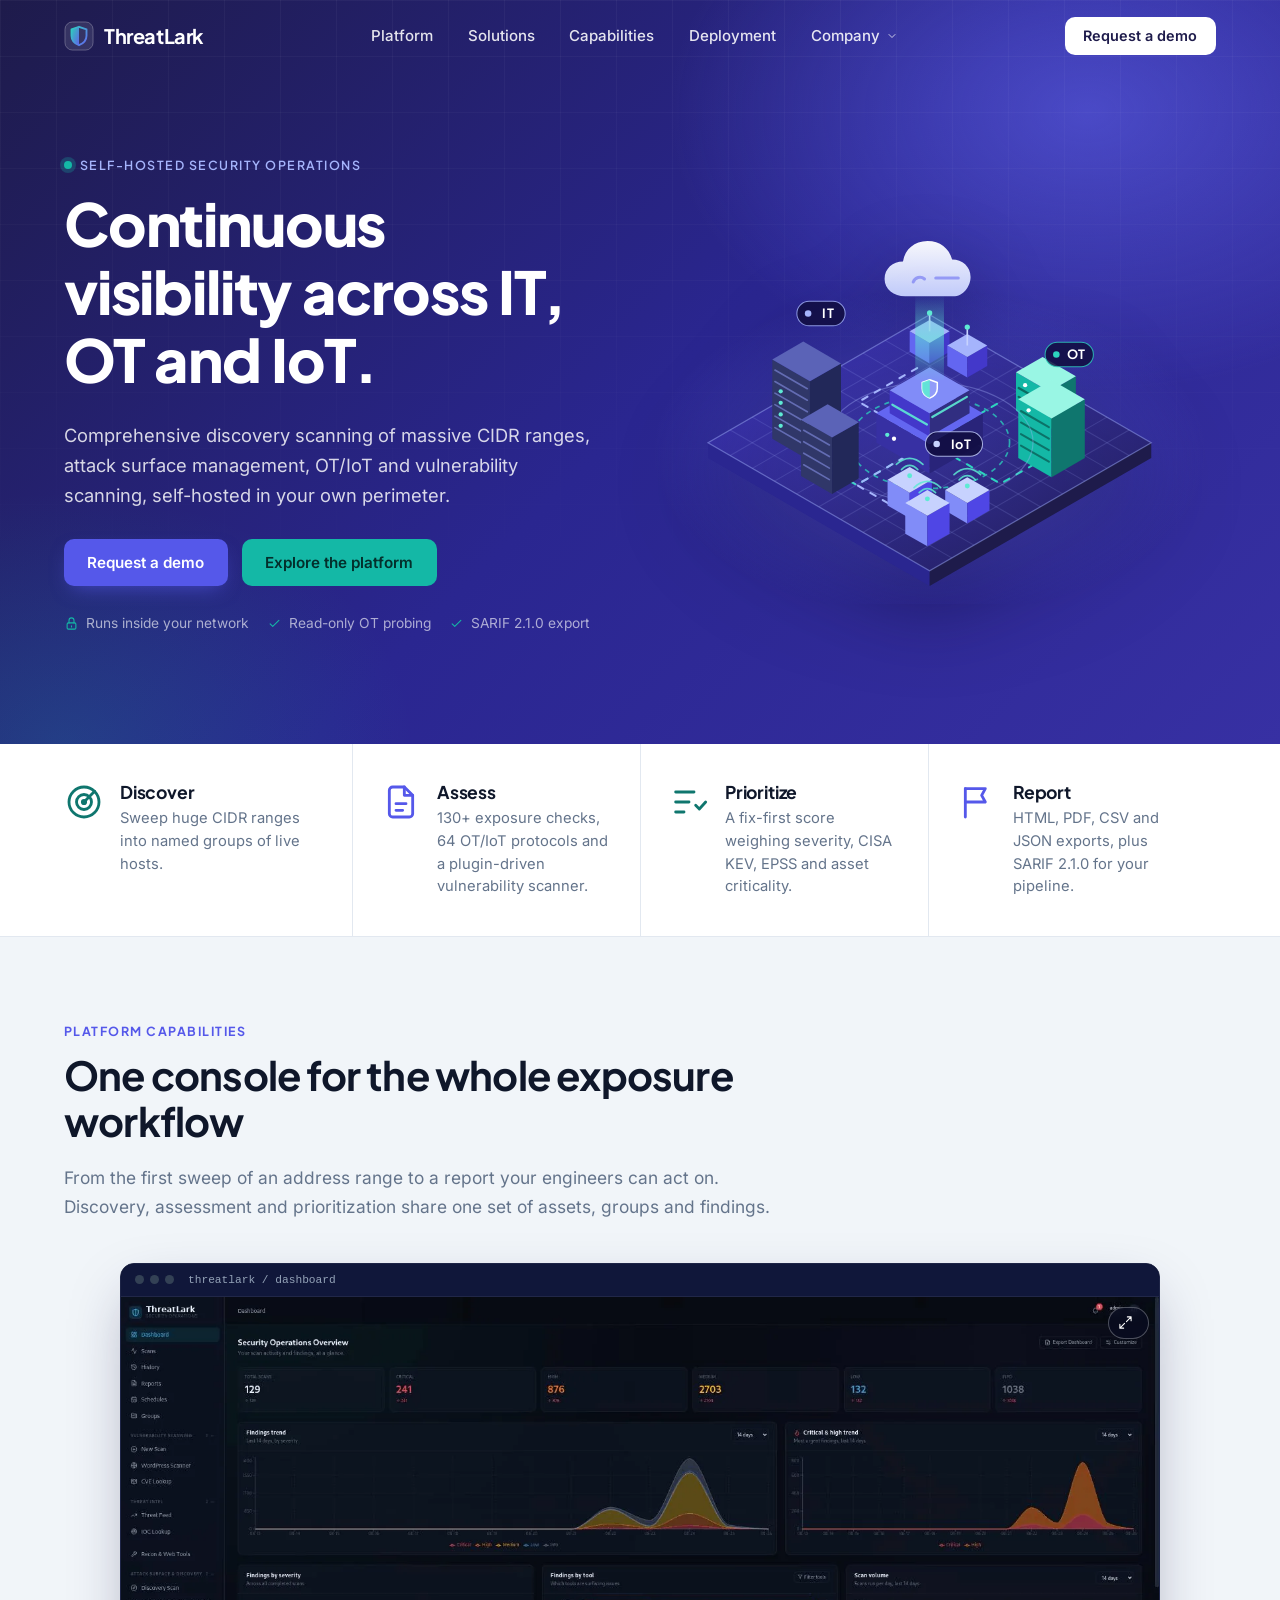
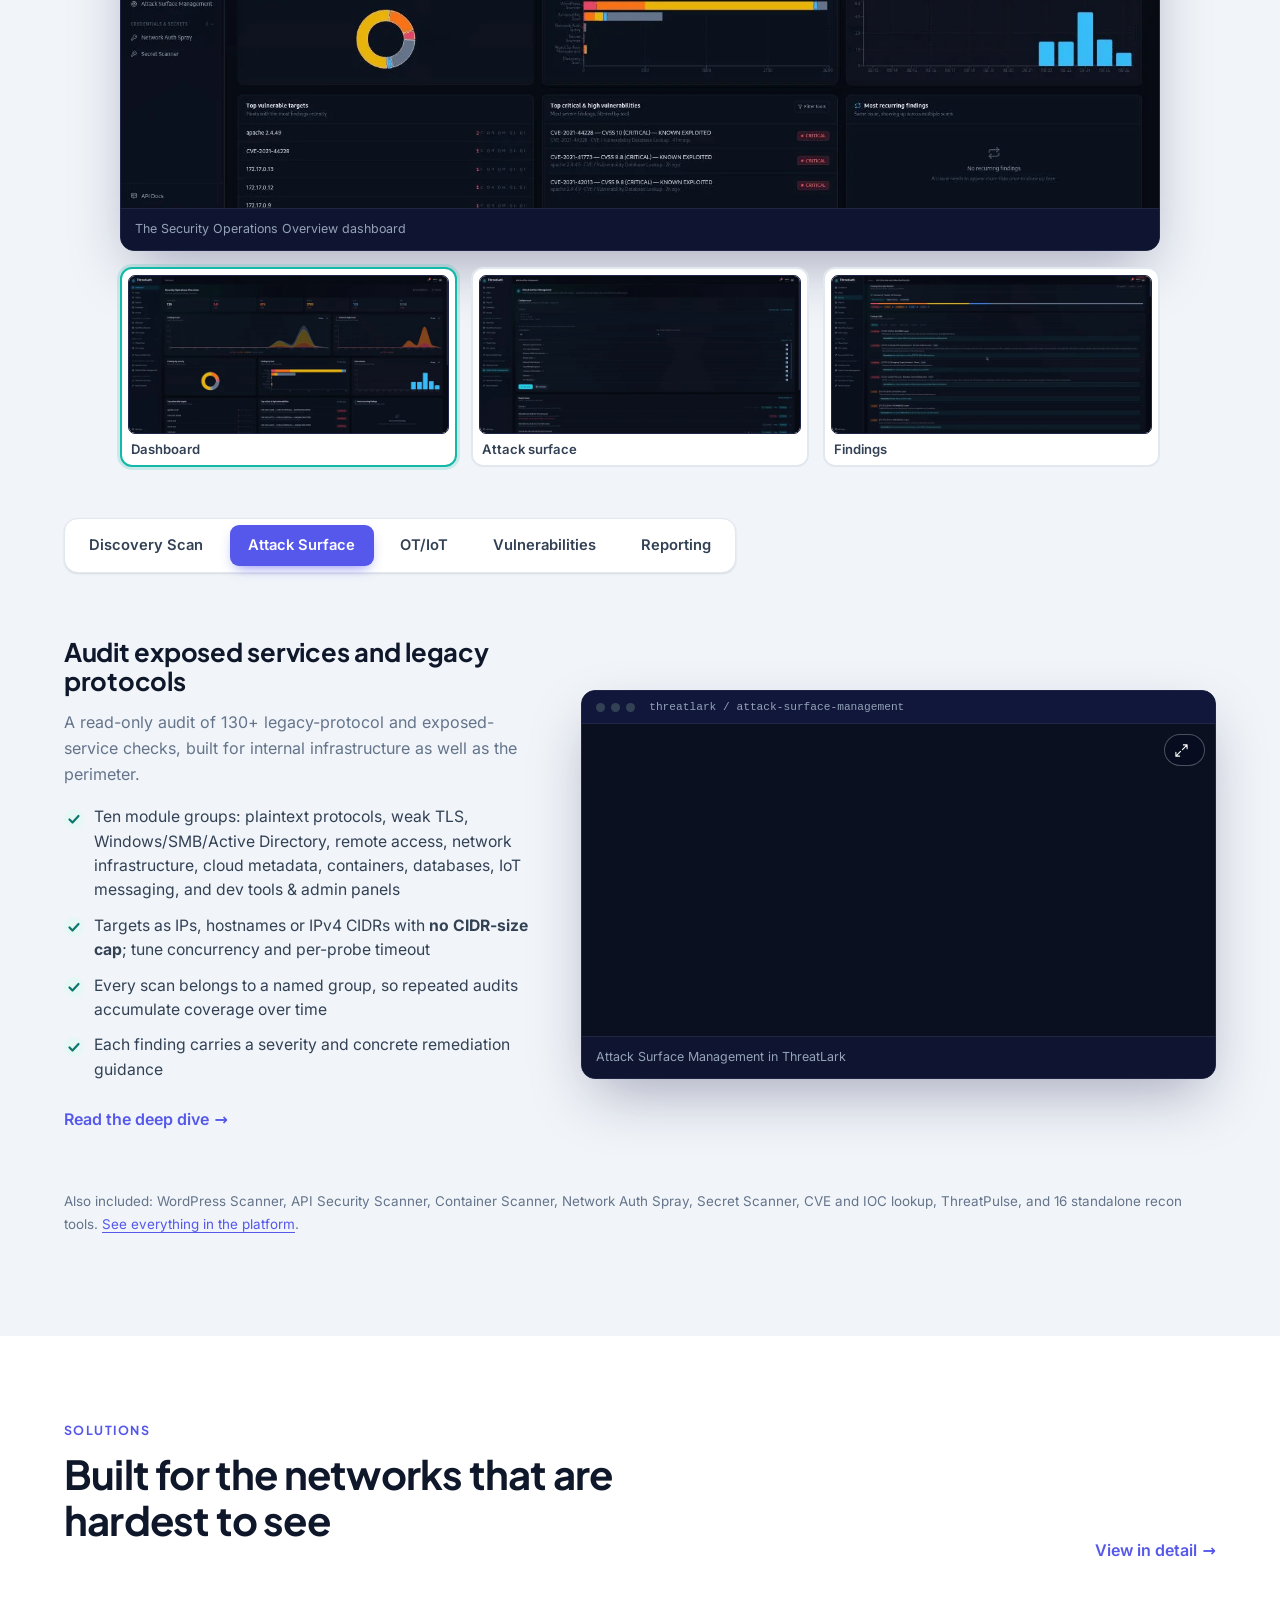
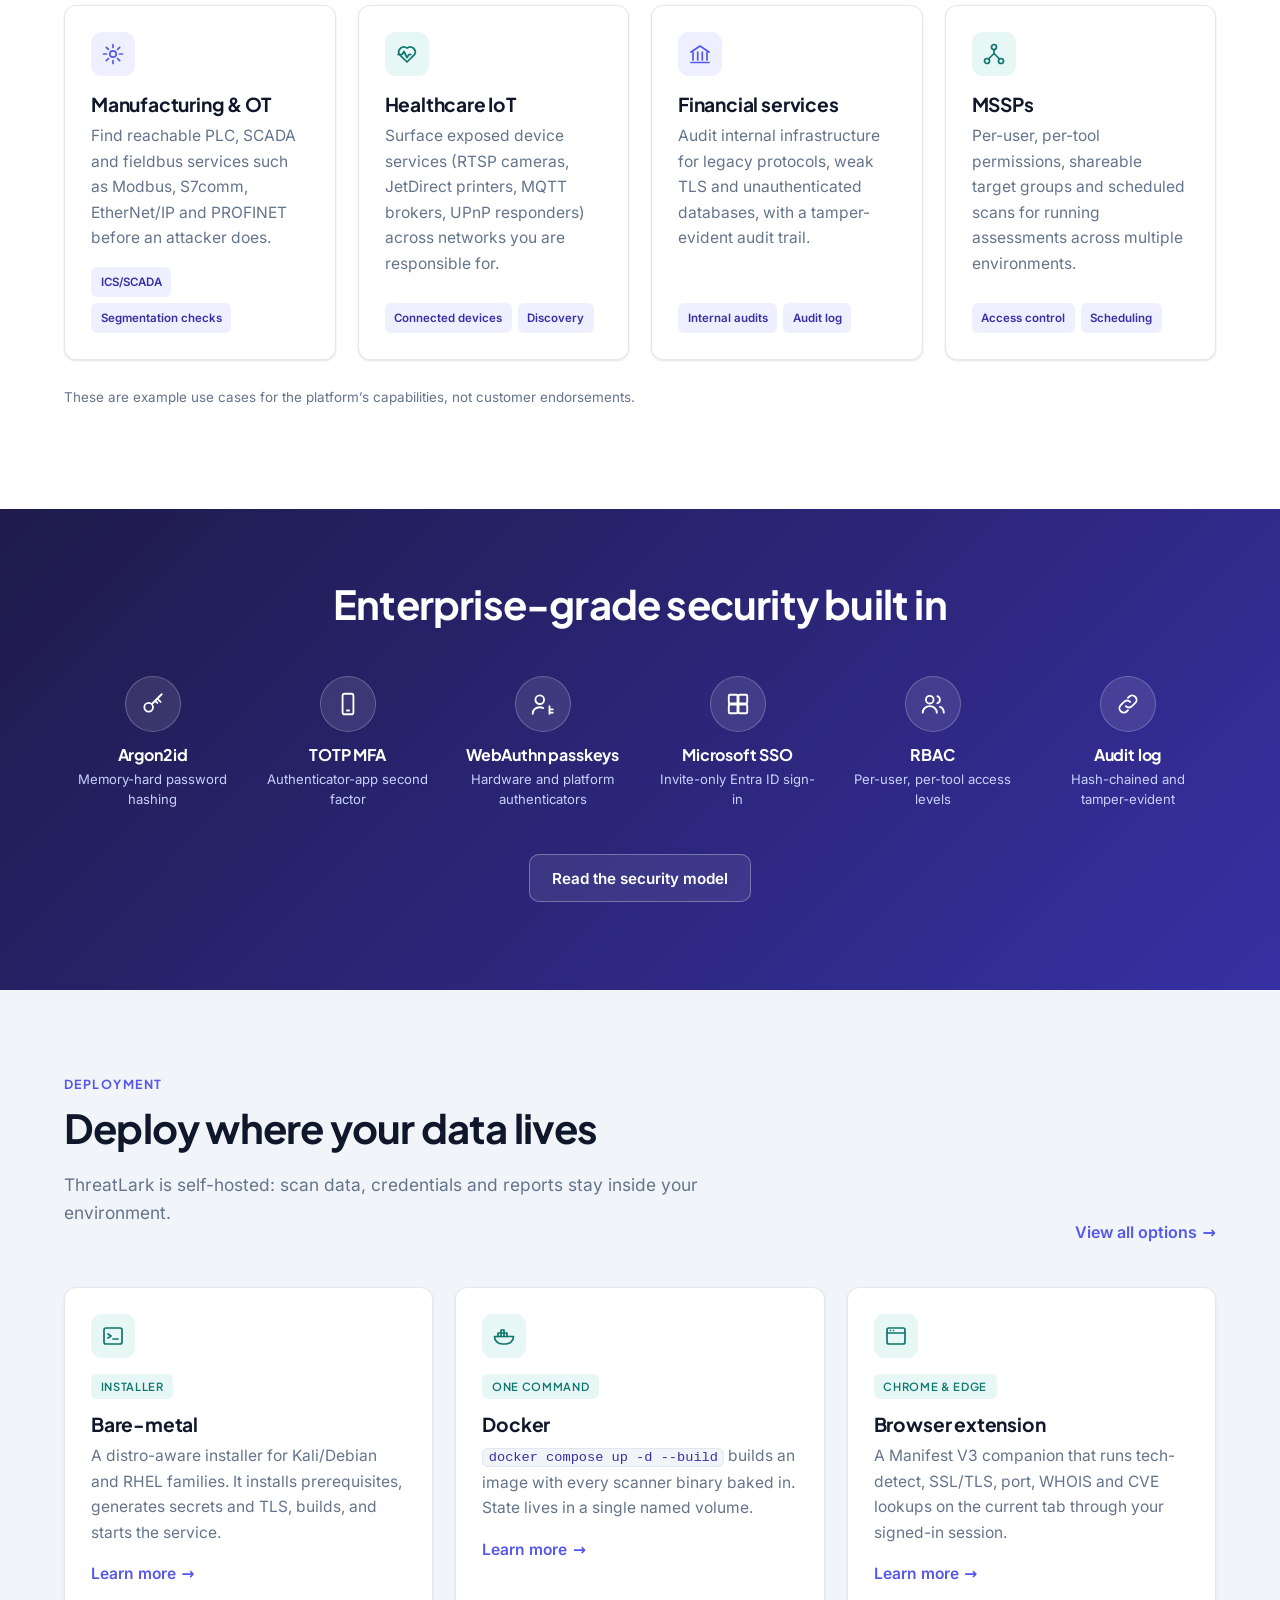
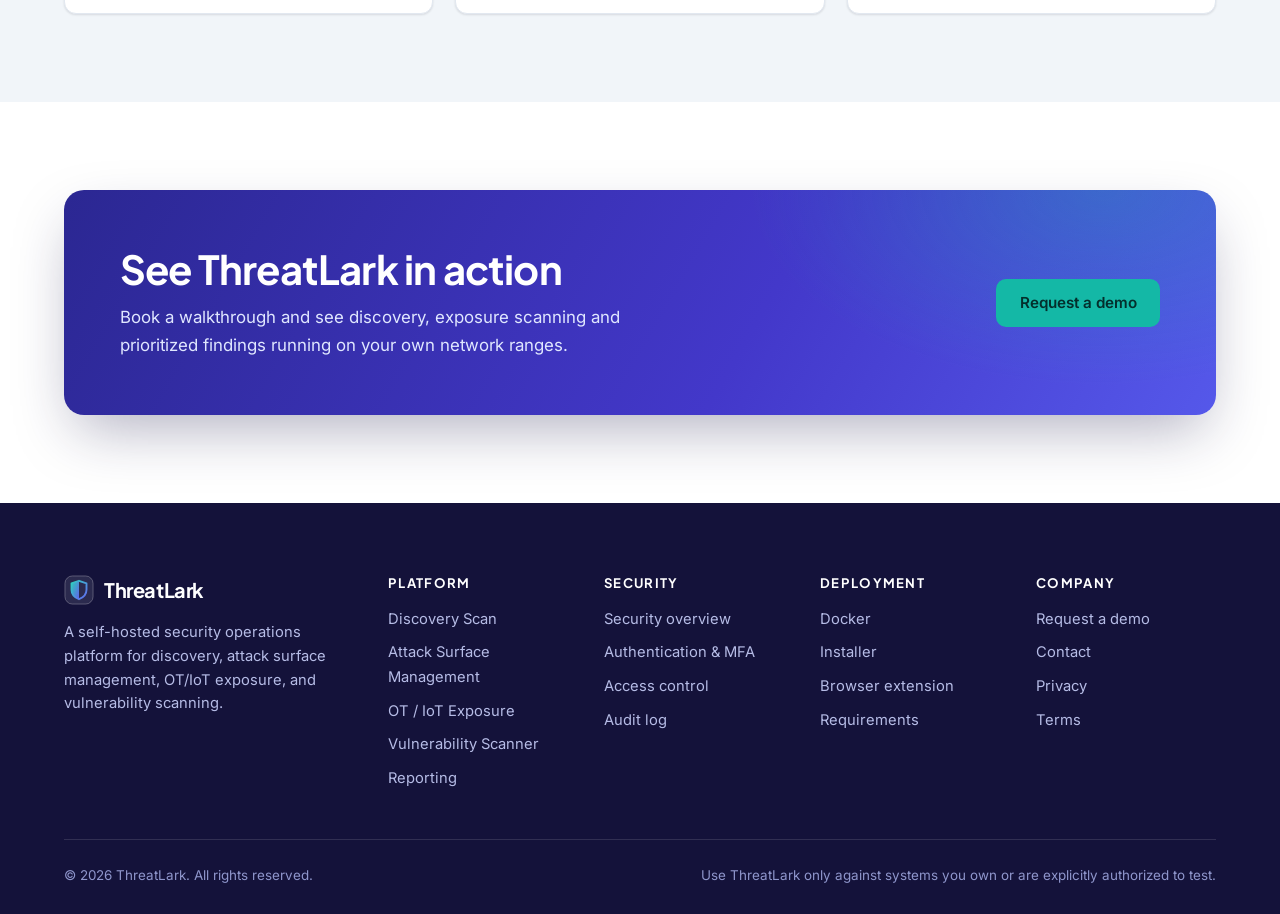
<file: index.html>
<!doctype html>
<html lang="en" class="no-js">
<head>
<meta charset="utf-8">
<meta name="viewport" content="width=device-width,initial-scale=1">
<title>ThreatLark | Continuous visibility across IT, OT and IoT</title>
<meta name="description" content="ThreatLark is a self-hosted security operations platform: discovery scanning of huge CIDR ranges, attack surface management, OT/IoT exposure and vulnerability scanning.">
<meta name="theme-color" content="#1E1B4B">
<link rel="canonical" href="https://threatlark.com/">
<link rel="icon" href="favicon.svg" type="image/svg+xml">
<link rel="icon" href="assets/img/favicon-32.png" sizes="32x32" type="image/png">
<link rel="apple-touch-icon" href="assets/img/apple-touch-icon.png">
<meta property="og:type" content="website">
<meta property="og:site_name" content="ThreatLark">
<meta property="og:title" content="ThreatLark | Continuous visibility across IT, OT and IoT">
<meta property="og:description" content="ThreatLark is a self-hosted security operations platform: discovery scanning of huge CIDR ranges, attack surface management, OT/IoT exposure and vulnerability scanning.">
<meta property="og:url" content="https://threatlark.com/">
<meta property="og:image" content="https://threatlark.com/assets/img/og-image.png">
<meta property="og:image:width" content="1200">
<meta property="og:image:height" content="630">
<meta name="twitter:card" content="summary_large_image">
<meta name="twitter:title" content="ThreatLark | Continuous visibility across IT, OT and IoT">
<meta name="twitter:description" content="ThreatLark is a self-hosted security operations platform: discovery scanning of huge CIDR ranges, attack surface management, OT/IoT exposure and vulnerability scanning.">
<meta name="twitter:image" content="https://threatlark.com/assets/img/og-image.png">
<link rel="preload" href="assets/fonts/plus-jakarta-sans-latin-wght-normal.woff2" as="font" type="font/woff2" crossorigin>
<link rel="preload" href="assets/fonts/inter-latin-wght-normal.woff2" as="font" type="font/woff2" crossorigin>
<link rel="stylesheet" href="css/style.css">
<script>document.documentElement.className='js'</script>
</head>
<body>
<a class="skip" href="#main">Skip to content</a>
<header class="site-header">
  <div class="container nav">
    <a class="brand" href="index.html" aria-label="ThreatLark home"><svg width="30" height="30" viewBox="0 0 32 32" aria-hidden="true" focusable="false"><defs><linearGradient id="lg30" x1="0" y1="0" x2="1" y2="1"><stop offset="0" stop-color="#2DD4BF"/><stop offset="1" stop-color="#6366F1"/></linearGradient></defs><rect x="1" y="1" width="30" height="30" rx="8" fill="rgba(255,255,255,.1)" stroke="rgba(255,255,255,.28)"/><path d="M16 6.2 24 9v6.6c0 4.8-3.2 8.2-8 10.2-4.8-2-8-5.4-8-10.2V9z" fill="none" stroke="url(#lg30)" stroke-width="2" stroke-linejoin="round"/><path d="M16 6.2v19.6C11.2 23.8 8 20.4 8 15.6V9z" fill="url(#lg30)" opacity=".95"/></svg><span>ThreatLark</span></a>
    <nav aria-label="Primary">
      <ul class="nav-links" id="nav-links"><li><a href="platform.html">Platform</a></li><li><a href="index.html#solutions">Solutions</a></li><li><a href="index.html#capabilities">Capabilities</a></li><li><a href="deployment.html">Deployment</a></li><li class="has-menu"><button class="nav-trigger" type="button" aria-expanded="false" aria-haspopup="true" aria-controls="company-menu">Company <svg viewBox="0 0 24 24" fill="none" stroke="currentColor" stroke-width="1.7" stroke-linecap="round" stroke-linejoin="round" aria-hidden="true" focusable="false"><path d="m6 9 6 6 6-6"/></svg></button><ul class="submenu" id="company-menu"><li><a href="security.html">Security</a></li><li><a href="request-demo.html">Contact</a></li><li><a href="privacy.html">Privacy</a></li><li><a href="terms.html">Terms</a></li></ul></li><li class="mobile-cta"><a class="btn btn-white" href="request-demo.html">Request a demo</a></li></ul>
    </nav>
    <div class="nav-cta">
      <a class="btn btn-white btn-sm" href="request-demo.html">Request a demo</a>
      <button class="menu-toggle" type="button" aria-expanded="false" aria-controls="nav-links" aria-label="Open menu"><svg class="i-open" viewBox="0 0 24 24" fill="none" stroke="currentColor" stroke-width="1.7" stroke-linecap="round" stroke-linejoin="round" aria-hidden="true" focusable="false"><path d="M4 7h16M4 12h16M4 17h16"/></svg><svg class="i-close" viewBox="0 0 24 24" fill="none" stroke="currentColor" stroke-width="1.7" stroke-linecap="round" stroke-linejoin="round" aria-hidden="true" focusable="false"><path d="M6 6l12 12M18 6 6 18"/></svg></button>
    </div>
  </div>
</header>
<main id="main">
<section class="hero">
  <div class="container hero-grid">
    <div>
      <p class="eyebrow"><span class="dot"></span>Self-hosted security operations</p>
      <h1>Continuous visibility across IT, OT and IoT.</h1>
      <p class="lead">Comprehensive discovery scanning of massive CIDR ranges, attack surface management, OT/IoT and vulnerability scanning, self-hosted in your own perimeter.</p>
      <div class="hero-actions"><a class="btn btn-primary" href="request-demo.html">Request a demo</a><a class="btn btn-teal" href="platform.html">Explore the platform</a></div>
      <p class="hero-note"><span><svg viewBox="0 0 24 24" fill="none" stroke="currentColor" stroke-width="1.7" stroke-linecap="round" stroke-linejoin="round" aria-hidden="true" focusable="false"><rect x="5" y="11" width="14" height="10" rx="2"/><path d="M8 11V7a4 4 0 0 1 8 0v4M12 15.5v2"/></svg>Runs inside your network</span><span><svg viewBox="0 0 24 24" fill="none" stroke="currentColor" stroke-width="1.7" stroke-linecap="round" stroke-linejoin="round" aria-hidden="true" focusable="false"><path d="m5 12.5 4.2 4.2L19 7"/></svg>Read-only OT probing</span><span><svg viewBox="0 0 24 24" fill="none" stroke="currentColor" stroke-width="1.7" stroke-linecap="round" stroke-linejoin="round" aria-hidden="true" focusable="false"><path d="m5 12.5 4.2 4.2L19 7"/></svg>SARIF 2.1.0 export</span></p>
    </div>
    <div class="hero-visual">
      <svg class="hero-iso" viewBox="0 0 560 400" role="img" aria-labelledby="iso-t iso-d"><title id="iso-t">Isometric illustration of an IT, OT and IoT network</title><desc id="iso-d">A central ThreatLark platform node connected to IT servers, OT controllers and IoT devices on a shared network, with a cloud above.</desc><defs>
<linearGradient id="plat" x1="0" y1="0" x2="1" y2="1"><stop offset="0" stop-color="#4338CA" stop-opacity=".55"/><stop offset="1" stop-color="#1E1B4B" stop-opacity=".85"/></linearGradient>
<linearGradient id="beam" x1="0" y1="0" x2="0" y2="1"><stop offset="0" stop-color="#5EEAD4" stop-opacity=".0"/><stop offset=".5" stop-color="#5EEAD4" stop-opacity=".55"/><stop offset="1" stop-color="#5EEAD4" stop-opacity=".05"/></linearGradient>
<linearGradient id="cloud" x1="0" y1="0" x2="0" y2="1"><stop offset="0" stop-color="#FFFFFF"/><stop offset="1" stop-color="#C7D2FE"/></linearGradient>
<radialGradient id="glow" cx=".5" cy=".5" r=".5"><stop offset="0" stop-color="#6366F1" stop-opacity=".55"/><stop offset="1" stop-color="#6366F1" stop-opacity="0"/></radialGradient>
</defs><ellipse cx="280" cy="253" rx="270" ry="160" fill="url(#glow)"/><polygon points="63.5,243.0 280.0,368.0 280.0,383.0 63.5,258.0" fill="#2A2690"/><polygon points="496.5,243.0 280.0,368.0 280.0,383.0 496.5,258.0" fill="#1E1B4B"/><polygon points="280.0,118.0 496.5,243.0 280.0,368.0 63.5,243.0" fill="url(#plat)" stroke="rgba(165,180,252,.45)" stroke-width="1.2"/><line x1="301.6" y1="130.5" x2="85.2" y2="255.5" stroke="rgba(165,180,252,.16)"/><line x1="258.4" y1="130.5" x2="474.9" y2="255.5" stroke="rgba(165,180,252,.16)"/><line x1="323.3" y1="143.0" x2="106.8" y2="268.0" stroke="rgba(165,180,252,.16)"/><line x1="236.7" y1="143.0" x2="453.2" y2="268.0" stroke="rgba(165,180,252,.16)"/><line x1="344.9" y1="155.5" x2="128.4" y2="280.5" stroke="rgba(165,180,252,.16)"/><line x1="215.1" y1="155.5" x2="431.6" y2="280.5" stroke="rgba(165,180,252,.16)"/><line x1="366.6" y1="168.0" x2="150.1" y2="293.0" stroke="rgba(165,180,252,.16)"/><line x1="193.4" y1="168.0" x2="409.9" y2="293.0" stroke="rgba(165,180,252,.16)"/><line x1="388.2" y1="180.5" x2="171.8" y2="305.5" stroke="rgba(165,180,252,.16)"/><line x1="171.8" y1="180.5" x2="388.2" y2="305.5" stroke="rgba(165,180,252,.16)"/><line x1="409.9" y1="193.0" x2="193.4" y2="318.0" stroke="rgba(165,180,252,.16)"/><line x1="150.1" y1="193.0" x2="366.6" y2="318.0" stroke="rgba(165,180,252,.16)"/><line x1="431.6" y1="205.5" x2="215.1" y2="330.5" stroke="rgba(165,180,252,.16)"/><line x1="128.4" y1="205.5" x2="344.9" y2="330.5" stroke="rgba(165,180,252,.16)"/><line x1="453.2" y1="218.0" x2="236.7" y2="343.0" stroke="rgba(165,180,252,.16)"/><line x1="106.8" y1="218.0" x2="323.3" y2="343.0" stroke="rgba(165,180,252,.16)"/><line x1="474.9" y1="230.5" x2="258.4" y2="355.5" stroke="rgba(165,180,252,.16)"/><line x1="85.2" y1="230.5" x2="301.6" y2="355.5" stroke="rgba(165,180,252,.16)"/><path d="M280.0,243.0 L208.6,284.2 L156.6,254.2" fill="none" stroke="#2DD4BF" stroke-width="2" stroke-linecap="round" stroke-linejoin="round" class="flow"/><path d="M280.0,243.0 L208.6,284.2 L273.5,321.8" fill="none" stroke="#A5B4FC" stroke-width="2" stroke-linecap="round" stroke-linejoin="round" class="flow"/><path d="M280.0,243.0 L349.3,283.0 L401.2,253.0" fill="none" stroke="#2DD4BF" stroke-width="2" stroke-linecap="round" stroke-linejoin="round" class="flow"/><path d="M280.0,243.0 L210.7,203.0 L271.3,168.0" fill="none" stroke="#A5B4FC" stroke-width="2" stroke-linecap="round" stroke-linejoin="round" class="flow"/><path d="M280.0,243.0 L349.3,203.0" fill="none" stroke="#2DD4BF" stroke-width="2" stroke-linecap="round" stroke-linejoin="round" class="flow"/><g ><polygon points="260.5,134.2 280.0,145.5 280.0,165.5 260.5,154.2" fill="#6366F1"/><polygon points="299.5,134.2 280.0,145.5 280.0,165.5 299.5,154.2" fill="#4338CA"/><polygon points="280.0,123.0 299.5,134.2 280.0,145.5 260.5,134.2" fill="#A5B4FC"/></g><line x1="280.0" y1="134.2" x2="280.0" y2="118.2" stroke="#C7D2FE" stroke-width="1.6"/><circle cx="280.0" cy="116.2" r="2.6" fill="#5EEAD4" class="pulse"/><g ><polygon points="297.3,148.0 316.8,159.2 316.8,179.2 297.3,168.0" fill="#6366F1"/><polygon points="336.3,148.0 316.8,159.2 316.8,179.2 336.3,168.0" fill="#4338CA"/><polygon points="316.8,136.8 336.3,148.0 316.8,159.2 297.3,148.0" fill="#A5B4FC"/></g><line x1="316.8" y1="148.0" x2="316.8" y2="132.0" stroke="#C7D2FE" stroke-width="1.6"/><circle cx="316.8" cy="130.0" r="2.6" fill="#5EEAD4" class="pulse"/><g ><polygon points="364.4,174.2 396.9,193.0 396.9,230.5 364.4,211.8" fill="#14B8A6"/><polygon points="422.9,178.0 396.9,193.0 396.9,230.5 422.9,215.5" fill="#0F766E"/><polygon points="390.4,159.2 422.9,178.0 396.9,193.0 364.4,174.2" fill="#99F6E4"/></g><line x1="367.0" y1="189.5" x2="394.3" y2="205.2" stroke="#042F2C" stroke-width="2.2" stroke-linecap="round" opacity="0.55"/><line x1="367.0" y1="198.2" x2="394.3" y2="214.0" stroke="#042F2C" stroke-width="2.2" stroke-linecap="round" opacity="0.55"/><circle cx="373.3" cy="186.8" r="2.1" fill="#fff" class="pulse"/><g ><polygon points="366.6,200.5 399.1,219.2 399.1,276.8 366.6,258.0" fill="#14B8A6"/><polygon points="431.6,200.5 399.1,219.2 399.1,276.8 431.6,258.0" fill="#0F766E"/><polygon points="399.1,181.8 431.6,200.5 399.1,219.2 366.6,200.5" fill="#99F6E4"/></g><line x1="369.2" y1="245.8" x2="396.5" y2="261.5" stroke="#042F2C" stroke-width="2" stroke-linecap="round" opacity="0.5"/><line x1="369.2" y1="234.5" x2="396.5" y2="250.2" stroke="#042F2C" stroke-width="2" stroke-linecap="round" opacity="0.5"/><line x1="369.2" y1="223.2" x2="396.5" y2="239.0" stroke="#042F2C" stroke-width="2" stroke-linecap="round" opacity="0.5"/><line x1="369.2" y1="212.0" x2="396.5" y2="227.8" stroke="#042F2C" stroke-width="2" stroke-linecap="round" opacity="0.5"/><circle cx="376.7" cy="211.3" r="2.1" fill="#fff" class="pulse"/><ellipse cx="280.0" cy="242.5" rx="78.1" ry="45.1" fill="none" stroke="#2DD4BF" stroke-width="1.6" opacity="0.75" stroke-dasharray="5 5"/><ellipse cx="280.0" cy="242.5" rx="101.0" ry="58.3" fill="none" stroke="#A5B4FC" stroke-width="1.2" opacity="0.35"/><g ><polygon points="228.0,214.2 280.0,244.2 280.0,273.0 228.0,243.0" fill="#3730A3"/><polygon points="332.0,214.2 280.0,244.2 280.0,273.0 332.0,243.0" fill="#29247A"/><polygon points="280.0,184.2 332.0,214.2 280.0,244.2 228.0,214.2" fill="#6366F1"/></g><g ><polygon points="241.0,191.8 280.0,214.2 280.0,236.8 241.0,214.2" fill="#4338CA"/><polygon points="319.0,191.8 280.0,214.2 280.0,236.8 319.0,214.2" fill="#312E81"/><polygon points="280.0,169.2 319.0,191.8 280.0,214.2 241.0,191.8" fill="#818CF8"/></g><line x1="243.6" y1="205.8" x2="277.4" y2="225.2" stroke="#5EEAD4" stroke-width="2.2" stroke-linecap="round" opacity="0.9"/><line x1="316.4" y1="198.2" x2="282.6" y2="217.8" stroke="#5EEAD4" stroke-width="2.2" stroke-linecap="round" opacity="0.9"/><circle cx="238.6" cy="235.3" r="2.1" fill="#5EEAD4" class="pulse"/><circle cx="245.2" cy="239.1" r="2.1" fill="#fff" class="pulse"/><g transform="translate(267.0,178.8) scale(.82)"><path d="M16 3.2 25 6.5v7.2c0 5.4-3.6 9.2-9 11.4-5.4-2.2-9-6-9-11.4V6.5z" fill="#fff" fill-opacity=".14" stroke="#fff" stroke-width="1.8" stroke-linejoin="round"/><path d="M16 3.2v21.9c-5.4-2.2-9-6-9-11.4V6.5z" fill="#5EEAD4" opacity=".9"/></g><rect x="266.0" y="98.0" width="28" height="83.8" fill="url(#beam)" class="pulse" style="animation-duration:4s"/><g transform="translate(230.0,44.0)"><path d="M26 56c-11 0-20-7-20-17s8-17 18-17c2-12 11-20 24-20 12 0 21 7 24 18 10 0 18 7 18 17 0 9-7 19-17 19z" fill="url(#cloud)" opacity=".96"/><path d="M40 40h40M52 31l-8 9 8 9M68 31l8 9-8 9" fill="none" stroke="#4338CA" stroke-width="2.6" stroke-linecap="round" stroke-linejoin="round" opacity=".0"/><path d="M34 42a7 7 0 0 1 11-3M56 38h22" fill="none" stroke="#6366F1" stroke-width="3" stroke-linecap="round" opacity=".55"/></g><g ><polygon points="126.3,161.8 163.1,183.0 163.1,260.5 126.3,239.2" fill="#303769"/><polygon points="193.4,165.5 163.1,183.0 163.1,260.5 193.4,243.0" fill="#222859"/><polygon points="156.6,144.2 193.4,165.5 163.1,183.0 126.3,161.8" fill="#5B63B7"/></g><line x1="128.9" y1="228.2" x2="160.5" y2="246.5" stroke="#8E98F0" stroke-width="1.6" stroke-linecap="round" opacity="0.55"/><line x1="128.9" y1="217.0" x2="160.5" y2="235.2" stroke="#8E98F0" stroke-width="1.6" stroke-linecap="round" opacity="0.55"/><line x1="128.9" y1="205.8" x2="160.5" y2="224.0" stroke="#8E98F0" stroke-width="1.6" stroke-linecap="round" opacity="0.55"/><line x1="128.9" y1="194.5" x2="160.5" y2="212.8" stroke="#8E98F0" stroke-width="1.6" stroke-linecap="round" opacity="0.55"/><line x1="128.9" y1="183.2" x2="160.5" y2="201.5" stroke="#8E98F0" stroke-width="1.6" stroke-linecap="round" opacity="0.55"/><line x1="128.9" y1="172.0" x2="160.5" y2="190.2" stroke="#8E98F0" stroke-width="1.6" stroke-linecap="round" opacity="0.55"/><circle cx="134.5" cy="226.5" r="2.1" fill="#5EEAD4" class="pulse"/><circle cx="134.5" cy="215.3" r="2.1" fill="#5EEAD4" class="pulse"/><circle cx="134.5" cy="204.0" r="2.1" fill="#5EEAD4" class="pulse"/><circle cx="134.5" cy="192.8" r="2.1" fill="#5EEAD4" class="pulse"/><g ><polygon points="154.4,220.5 184.7,238.0 184.7,293.0 154.4,275.5" fill="#303769"/><polygon points="210.7,223.0 184.7,238.0 184.7,293.0 210.7,278.0" fill="#222859"/><polygon points="180.4,205.5 210.7,223.0 184.7,238.0 154.4,220.5" fill="#5B63B7"/></g><line x1="157.0" y1="264.5" x2="182.1" y2="279.0" stroke="#8E98F0" stroke-width="1.6" stroke-linecap="round" opacity="0.55"/><line x1="157.0" y1="253.2" x2="182.1" y2="267.8" stroke="#8E98F0" stroke-width="1.6" stroke-linecap="round" opacity="0.55"/><line x1="157.0" y1="242.0" x2="182.1" y2="256.5" stroke="#8E98F0" stroke-width="1.6" stroke-linecap="round" opacity="0.55"/><line x1="157.0" y1="230.8" x2="182.1" y2="245.2" stroke="#8E98F0" stroke-width="1.6" stroke-linecap="round" opacity="0.55"/><g ><polygon points="238.9,279.2 260.5,291.8 260.5,316.8 238.9,304.2" fill="#818CF8"/><polygon points="282.2,279.2 260.5,291.8 260.5,316.8 282.2,304.2" fill="#4F46E5"/><polygon points="260.5,266.8 282.2,279.2 260.5,291.8 238.9,279.2" fill="#C7D2FE"/></g><path d="M252.5,269.2 q8,-8 16,0 M247.5,264.2 q13,-12 26,0" fill="none" stroke="#5EEAD4" stroke-width="1.6" stroke-linecap="round" opacity=".85" class="pulse"/><circle cx="260.5" cy="275.2" r="2.4" fill="#5EEAD4"/><g ><polygon points="295.2,289.2 316.8,301.8 316.8,321.8 295.2,309.2" fill="#818CF8"/><polygon points="338.5,289.2 316.8,301.8 316.8,321.8 338.5,309.2" fill="#4F46E5"/><polygon points="316.8,276.8 338.5,289.2 316.8,301.8 295.2,289.2" fill="#C7D2FE"/></g><path d="M308.8,279.2 q8,-8 16,0 M303.8,274.2 q13,-12 26,0" fill="none" stroke="#5EEAD4" stroke-width="1.6" stroke-linecap="round" opacity=".85" class="pulse"/><circle cx="316.8" cy="285.2" r="2.4" fill="#5EEAD4"/><g ><polygon points="256.2,301.8 277.8,314.2 277.8,344.2 256.2,331.8" fill="#818CF8"/><polygon points="299.5,301.8 277.8,314.2 277.8,344.2 299.5,331.8" fill="#4F46E5"/><polygon points="277.8,289.2 299.5,301.8 277.8,314.2 256.2,301.8" fill="#C7D2FE"/></g><path d="M269.8,291.8 q8,-8 16,0 M264.8,286.8 q13,-12 26,0" fill="none" stroke="#5EEAD4" stroke-width="1.6" stroke-linecap="round" opacity=".85" class="pulse"/><circle cx="277.8" cy="297.8" r="2.4" fill="#5EEAD4"/><g transform="translate(173.9,116.8)"><rect x="-23.6" y="-12" width="47.2" height="24" rx="12" fill="rgba(15,12,60,.82)" stroke="#A5B4FC" stroke-opacity=".8"/><circle cx="-12.6" cy="0" r="3.2" fill="#A5B4FC"/><text x="7.0" y="4.5" text-anchor="middle" font-family="Plus Jakarta Sans,Inter,sans-serif" font-size="12.5" font-weight="700" fill="#fff" letter-spacing=".04em">IT</text></g><g transform="translate(416.4,156.8)"><rect x="-23.6" y="-12" width="47.2" height="24" rx="12" fill="rgba(15,12,60,.82)" stroke="#2DD4BF" stroke-opacity=".8"/><circle cx="-12.6" cy="0" r="3.2" fill="#2DD4BF"/><text x="7.0" y="4.5" text-anchor="middle" font-family="Plus Jakarta Sans,Inter,sans-serif" font-size="12.5" font-weight="700" fill="#fff" letter-spacing=".04em">OT</text></g><g transform="translate(303.8,244.2)"><rect x="-27.9" y="-12" width="55.8" height="24" rx="12" fill="rgba(15,12,60,.82)" stroke="#C7D2FE" stroke-opacity=".8"/><circle cx="-16.9" cy="0" r="3.2" fill="#C7D2FE"/><text x="7.0" y="4.5" text-anchor="middle" font-family="Plus Jakarta Sans,Inter,sans-serif" font-size="12.5" font-weight="700" fill="#fff" letter-spacing=".04em">IoT</text></g></svg>
    </div>
  </div>
</section>
<section class="value-row" aria-label="How ThreatLark works"><div class="container value-grid"><div class="value-item"><svg class="ico" viewBox="0 0 24 24" fill="none" stroke="currentColor" stroke-width="1.7" stroke-linecap="round" stroke-linejoin="round" aria-hidden="true" focusable="false"><circle cx="12" cy="12" r="9"/><circle cx="12" cy="12" r="4.5"/><path d="M12 12 18.4 5.6"/><circle cx="12" cy="12" r="1" fill="currentColor"/></svg><div><h3>Discover</h3><p>Sweep huge CIDR ranges into named groups of live hosts.</p></div></div><div class="value-item"><svg class="ico" viewBox="0 0 24 24" fill="none" stroke="currentColor" stroke-width="1.7" stroke-linecap="round" stroke-linejoin="round" aria-hidden="true" focusable="false"><path d="M14 3H7a2 2 0 0 0-2 2v14a2 2 0 0 0 2 2h10a2 2 0 0 0 2-2V8z"/><path d="M14 3v5h5M9 13h6M9 17h4"/></svg><div><h3>Assess</h3><p>130+ exposure checks, 64 OT/IoT protocols and a plugin-driven vulnerability scanner.</p></div></div><div class="value-item"><svg class="ico" viewBox="0 0 24 24" fill="none" stroke="currentColor" stroke-width="1.7" stroke-linecap="round" stroke-linejoin="round" aria-hidden="true" focusable="false"><path d="M4 6h11M4 12h8M4 18h5"/><path d="m16 14 2.2 2.2L22 12"/></svg><div><h3>Prioritize</h3><p>A fix-first score weighing severity, CISA KEV, EPSS and asset criticality.</p></div></div><div class="value-item"><svg class="ico" viewBox="0 0 24 24" fill="none" stroke="currentColor" stroke-width="1.7" stroke-linecap="round" stroke-linejoin="round" aria-hidden="true" focusable="false"><path d="M5 21V4"/><path d="M5 4h12l-2.2 4L17 12H5"/></svg><div><h3>Report</h3><p>HTML, PDF, CSV and JSON exports, plus SARIF 2.1.0 for your pipeline.</p></div></div></div></section>
<section class="section section-slate" id="capabilities">
  <div class="container">
    <div class="section-head"><span class="kicker">Platform capabilities</span><h2>One console for the whole exposure workflow</h2><p>From the first sweep of an address range to a report your engineers can act on. Discovery, assessment and prioritization share one set of assets, groups and findings.</p></div>
    <div class="gallery" data-gallery><div class="g-main"><div class="g-item" data-g-item="0"><figure class="shot"><div class="chrome"><i></i><i></i><i></i><span>threatlark / dashboard</span></div>
<a class="zoom" href="assets/img/dashboard.webp" data-lightbox aria-haspopup="dialog" aria-label="Expand screenshot: The Security Operations Overview dashboard"><picture><source type="image/webp" srcset="assets/img/dashboard-800.webp 800w, assets/img/dashboard.webp 1568w" sizes="(min-width:1080px) 1000px, 94vw"><img src="assets/img/dashboard.webp" width="1568" height="773" alt="ThreatLark Security Operations Overview dashboard with findings trend, severity breakdown and top vulnerable targets"></picture><span class="zoom-badge"><svg viewBox="0 0 24 24" fill="none" stroke="currentColor" stroke-width="1.7" stroke-linecap="round" stroke-linejoin="round" aria-hidden="true" focusable="false"><path d="M15 3h6v6M9 21H3v-6M21 3l-7.5 7.5M3 21l7.5-7.5"/></svg><b>Expand</b></span></a>
<figcaption>The Security Operations Overview dashboard</figcaption></figure></div><div class="g-item" data-g-item="1" ><figure class="shot"><div class="chrome"><i></i><i></i><i></i><span>threatlark / attack-surface-management</span></div>
<a class="zoom" href="assets/img/attack-surface.webp" data-lightbox aria-haspopup="dialog" aria-label="Expand screenshot: Attack Surface Management in ThreatLark"><picture><source type="image/webp" srcset="assets/img/attack-surface-800.webp 800w, assets/img/attack-surface.webp 1568w" sizes="(min-width:1080px) 1000px, 94vw"><img src="assets/img/attack-surface.webp" width="1568" height="773" alt="ThreatLark Attack Surface Management page showing scan configuration, module groups and recent scans" loading="lazy" decoding="async"></picture><span class="zoom-badge"><svg viewBox="0 0 24 24" fill="none" stroke="currentColor" stroke-width="1.7" stroke-linecap="round" stroke-linejoin="round" aria-hidden="true" focusable="false"><path d="M15 3h6v6M9 21H3v-6M21 3l-7.5 7.5M3 21l7.5-7.5"/></svg><b>Expand</b></span></a>
<figcaption>Attack Surface Management in ThreatLark</figcaption></figure></div><div class="g-item" data-g-item="2" ><figure class="shot"><div class="chrome"><i></i><i></i><i></i><span>threatlark / history / scan</span></div>
<a class="zoom" href="assets/img/findings.webp" data-lightbox aria-haspopup="dialog" aria-label="Expand screenshot: Scan results with severity tabs and remediation"><picture><source type="image/webp" srcset="assets/img/findings-800.webp 800w, assets/img/findings.webp 1568w" sizes="(min-width:1080px) 1000px, 94vw"><img src="assets/img/findings.webp" width="1568" height="773" alt="ThreatLark scan results listing findings by severity with remediation guidance" loading="lazy" decoding="async"></picture><span class="zoom-badge"><svg viewBox="0 0 24 24" fill="none" stroke="currentColor" stroke-width="1.7" stroke-linecap="round" stroke-linejoin="round" aria-hidden="true" focusable="false"><path d="M15 3h6v6M9 21H3v-6M21 3l-7.5 7.5M3 21l7.5-7.5"/></svg><b>Expand</b></span></a>
<figcaption>Scan results with severity tabs and remediation</figcaption></figure></div></div><div class="g-thumbs" role="group" aria-label="Choose a screenshot"><button type="button" class="g-thumb" data-g-thumb="0" aria-pressed="true" aria-label="Show dashboard screenshot"><img src="assets/img/dashboard-800.webp" width="800" height="394" alt="" loading="lazy" decoding="async"><span>Dashboard</span></button><button type="button" class="g-thumb" data-g-thumb="1" aria-pressed="false" aria-label="Show attack surface screenshot"><img src="assets/img/attack-surface-800.webp" width="800" height="394" alt="" loading="lazy" decoding="async"><span>Attack surface</span></button><button type="button" class="g-thumb" data-g-thumb="2" aria-pressed="false" aria-label="Show findings screenshot"><img src="assets/img/findings-800.webp" width="800" height="394" alt="" loading="lazy" decoding="async"><span>Findings</span></button></div></div>
    <div data-tabs>
      <div class="tabs-list" role="tablist" aria-label="Platform capabilities"><button class="tab" role="tab" id="tab-discovery" aria-controls="panel-discovery" aria-selected="false" tabindex="-1" type="button">Discovery Scan</button><button class="tab" role="tab" id="tab-asm" aria-controls="panel-asm" aria-selected="true" tabindex="0" type="button">Attack Surface</button><button class="tab" role="tab" id="tab-ot" aria-controls="panel-ot" aria-selected="false" tabindex="-1" type="button">OT/IoT</button><button class="tab" role="tab" id="tab-vuln" aria-controls="panel-vuln" aria-selected="false" tabindex="-1" type="button">Vulnerabilities</button><button class="tab" role="tab" id="tab-reporting" aria-controls="panel-reporting" aria-selected="false" tabindex="-1" type="button">Reporting</button></div>
      <div class="tab-panel" role="tabpanel" id="panel-discovery" aria-labelledby="tab-discovery" tabindex="0" hidden>
  <div><h3>Know what is on the network, at any scale</h3><p>Fast live-host sweeps built on nmap host discovery, designed for large internal address space.</p><ul class="checks"><li>Sweep CIDR ranges, IP ranges, lists and hostnames in nmap target syntax, with <strong>no cap on range size</strong></li><li>New live hosts are <strong>appended to a named target group</strong>; nothing is removed, so repeated sweeps build lasting coverage</li><li>Tunable packet rate, timing template, retries and per-host timeout, with live progress</li><li>Passive OS and device hints from reply TTL and MAC vendor, plus reverse-DNS names</li><li>A guard flags sweeps where an implausible share of a range answers (proxy-ARP or RST-everything devices)</li></ul><a class="link-arrow" href="platform.html#discovery">Read the deep dive</a></div>
  <div><figure class="diagram"><svg viewBox="0 0 640 330" role="img" aria-labelledby="dd-t dd-d" font-family="Inter,system-ui,sans-serif"><title id="dd-t">Discovery Scan flow</title><desc id="dd-d">Target ranges are swept with nmap host discovery, and live hosts are appended to a named target group.</desc>
<defs><marker id="arr" viewBox="0 0 10 10" refX="8" refY="5" markerWidth="7" markerHeight="7" orient="auto"><path d="M0 0 10 5 0 10z" fill="#5EEAD4"/></marker></defs>
<g>
<text x="20" y="28" fill="#A5B4FC" font-size="11" font-weight="700" letter-spacing="1.4">TARGET RANGES</text>
<rect x="20" y="40" width="170" height="244" rx="12" fill="rgba(255,255,255,.07)" stroke="rgba(255,255,255,.18)"/>
<g font-family="ui-monospace,Menlo,Consolas,monospace" font-size="13" fill="#E0E7FF">
<rect x="34" y="56" width="142" height="34" rx="8" fill="rgba(255,255,255,.08)"/><text x="46" y="78">10.0.0.0/11</text>
<rect x="34" y="100" width="142" height="34" rx="8" fill="rgba(255,255,255,.08)"/><text x="46" y="122">192.168.1.0/24</text>
<rect x="34" y="144" width="142" height="34" rx="8" fill="rgba(255,255,255,.08)"/><text x="46" y="166">172.30.1.1-50</text>
<rect x="34" y="188" width="142" height="34" rx="8" fill="rgba(255,255,255,.08)"/><text x="46" y="210">plc-01.plant.lan</text>
</g>
<text x="105" y="254" text-anchor="middle" fill="#A5B4FC" font-size="11">CIDR, ranges, lists, hostnames</text>
<text x="105" y="271" text-anchor="middle" fill="#A5B4FC" font-size="11">no range-size cap</text>
</g>
<g>
<path d="M190 162H236" stroke="#5EEAD4" stroke-width="2" fill="none" marker-end="url(#arr)" class="flow"/>
<text x="320" y="28" text-anchor="middle" fill="#A5B4FC" font-size="11" font-weight="700" letter-spacing="1.4">HOST DISCOVERY</text>
<rect x="240" y="40" width="160" height="244" rx="12" fill="rgba(99,102,241,.28)" stroke="#818CF8"/>
<circle cx="320" cy="130" r="52" fill="none" stroke="#5EEAD4" stroke-opacity=".35"/>
<circle cx="320" cy="130" r="34" fill="none" stroke="#5EEAD4" stroke-opacity=".55"/>
<circle cx="320" cy="130" r="16" fill="none" stroke="#5EEAD4"/>
<path d="M320 130 360 96" stroke="#5EEAD4" stroke-width="2"/>
<circle cx="320" cy="130" r="3.5" fill="#5EEAD4"/>
<circle cx="292" cy="108" r="4" fill="#fff" class="pulse"/><circle cx="346" cy="150" r="4" fill="#fff" class="pulse" style="animation-delay:.8s"/><circle cx="300" cy="162" r="4" fill="#fff" class="pulse" style="animation-delay:1.5s"/>
<text x="320" y="214" text-anchor="middle" fill="#fff" font-size="14" font-weight="700" font-family="ui-monospace,Menlo,Consolas,monospace">nmap -sn</text>
<text x="320" y="236" text-anchor="middle" fill="#C7D2FE" font-size="11">ICMP &#183; TCP SYN/ACK &#183; ARP</text>
<text x="320" y="254" text-anchor="middle" fill="#C7D2FE" font-size="11">tunable rate, timing, retries</text>
</g>
<g>
<path d="M400 162H446" stroke="#5EEAD4" stroke-width="2" fill="none" marker-end="url(#arr)" class="flow"/>
<text x="460" y="28" fill="#A5B4FC" font-size="11" font-weight="700" letter-spacing="1.4">NAMED TARGET GROUP</text>
<rect x="450" y="40" width="170" height="244" rx="12" fill="rgba(255,255,255,.07)" stroke="rgba(255,255,255,.18)"/>
<g font-family="ui-monospace,Menlo,Consolas,monospace" font-size="12" fill="#E0E7FF">
<g transform="translate(464,58)"><circle cx="5" cy="9" r="4" fill="#5EEAD4"/><text x="18" y="13">10.0.4.12</text><text x="104" y="13" fill="#A5B4FC" font-size="10">Linux/Unix</text></g>
<g transform="translate(464,90)"><circle cx="5" cy="9" r="4" fill="#5EEAD4"/><text x="18" y="13">10.0.4.31</text><text x="104" y="13" fill="#A5B4FC" font-size="10">Windows</text></g>
<g transform="translate(464,122)"><circle cx="5" cy="9" r="4" fill="#5EEAD4"/><text x="18" y="13">10.0.9.200</text><text x="104" y="13" fill="#A5B4FC" font-size="10">Network</text></g>
<g transform="translate(464,154)"><circle cx="5" cy="9" r="4" fill="#5EEAD4"/><text x="18" y="13">172.30.1.8</text><text x="104" y="13" fill="#A5B4FC" font-size="10">Linux/Unix</text></g>
<g transform="translate(464,186)" opacity=".55"><circle cx="5" cy="9" r="4" fill="#A5B4FC"/><text x="18" y="13">+ new hosts&#8230;</text></g>
</g>
<text x="535" y="254" text-anchor="middle" fill="#A5B4FC" font-size="11">hosts are appended,</text>
<text x="535" y="271" text-anchor="middle" fill="#A5B4FC" font-size="11">never removed</text>
</g></svg>
<figcaption class="cap">Illustration of the Discovery Scan workflow. Addresses are examples.</figcaption></figure></div></div><div class="tab-panel" role="tabpanel" id="panel-asm" aria-labelledby="tab-asm" tabindex="0">
  <div><h3>Audit exposed services and legacy protocols</h3><p>A read-only audit of 130+ legacy-protocol and exposed-service checks, built for internal infrastructure as well as the perimeter.</p><ul class="checks"><li>Ten module groups: plaintext protocols, weak TLS, Windows/SMB/Active Directory, remote access, network infrastructure, cloud metadata, containers, databases, IoT messaging, and dev tools &amp; admin panels</li><li>Targets as IPs, hostnames or IPv4 CIDRs with <strong>no CIDR-size cap</strong>; tune concurrency and per-probe timeout</li><li>Every scan belongs to a named group, so repeated audits accumulate coverage over time</li><li>Each finding carries a severity and concrete remediation guidance</li></ul><a class="link-arrow" href="platform.html#asm">Read the deep dive</a></div>
  <div><figure class="shot"><div class="chrome"><i></i><i></i><i></i><span>threatlark / attack-surface-management</span></div>
<a class="zoom" href="assets/img/attack-surface.webp" data-lightbox aria-haspopup="dialog" aria-label="Expand screenshot: Attack Surface Management in ThreatLark"><picture><source type="image/webp" srcset="assets/img/attack-surface-800.webp 800w, assets/img/attack-surface.webp 1568w" sizes="(min-width:1080px) 600px, 92vw"><img src="assets/img/attack-surface.webp" width="1568" height="773" alt="ThreatLark Attack Surface Management page showing scan configuration, module groups and recent scans" loading="lazy" decoding="async"></picture><span class="zoom-badge"><svg viewBox="0 0 24 24" fill="none" stroke="currentColor" stroke-width="1.7" stroke-linecap="round" stroke-linejoin="round" aria-hidden="true" focusable="false"><path d="M15 3h6v6M9 21H3v-6M21 3l-7.5 7.5M3 21l7.5-7.5"/></svg><b>Expand</b></span></a>
<figcaption>Attack Surface Management in ThreatLark</figcaption></figure></div></div><div class="tab-panel" role="tabpanel" id="panel-ot" aria-labelledby="tab-ot" tabindex="0" hidden>
  <div><h3>Find exposed industrial and IoT services safely</h3><p>A dedicated OT/IoT Exposure scanner covering 64 industrial, building-automation, energy and IoT protocols.</p><ul class="checks"><li>Protocols include Modbus/TCP, Siemens S7comm, DNP3, EtherNet/IP, IEC 60870-5-104, OPC UA, BACnet/IP, PROFINET, MQTT and more</li><li>Every hit is confirmed with a <strong>single safe, read-only protocol handshake</strong>, never a write, start, stop, program or login</li><li>Only stock, non-intrusive nmap scripts are used; an optional UDP pass and per-host timeout keep sweeps in check</li><li>Severity reflects impact of exposure, with remediation focused on segmentation and access restriction</li></ul><a class="link-arrow" href="platform.html#ot">Read the deep dive</a></div>
  <div><figure class="diagram"><div class="ot-groups"><div class="ot-group"><h4><span>Internet-exposed ICS</span><b>18</b></h4><ul class="chips"><li class="chip crit">Siemens S7comm</li><li class="chip crit">Modbus/TCP</li><li class="chip crit">DNP3</li><li class="chip crit">EtherNet/IP</li><li class="chip crit">IEC 60870-5-104</li><li class="chip crit">Omron FINS</li><li class="chip high">OPC UA</li><li class="chip high">BACnet/IP</li></ul></div><div class="ot-group"><h4><span>Core ICS / SCADA</span><b>9</b></h4><ul class="chips"><li class="chip crit">PROFINET</li><li class="chip high">EtherCAT</li><li class="chip high">Fanuc FOCAS</li><li class="chip high">SECS/GEM</li><li class="chip med">MTConnect</li></ul></div><div class="ot-group"><h4><span>PLC / vendor engineering</span><b>5</b></h4><ul class="chips"><li class="chip crit">Beckhoff ADS</li><li class="chip high">Metasys N1</li><li class="chip high">HMS HICP</li></ul></div><div class="ot-group"><h4><span>Building automation</span><b>5</b></h4><ul class="chips"><li class="chip high">KNXnet/IP</li><li class="chip high">LonWorks</li><li class="chip high">Crestron</li><li class="chip med">Art-Net</li></ul></div><div class="ot-group"><h4><span>Energy / metering / traffic</span><b>5</b></h4><ul class="chips"><li class="chip high">DLMS/COSEM</li><li class="chip high">IEEE C37.118</li><li class="chip crit">BSAP</li><li class="chip high">SNMP / NTCIP</li></ul></div><div class="ot-group"><h4><span>IoT / IIoT</span><b>16</b></h4><ul class="chips"><li class="chip high">MQTT</li><li class="chip high">AMQP</li><li class="chip high">CoAP</li><li class="chip high">RTSP</li><li class="chip crit">DoIP</li><li class="chip med">SSDP / UPnP</li><li class="chip med">mDNS</li></ul></div><div class="ot-group"><h4><span>Cameras / SCADA apps</span><b>6</b></h4><ul class="chips"><li class="chip high">Hikvision</li><li class="chip high">Dahua</li><li class="chip high">Ignition</li><li class="chip high">Kepware</li><li class="chip high">WinRM</li></ul></div><div class="ot-group" style="display:flex;flex-direction:column;justify-content:center"><div style="font:800 2.2rem/1 var(--font-head);color:#fff">64</div><div style="font-size:.8rem;color:#C7D2FE;margin-top:6px;line-height:1.4">protocol checks, each confirmed by a safe, read-only handshake</div></div></div><div class="legend"><span><i style="background:#E5484D"></i>Critical (20)</span><span><i style="background:#F59E0B"></i>High (36)</span><span><i style="background:#38BDF8"></i>Medium (8)</span></div><figcaption class="cap">64 protocols across seven groups, with a representative selection shown. Severity reflects the impact of exposure.</figcaption></figure></div></div><div class="tab-panel" role="tabpanel" id="panel-vuln" aria-labelledby="tab-vuln" tabindex="0" hidden>
  <div><h3>Layered vulnerability scanning with a plugin chain</h3><p>The New Scan engine combines core web checks with an optional chain of 20+ best-in-class open-source scanners.</p><ul class="checks"><li>Core web checks: headers, TLS, technology detection, CORS, HTTP methods, open redirect and XSS</li><li>Optional plugin chain including <strong>nuclei, httpx, subfinder, naabu, dalfox, sqlmap, retire.js</strong> and an OpenAPI spec audit</li><li>Normal, Deep and Comprehensive presets, or choose exactly which checks run</li><li>Findings from several tools for the same issue are merged into one corroborated entry</li></ul><a class="link-arrow" href="platform.html#vulnerability">Read the deep dive</a></div>
  <div><figure class="shot"><div class="chrome"><i></i><i></i><i></i><span>threatlark / history / scan</span></div>
<a class="zoom" href="assets/img/findings.webp" data-lightbox aria-haspopup="dialog" aria-label="Expand screenshot: Scan results with severity tabs and remediation"><picture><source type="image/webp" srcset="assets/img/findings-800.webp 800w, assets/img/findings.webp 1568w" sizes="(min-width:1080px) 600px, 92vw"><img src="assets/img/findings.webp" width="1568" height="773" alt="ThreatLark scan results listing findings by severity with remediation guidance" loading="lazy" decoding="async"></picture><span class="zoom-badge"><svg viewBox="0 0 24 24" fill="none" stroke="currentColor" stroke-width="1.7" stroke-linecap="round" stroke-linejoin="round" aria-hidden="true" focusable="false"><path d="M15 3h6v6M9 21H3v-6M21 3l-7.5 7.5M3 21l7.5-7.5"/></svg><b>Expand</b></span></a>
<figcaption>Scan results with severity tabs and remediation</figcaption></figure></div></div><div class="tab-panel" role="tabpanel" id="panel-reporting" aria-labelledby="tab-reporting" tabindex="0" hidden>
  <div><h3>From findings to fix-first decisions and shareable reports</h3><p>De-duplicated findings, a documented priority score and exports that fit the way your team already works.</p><ul class="checks"><li>Priority score blends severity with CISA KEV, EPSS, public-exploit signals and asset criticality</li><li>Per-scan reports in <strong>HTML, PDF, CSV and JSON</strong>, plus an executive-summary PDF</li><li><strong>SARIF 2.1.0</strong> export for code-scanning dashboards, DefectDojo and CI pipelines</li><li>SLA tracking, program metrics and a customizable dashboard</li></ul><a class="link-arrow" href="platform.html#reporting">Read the deep dive</a></div>
  <div><figure class="diagram"><p style="margin:0 0 14px;font:700 .78rem var(--font-head);letter-spacing:.12em;text-transform:uppercase;color:#A5B4FC">Fix-first priority score (0-100)</p><div style="margin:0 0 12px"><div style="display:flex;justify-content:space-between;font-size:.82rem;color:#E0E7FF;margin-bottom:5px"><span>Severity base</span><b style="font-family:var(--mono);color:#5EEAD4;font-size:.78rem">up to +40</b></div><div style="height:8px;border-radius:99px;background:rgba(255,255,255,.12)"><div style="height:8px;border-radius:99px;width:100%;background:#6366F1"></div></div></div><div style="margin:0 0 12px"><div style="display:flex;justify-content:space-between;font-size:.82rem;color:#E0E7FF;margin-bottom:5px"><span>CISA KEV (exploited)</span><b style="font-family:var(--mono);color:#5EEAD4;font-size:.78rem">+30</b></div><div style="height:8px;border-radius:99px;background:rgba(255,255,255,.12)"><div style="height:8px;border-radius:99px;width:75%;background:#E5484D"></div></div></div><div style="margin:0 0 12px"><div style="display:flex;justify-content:space-between;font-size:.82rem;color:#E0E7FF;margin-bottom:5px"><span>EPSS probability</span><b style="font-family:var(--mono);color:#5EEAD4;font-size:.78rem">up to +15</b></div><div style="height:8px;border-radius:99px;background:rgba(255,255,255,.12)"><div style="height:8px;border-radius:99px;width:38%;background:#F59E0B"></div></div></div><div style="margin:0 0 12px"><div style="display:flex;justify-content:space-between;font-size:.82rem;color:#E0E7FF;margin-bottom:5px"><span>Public exploit exists</span><b style="font-family:var(--mono);color:#5EEAD4;font-size:.78rem">+10</b></div><div style="height:8px;border-radius:99px;background:rgba(255,255,255,.12)"><div style="height:8px;border-radius:99px;width:25%;background:#14B8A6"></div></div></div><div style="margin:0 0 12px"><div style="display:flex;justify-content:space-between;font-size:.82rem;color:#E0E7FF;margin-bottom:5px"><span>Exposure tool (OT, auth spray)</span><b style="font-family:var(--mono);color:#5EEAD4;font-size:.78rem">+8</b></div><div style="height:8px;border-radius:99px;background:rgba(255,255,255,.12)"><div style="height:8px;border-radius:99px;width:20%;background:#38BDF8"></div></div></div><div style="margin:0 0 12px"><div style="display:flex;justify-content:space-between;font-size:.82rem;color:#E0E7FF;margin-bottom:5px"><span>Asset criticality</span><b style="font-family:var(--mono);color:#5EEAD4;font-size:.78rem">-12 to +20</b></div><div style="height:8px;border-radius:99px;background:rgba(255,255,255,.12)"><div style="height:8px;border-radius:99px;width:50%;background:#A5B4FC"></div></div></div>
<p style="margin:20px 0 10px;font:700 .78rem var(--font-head);letter-spacing:.12em;text-transform:uppercase;color:#A5B4FC">Export formats</p><ul class="chips"><li class="chip">PDF</li><li class="chip">HTML</li><li class="chip">CSV</li><li class="chip">JSON</li><li class="chip">SARIF 2.1.0</li></ul>
<figcaption class="cap">Bar lengths are proportional to each term&rsquo;s maximum weight in the documented scoring model.</figcaption></figure></div></div>
    </div>
    <p class="fineprint">Also included: WordPress Scanner, API Security Scanner, Container Scanner, Network Auth Spray, Secret Scanner, CVE and IOC lookup, ThreatPulse, and 16 standalone recon tools. <a href="platform.html">See everything in the platform</a>.</p>
  </div>
</section>
<section class="section" id="solutions">
  <div class="container">
    <div class="section-head head-row"><div style="max-width:42rem"><span class="kicker">Solutions</span><h2>Built for the networks that are hardest to see</h2></div><a class="link-arrow" href="platform.html">View in detail</a></div>
    <div class="grid g4"><article class="card use-card"><div class="icon-box"><svg viewBox="0 0 24 24" fill="none" stroke="currentColor" stroke-width="1.7" stroke-linecap="round" stroke-linejoin="round" aria-hidden="true" focusable="false"><circle cx="12" cy="12" r="3.2"/><path d="M12 2.5v3M12 18.5v3M2.5 12h3M18.5 12h3M5.3 5.3l2.1 2.1M16.6 16.6l2.1 2.1M5.3 18.7l2.1-2.1M16.6 7.4l2.1-2.1"/></svg></div><h3>Manufacturing &amp; OT</h3><p>Find reachable PLC, SCADA and fieldbus services such as Modbus, S7comm, EtherNet/IP and PROFINET before an attacker does.</p><ul><li>ICS/SCADA</li><li>Segmentation checks</li></ul></article><article class="card use-card"><div class="icon-box teal"><svg viewBox="0 0 24 24" fill="none" stroke="currentColor" stroke-width="1.7" stroke-linecap="round" stroke-linejoin="round" aria-hidden="true" focusable="false"><path d="M19.5 12.6 12 20l-7.5-7.4A5 5 0 0 1 12 6.2a5 5 0 0 1 7.5 6.4z"/><path d="M3 12.5h4l2-3 3 6 2-3h2"/></svg></div><h3>Healthcare IoT</h3><p>Surface exposed device services (RTSP cameras, JetDirect printers, MQTT brokers, UPnP responders) across networks you are responsible for.</p><ul><li>Connected devices</li><li>Discovery</li></ul></article><article class="card use-card"><div class="icon-box"><svg viewBox="0 0 24 24" fill="none" stroke="currentColor" stroke-width="1.7" stroke-linecap="round" stroke-linejoin="round" aria-hidden="true" focusable="false"><path d="M3 10 12 4l9 6"/><path d="M5 10v8M9.7 10v8M14.3 10v8M19 10v8M3 20.5h18"/></svg></div><h3>Financial services</h3><p>Audit internal infrastructure for legacy protocols, weak TLS and unauthenticated databases, with a tamper-evident audit trail.</p><ul><li>Internal audits</li><li>Audit log</li></ul></article><article class="card use-card"><div class="icon-box teal"><svg viewBox="0 0 24 24" fill="none" stroke="currentColor" stroke-width="1.7" stroke-linecap="round" stroke-linejoin="round" aria-hidden="true" focusable="false"><circle cx="12" cy="5" r="2.5"/><circle cx="5" cy="19" r="2.5"/><circle cx="19" cy="19" r="2.5"/><path d="M12 7.5v4M12 11.5 6.4 17M12 11.5l5.6 5.5"/></svg></div><h3>MSSPs</h3><p>Per-user, per-tool permissions, shareable target groups and scheduled scans for running assessments across multiple environments.</p><ul><li>Access control</li><li>Scheduling</li></ul></article></div>
    <p class="fineprint">These are example use cases for the platform&rsquo;s capabilities, not customer endorsements.</p>
  </div>
</section>
<section class="band" aria-labelledby="sec-h">
  <div class="container"><h2 id="sec-h">Enterprise-grade security built in</h2><div class="band-grid"><div class="badge"><div class="b-ico"><svg viewBox="0 0 24 24" fill="none" stroke="currentColor" stroke-width="1.7" stroke-linecap="round" stroke-linejoin="round" aria-hidden="true" focusable="false"><circle cx="8" cy="15" r="4"/><path d="m11 12 9-9M16 7l3 3M14 9l2 2"/></svg></div><h3>Argon2id</h3><p>Memory-hard password hashing</p></div><div class="badge"><div class="b-ico"><svg viewBox="0 0 24 24" fill="none" stroke="currentColor" stroke-width="1.7" stroke-linecap="round" stroke-linejoin="round" aria-hidden="true" focusable="false"><rect x="7" y="2.5" width="10" height="19" rx="2"/><path d="M11 18h2"/></svg></div><h3>TOTP MFA</h3><p>Authenticator-app second factor</p></div><div class="badge"><div class="b-ico"><svg viewBox="0 0 24 24" fill="none" stroke="currentColor" stroke-width="1.7" stroke-linecap="round" stroke-linejoin="round" aria-hidden="true" focusable="false"><circle cx="9" cy="8" r="4"/><path d="M2.5 21c0-3.6 2.9-6 6.5-6 1.2 0 2.3.3 3.2.7M18 14v7M18 17h3M18 20h3"/></svg></div><h3>WebAuthn passkeys</h3><p>Hardware and platform authenticators</p></div><div class="badge"><div class="b-ico"><svg viewBox="0 0 24 24" fill="none" stroke="currentColor" stroke-width="1.7" stroke-linecap="round" stroke-linejoin="round" aria-hidden="true" focusable="false"><rect x="3.5" y="3.5" width="8" height="8" rx="1"/><rect x="12.5" y="3.5" width="8" height="8" rx="1"/><rect x="3.5" y="12.5" width="8" height="8" rx="1"/><rect x="12.5" y="12.5" width="8" height="8" rx="1"/></svg></div><h3>Microsoft SSO</h3><p>Invite-only Entra ID sign-in</p></div><div class="badge"><div class="b-ico"><svg viewBox="0 0 24 24" fill="none" stroke="currentColor" stroke-width="1.7" stroke-linecap="round" stroke-linejoin="round" aria-hidden="true" focusable="false"><circle cx="9" cy="8" r="3.5"/><path d="M2.5 20c0-3.6 2.9-6 6.5-6s6.5 2.4 6.5 6M16 4.7a3.5 3.5 0 0 1 0 6.6M18.5 14.6c2 .8 3.5 2.5 3.5 5.4"/></svg></div><h3>RBAC</h3><p>Per-user, per-tool access levels</p></div><div class="badge"><div class="b-ico"><svg viewBox="0 0 24 24" fill="none" stroke="currentColor" stroke-width="1.7" stroke-linecap="round" stroke-linejoin="round" aria-hidden="true" focusable="false"><path d="M10 14a4 4 0 0 0 5.7 0l3-3a4 4 0 0 0-5.7-5.7l-1 1"/><path d="M14 10a4 4 0 0 0-5.7 0l-3 3a4 4 0 0 0 5.7 5.7l1-1"/></svg></div><h3>Audit log</h3><p>Hash-chained and tamper-evident</p></div></div>
  <p class="band-foot"><a class="btn btn-ghost-light" href="security.html">Read the security model</a></p></div>
</section>
<section class="section section-slate" id="deployment">
  <div class="container">
    <div class="section-head head-row"><div style="max-width:42rem"><span class="kicker">Deployment</span><h2>Deploy where your data lives</h2><p>ThreatLark is self-hosted: scan data, credentials and reports stay inside your environment.</p></div><a class="link-arrow" href="deployment.html">View all options</a></div>
    <div class="grid g3"><article class="card deploy-card"><div class="icon-box teal"><svg viewBox="0 0 24 24" fill="none" stroke="currentColor" stroke-width="1.7" stroke-linecap="round" stroke-linejoin="round" aria-hidden="true" focusable="false"><rect x="3" y="4" width="18" height="16" rx="2"/><path d="m7 10 3 2-3 2M12 15h5"/></svg></div><span class="tag">Installer</span><h3>Bare-metal</h3><p>A distro-aware installer for Kali/Debian and RHEL families. It installs prerequisites, generates secrets and TLS, builds, and starts the service.</p><p style="margin-top:1rem"><a class="link-arrow" href="deployment.html#installer">Learn more</a></p></article><article class="card deploy-card"><div class="icon-box teal"><svg viewBox="0 0 24 24" fill="none" stroke="currentColor" stroke-width="1.7" stroke-linecap="round" stroke-linejoin="round" aria-hidden="true" focusable="false"><path d="M2.5 12.5h19c0 4.2-3.5 7.5-8 7.5h-3c-4.5 0-8-3.3-8-7.5z"/><path d="M6 12.5V9h3v3.5M9 12.5V9h3v3.5M12 12.5V9h3v3.5M9 9V6h3v3"/></svg></div><span class="tag">One command</span><h3>Docker</h3><p><code>docker compose up -d --build</code> builds an image with every scanner binary baked in. State lives in a single named volume.</p><p style="margin-top:1rem"><a class="link-arrow" href="deployment.html#docker">Learn more</a></p></article><article class="card deploy-card"><div class="icon-box teal"><svg viewBox="0 0 24 24" fill="none" stroke="currentColor" stroke-width="1.7" stroke-linecap="round" stroke-linejoin="round" aria-hidden="true" focusable="false"><rect x="3" y="4" width="18" height="16" rx="2"/><path d="M3 9h18M6.5 6.5h.01M9.5 6.5h.01"/></svg></div><span class="tag">Chrome &amp; Edge</span><h3>Browser extension</h3><p>A Manifest V3 companion that runs tech-detect, SSL/TLS, port, WHOIS and CVE lookups on the current tab through your signed-in session.</p><p style="margin-top:1rem"><a class="link-arrow" href="deployment.html#extension">Learn more</a></p></article></div>
  </div>
</section>
<div class="cta-wrap"><div class="container"><div class="cta-card">
  <div><h2>See ThreatLark in action</h2><p>Book a walkthrough and see discovery, exposure scanning and prioritized findings running on your own network ranges.</p></div>
  <a class="btn btn-teal" href="request-demo.html">Request a demo</a>
</div></div></div>
</main>
<footer class="site-footer">
  <div class="container">
    <div class="foot-grid">
      <div class="foot-brand">
        <a class="brand" href="index.html" aria-label="ThreatLark home"><svg width="30" height="30" viewBox="0 0 32 32" aria-hidden="true" focusable="false"><defs><linearGradient id="lg30" x1="0" y1="0" x2="1" y2="1"><stop offset="0" stop-color="#2DD4BF"/><stop offset="1" stop-color="#6366F1"/></linearGradient></defs><rect x="1" y="1" width="30" height="30" rx="8" fill="rgba(255,255,255,.1)" stroke="rgba(255,255,255,.28)"/><path d="M16 6.2 24 9v6.6c0 4.8-3.2 8.2-8 10.2-4.8-2-8-5.4-8-10.2V9z" fill="none" stroke="url(#lg30)" stroke-width="2" stroke-linejoin="round"/><path d="M16 6.2v19.6C11.2 23.8 8 20.4 8 15.6V9z" fill="url(#lg30)" opacity=".95"/></svg><span>ThreatLark</span></a>
        <p>A self-hosted security operations platform for discovery, attack surface management, OT/IoT exposure, and vulnerability scanning.</p>
      </div>
      <div><h4>Platform</h4><ul>
        <li><a href="platform.html#discovery">Discovery Scan</a></li>
        <li><a href="platform.html#asm">Attack Surface Management</a></li>
        <li><a href="platform.html#ot">OT / IoT Exposure</a></li>
        <li><a href="platform.html#vulnerability">Vulnerability Scanner</a></li>
        <li><a href="platform.html#reporting">Reporting</a></li></ul></div>
      <div><h4>Security</h4><ul>
        <li><a href="security.html">Security overview</a></li>
        <li><a href="security.html#authentication">Authentication &amp; MFA</a></li>
        <li><a href="security.html#access">Access control</a></li>
        <li><a href="security.html#audit">Audit log</a></li></ul></div>
      <div><h4>Deployment</h4><ul>
        <li><a href="deployment.html#docker">Docker</a></li>
        <li><a href="deployment.html#installer">Installer</a></li>
        <li><a href="deployment.html#extension">Browser extension</a></li>
        <li><a href="deployment.html#requirements">Requirements</a></li></ul></div>
      <div><h4>Company</h4><ul>
        <li><a href="request-demo.html">Request a demo</a></li>
        <li><a href="request-demo.html#contact">Contact</a></li>
        <li><a href="privacy.html">Privacy</a></li>
        <li><a href="terms.html">Terms</a></li></ul></div>
    </div>
    <div class="foot-bottom">
      <p>&copy; <span id="yr">2026</span> ThreatLark. All rights reserved.</p>
      <p>Use ThreatLark only against systems you own or are explicitly authorized to test.</p>
    </div>
  </div>
</footer>
<script src="js/main.js" defer></script>
</body>
</html>
</file>
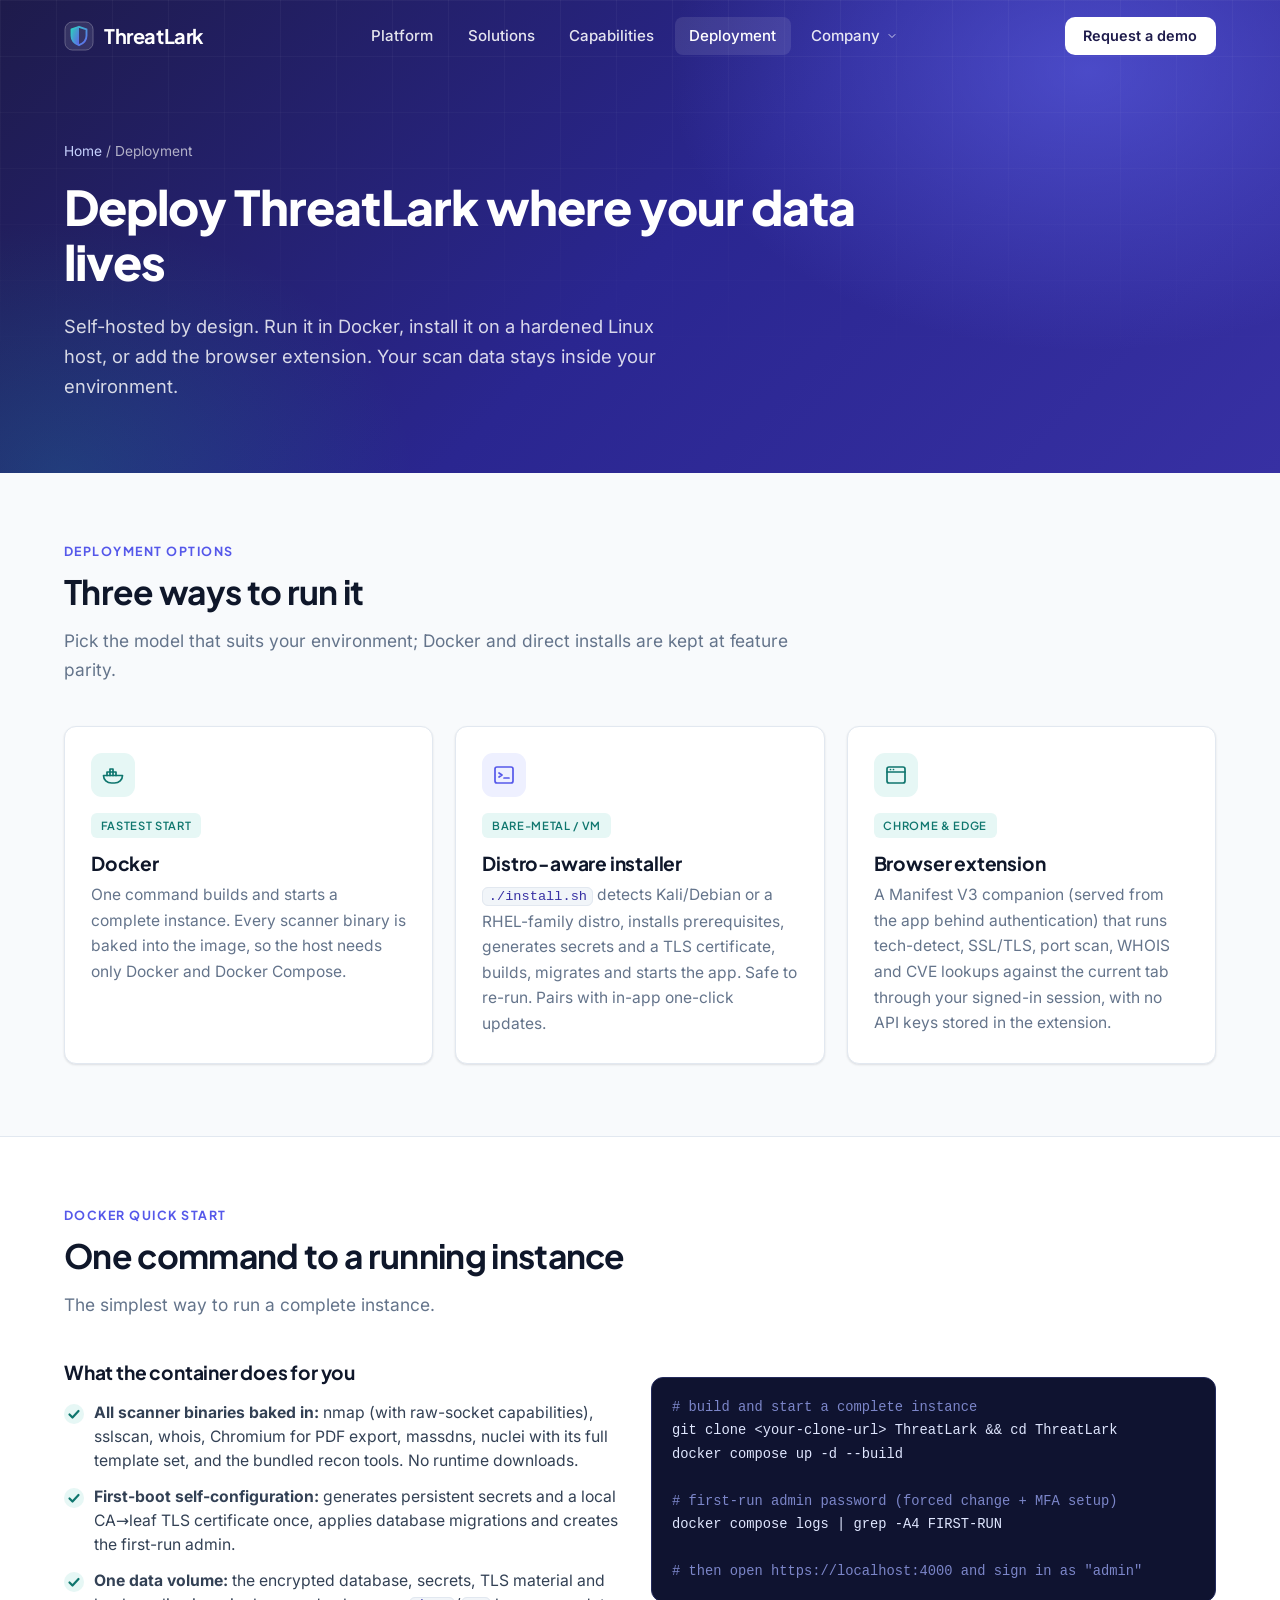
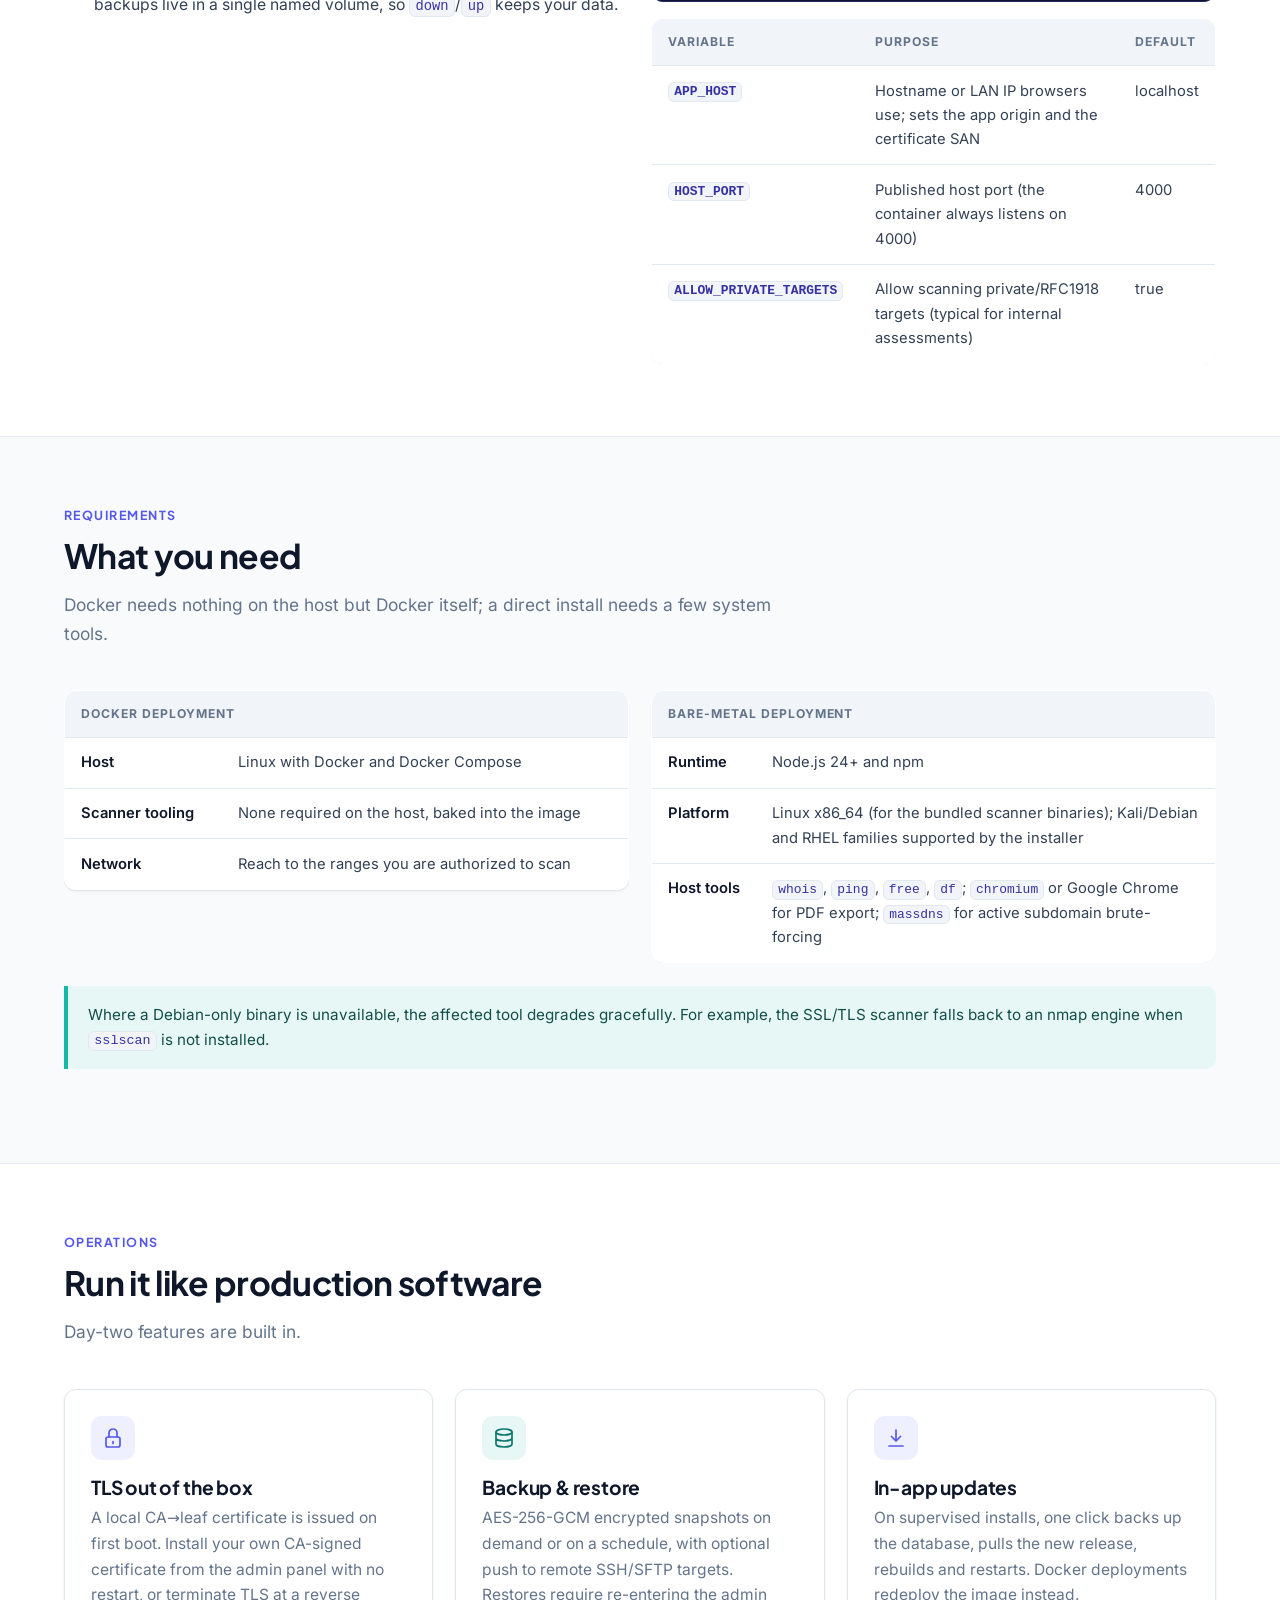
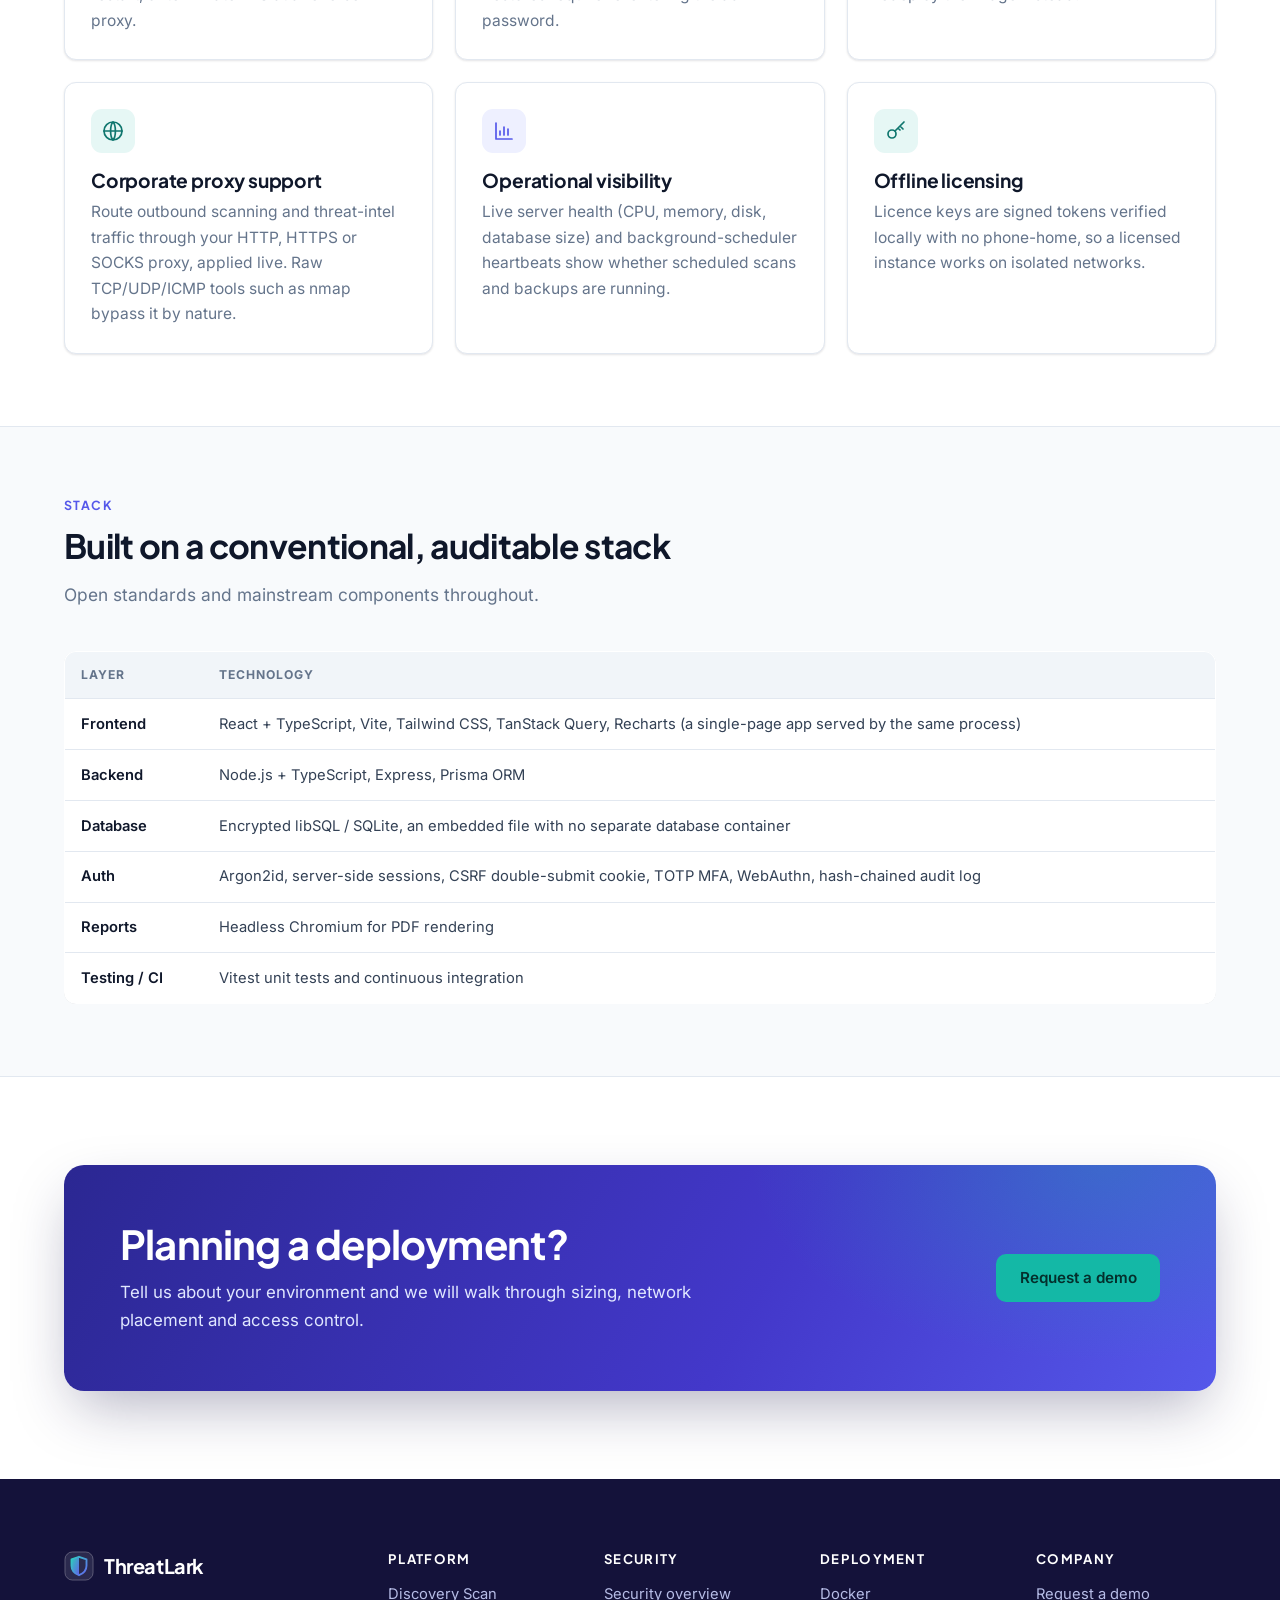
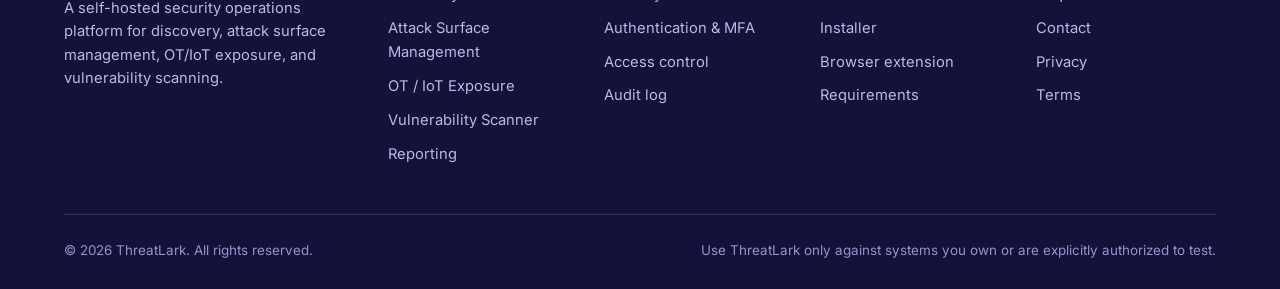
<file: deployment.html>
<!doctype html>
<html lang="en" class="no-js">
<head>
<meta charset="utf-8">
<meta name="viewport" content="width=device-width,initial-scale=1">
<title>Deployment & specifications | ThreatLark</title>
<meta name="description" content="Deploy ThreatLark with one-command Docker, a distro-aware installer for Kali/Debian and RHEL, or the Chrome/Edge extension. Requirements, stack and operations.">
<meta name="theme-color" content="#1E1B4B">
<link rel="canonical" href="https://threatlark.com/deployment.html">
<link rel="icon" href="favicon.svg" type="image/svg+xml">
<link rel="icon" href="assets/img/favicon-32.png" sizes="32x32" type="image/png">
<link rel="apple-touch-icon" href="assets/img/apple-touch-icon.png">
<meta property="og:type" content="website">
<meta property="og:site_name" content="ThreatLark">
<meta property="og:title" content="Deployment & specifications | ThreatLark">
<meta property="og:description" content="Deploy ThreatLark with one-command Docker, a distro-aware installer for Kali/Debian and RHEL, or the Chrome/Edge extension. Requirements, stack and operations.">
<meta property="og:url" content="https://threatlark.com/deployment.html">
<meta property="og:image" content="https://threatlark.com/assets/img/og-image.png">
<meta property="og:image:width" content="1200">
<meta property="og:image:height" content="630">
<meta name="twitter:card" content="summary_large_image">
<meta name="twitter:title" content="Deployment & specifications | ThreatLark">
<meta name="twitter:description" content="Deploy ThreatLark with one-command Docker, a distro-aware installer for Kali/Debian and RHEL, or the Chrome/Edge extension. Requirements, stack and operations.">
<meta name="twitter:image" content="https://threatlark.com/assets/img/og-image.png">
<link rel="preload" href="assets/fonts/plus-jakarta-sans-latin-wght-normal.woff2" as="font" type="font/woff2" crossorigin>
<link rel="preload" href="assets/fonts/inter-latin-wght-normal.woff2" as="font" type="font/woff2" crossorigin>
<link rel="stylesheet" href="css/style.css">
<script>document.documentElement.className='js'</script>
</head>
<body>
<a class="skip" href="#main">Skip to content</a>
<header class="site-header">
  <div class="container nav">
    <a class="brand" href="index.html" aria-label="ThreatLark home"><svg width="30" height="30" viewBox="0 0 32 32" aria-hidden="true" focusable="false"><defs><linearGradient id="lg30" x1="0" y1="0" x2="1" y2="1"><stop offset="0" stop-color="#2DD4BF"/><stop offset="1" stop-color="#6366F1"/></linearGradient></defs><rect x="1" y="1" width="30" height="30" rx="8" fill="rgba(255,255,255,.1)" stroke="rgba(255,255,255,.28)"/><path d="M16 6.2 24 9v6.6c0 4.8-3.2 8.2-8 10.2-4.8-2-8-5.4-8-10.2V9z" fill="none" stroke="url(#lg30)" stroke-width="2" stroke-linejoin="round"/><path d="M16 6.2v19.6C11.2 23.8 8 20.4 8 15.6V9z" fill="url(#lg30)" opacity=".95"/></svg><span>ThreatLark</span></a>
    <nav aria-label="Primary">
      <ul class="nav-links" id="nav-links"><li><a href="platform.html">Platform</a></li><li><a href="index.html#solutions">Solutions</a></li><li><a href="index.html#capabilities">Capabilities</a></li><li><a href="deployment.html" aria-current="page">Deployment</a></li><li class="has-menu"><button class="nav-trigger" type="button" aria-expanded="false" aria-haspopup="true" aria-controls="company-menu">Company <svg viewBox="0 0 24 24" fill="none" stroke="currentColor" stroke-width="1.7" stroke-linecap="round" stroke-linejoin="round" aria-hidden="true" focusable="false"><path d="m6 9 6 6 6-6"/></svg></button><ul class="submenu" id="company-menu"><li><a href="security.html">Security</a></li><li><a href="request-demo.html">Contact</a></li><li><a href="privacy.html">Privacy</a></li><li><a href="terms.html">Terms</a></li></ul></li><li class="mobile-cta"><a class="btn btn-white" href="request-demo.html">Request a demo</a></li></ul>
    </nav>
    <div class="nav-cta">
      <a class="btn btn-white btn-sm" href="request-demo.html">Request a demo</a>
      <button class="menu-toggle" type="button" aria-expanded="false" aria-controls="nav-links" aria-label="Open menu"><svg class="i-open" viewBox="0 0 24 24" fill="none" stroke="currentColor" stroke-width="1.7" stroke-linecap="round" stroke-linejoin="round" aria-hidden="true" focusable="false"><path d="M4 7h16M4 12h16M4 17h16"/></svg><svg class="i-close" viewBox="0 0 24 24" fill="none" stroke="currentColor" stroke-width="1.7" stroke-linecap="round" stroke-linejoin="round" aria-hidden="true" focusable="false"><path d="M6 6l12 12M18 6 6 18"/></svg></button>
    </div>
  </div>
</header>
<main id="main">
<section class="hero page-hero">
  <div class="container">
    <p class="crumbs"><a href="index.html">Home</a> / Deployment</p>
    <h1>Deploy ThreatLark where your data lives</h1>
    <p class="lead">Self-hosted by design. Run it in Docker, install it on a hardened Linux host, or add the browser extension. Your scan data stays inside your environment.</p>
  </div>
</section>
<section class="feature" id="options"><div class="container"><div class="section-head"><span class="kicker">Deployment options</span><h2>Three ways to run it</h2><p>Pick the model that suits your environment; Docker and direct installs are kept at feature parity.</p></div><div class="grid g3">
<article class="card deploy-card" id="docker"><div class="icon-box teal"><svg viewBox="0 0 24 24" fill="none" stroke="currentColor" stroke-width="1.7" stroke-linecap="round" stroke-linejoin="round" aria-hidden="true" focusable="false"><path d="M2.5 12.5h19c0 4.2-3.5 7.5-8 7.5h-3c-4.5 0-8-3.3-8-7.5z"/><path d="M6 12.5V9h3v3.5M9 12.5V9h3v3.5M12 12.5V9h3v3.5M9 9V6h3v3"/></svg></div><span class="tag">Fastest start</span><h3>Docker</h3><p>One command builds and starts a complete instance. Every scanner binary is baked into the image, so the host needs only Docker and Docker Compose.</p></article>
<article class="card deploy-card" id="installer"><div class="icon-box"><svg viewBox="0 0 24 24" fill="none" stroke="currentColor" stroke-width="1.7" stroke-linecap="round" stroke-linejoin="round" aria-hidden="true" focusable="false"><rect x="3" y="4" width="18" height="16" rx="2"/><path d="m7 10 3 2-3 2M12 15h5"/></svg></div><span class="tag">Bare-metal / VM</span><h3>Distro-aware installer</h3><p><code>./install.sh</code> detects Kali/Debian or a RHEL-family distro, installs prerequisites, generates secrets and a TLS certificate, builds, migrates and starts the app. Safe to re-run. Pairs with in-app one-click updates.</p></article>
<article class="card deploy-card" id="extension"><div class="icon-box teal"><svg viewBox="0 0 24 24" fill="none" stroke="currentColor" stroke-width="1.7" stroke-linecap="round" stroke-linejoin="round" aria-hidden="true" focusable="false"><rect x="3" y="4" width="18" height="16" rx="2"/><path d="M3 9h18M6.5 6.5h.01M9.5 6.5h.01"/></svg></div><span class="tag">Chrome &amp; Edge</span><h3>Browser extension</h3><p>A Manifest V3 companion (served from the app behind authentication) that runs tech-detect, SSL/TLS, port scan, WHOIS and CVE lookups against the current tab through your signed-in session, with no API keys stored in the extension.</p></article>
</div></div></section><section class="feature" id="docker-run"><div class="container"><div class="section-head"><span class="kicker">Docker quick start</span><h2>One command to a running instance</h2><p>The simplest way to run a complete instance.</p></div><div class="grid g2" style="align-items:start"><div>
<h3>What the container does for you</h3>
<ul class="checks">
<li><strong>All scanner binaries baked in:</strong> nmap (with raw-socket capabilities), sslscan, whois, Chromium for PDF export, massdns, nuclei with its full template set, and the bundled recon tools. No runtime downloads.</li>
<li><strong>First-boot self-configuration:</strong> generates persistent secrets and a local CA&rarr;leaf TLS certificate once, applies database migrations and creates the first-run admin.</li>
<li><strong>One data volume:</strong> the encrypted database, secrets, TLS material and backups live in a single named volume, so <code>down</code>/<code>up</code> keeps your data.</li>
</ul></div><div><pre class="code" tabindex="0"><span class="c"># build and start a complete instance</span>
git clone &lt;your-clone-url&gt; ThreatLark &amp;&amp; cd ThreatLark
docker compose up -d --build

<span class="c"># first-run admin password (forced change + MFA setup)</span>
docker compose logs | grep -A4 FIRST-RUN

<span class="c"># then open https://localhost:4000 and sign in as "admin"</span></pre>
<div class="tbl-wrap"><table class="tbl"><thead><tr><th>Variable</th><th>Purpose</th><th>Default</th></tr></thead><tbody>
<tr><td><code>APP_HOST</code></td><td>Hostname or LAN IP browsers use; sets the app origin and the certificate SAN</td><td>localhost</td></tr>
<tr><td><code>HOST_PORT</code></td><td>Published host port (the container always listens on 4000)</td><td>4000</td></tr>
<tr><td><code>ALLOW_PRIVATE_TARGETS</code></td><td>Allow scanning private/RFC1918 targets (typical for internal assessments)</td><td>true</td></tr>
</tbody></table></div></div></div></div></section><section class="feature" id="requirements"><div class="container"><div class="section-head"><span class="kicker">Requirements</span><h2>What you need</h2><p>Docker needs nothing on the host but Docker itself; a direct install needs a few system tools.</p></div><div class="grid g2"><div class="tbl-wrap"><table class="tbl"><thead><tr><th colspan="2">Docker deployment</th></tr></thead><tbody>
<tr><td>Host</td><td>Linux with Docker and Docker Compose</td></tr>
<tr><td>Scanner tooling</td><td>None required on the host, baked into the image</td></tr>
<tr><td>Network</td><td>Reach to the ranges you are authorized to scan</td></tr></tbody></table></div>
<div class="tbl-wrap"><table class="tbl"><thead><tr><th colspan="2">Bare-metal deployment</th></tr></thead><tbody>
<tr><td>Runtime</td><td>Node.js 24+ and npm</td></tr>
<tr><td>Platform</td><td>Linux x86_64 (for the bundled scanner binaries); Kali/Debian and RHEL families supported by the installer</td></tr>
<tr><td>Host tools</td><td><code>whois</code>, <code>ping</code>, <code>free</code>, <code>df</code>; <code>chromium</code> or Google Chrome for PDF export; <code>massdns</code> for active subdomain brute-forcing</td></tr></tbody></table></div></div>
<div class="callout">Where a Debian-only binary is unavailable, the affected tool degrades gracefully. For example, the SSL/TLS scanner falls back to an nmap engine when <code>sslscan</code> is not installed.</div></div></section><section class="feature" id="operations"><div class="container"><div class="section-head"><span class="kicker">Operations</span><h2>Run it like production software</h2><p>Day-two features are built in.</p></div><div class="grid g3">
<article class="card"><div class="icon-box"><svg viewBox="0 0 24 24" fill="none" stroke="currentColor" stroke-width="1.7" stroke-linecap="round" stroke-linejoin="round" aria-hidden="true" focusable="false"><rect x="5" y="11" width="14" height="10" rx="2"/><path d="M8 11V7a4 4 0 0 1 8 0v4M12 15.5v2"/></svg></div><h3>TLS out of the box</h3><p>A local CA&rarr;leaf certificate is issued on first boot. Install your own CA-signed certificate from the admin panel with no restart, or terminate TLS at a reverse proxy.</p></article>
<article class="card"><div class="icon-box teal"><svg viewBox="0 0 24 24" fill="none" stroke="currentColor" stroke-width="1.7" stroke-linecap="round" stroke-linejoin="round" aria-hidden="true" focusable="false"><ellipse cx="12" cy="6" rx="8" ry="3"/><path d="M4 6v6c0 1.7 3.6 3 8 3s8-1.3 8-3V6M4 12v6c0 1.7 3.6 3 8 3s8-1.3 8-3v-6"/></svg></div><h3>Backup &amp; restore</h3><p>AES-256-GCM encrypted snapshots on demand or on a schedule, with optional push to remote SSH/SFTP targets. Restores require re-entering the admin password.</p></article>
<article class="card"><div class="icon-box"><svg viewBox="0 0 24 24" fill="none" stroke="currentColor" stroke-width="1.7" stroke-linecap="round" stroke-linejoin="round" aria-hidden="true" focusable="false"><path d="M12 4v11M7.5 10.5 12 15l4.5-4.5M5 20h14"/></svg></div><h3>In-app updates</h3><p>On supervised installs, one click backs up the database, pulls the new release, rebuilds and restarts. Docker deployments redeploy the image instead.</p></article>
<article class="card"><div class="icon-box teal"><svg viewBox="0 0 24 24" fill="none" stroke="currentColor" stroke-width="1.7" stroke-linecap="round" stroke-linejoin="round" aria-hidden="true" focusable="false"><circle cx="12" cy="12" r="9"/><path d="M3 12h18M12 3c3.2 3.2 3.2 14.8 0 18M12 3c-3.2 3.2-3.2 14.8 0 18"/></svg></div><h3>Corporate proxy support</h3><p>Route outbound scanning and threat-intel traffic through your HTTP, HTTPS or SOCKS proxy, applied live. Raw TCP/UDP/ICMP tools such as nmap bypass it by nature.</p></article>
<article class="card"><div class="icon-box"><svg viewBox="0 0 24 24" fill="none" stroke="currentColor" stroke-width="1.7" stroke-linecap="round" stroke-linejoin="round" aria-hidden="true" focusable="false"><path d="M4 20V4M4 20h16"/><path d="M8 16v-4M12 16V8M16 16v-6"/></svg></div><h3>Operational visibility</h3><p>Live server health (CPU, memory, disk, database size) and background-scheduler heartbeats show whether scheduled scans and backups are running.</p></article>
<article class="card"><div class="icon-box teal"><svg viewBox="0 0 24 24" fill="none" stroke="currentColor" stroke-width="1.7" stroke-linecap="round" stroke-linejoin="round" aria-hidden="true" focusable="false"><circle cx="8" cy="15" r="4"/><path d="m11 12 9-9M16 7l3 3M14 9l2 2"/></svg></div><h3>Offline licensing</h3><p>Licence keys are signed tokens verified locally with no phone-home, so a licensed instance works on isolated networks.</p></article>
</div></div></section><section class="feature" id="stack"><div class="container"><div class="section-head"><span class="kicker">Stack</span><h2>Built on a conventional, auditable stack</h2><p>Open standards and mainstream components throughout.</p></div><div class="tbl-wrap"><table class="tbl"><thead><tr><th>Layer</th><th>Technology</th></tr></thead><tbody>
<tr><td>Frontend</td><td>React + TypeScript, Vite, Tailwind CSS, TanStack Query, Recharts (a single-page app served by the same process)</td></tr>
<tr><td>Backend</td><td>Node.js + TypeScript, Express, Prisma ORM</td></tr>
<tr><td>Database</td><td>Encrypted libSQL / SQLite, an embedded file with no separate database container</td></tr>
<tr><td>Auth</td><td>Argon2id, server-side sessions, CSRF double-submit cookie, TOTP MFA, WebAuthn, hash-chained audit log</td></tr>
<tr><td>Reports</td><td>Headless Chromium for PDF rendering</td></tr>
<tr><td>Testing / CI</td><td>Vitest unit tests and continuous integration</td></tr>
</tbody></table></div></div></section><div class="cta-wrap"><div class="container"><div class="cta-card">
  <div><h2>Planning a deployment?</h2><p>Tell us about your environment and we will walk through sizing, network placement and access control.</p></div>
  <a class="btn btn-teal" href="request-demo.html">Request a demo</a>
</div></div></div>
</main>
<footer class="site-footer">
  <div class="container">
    <div class="foot-grid">
      <div class="foot-brand">
        <a class="brand" href="index.html" aria-label="ThreatLark home"><svg width="30" height="30" viewBox="0 0 32 32" aria-hidden="true" focusable="false"><defs><linearGradient id="lg30" x1="0" y1="0" x2="1" y2="1"><stop offset="0" stop-color="#2DD4BF"/><stop offset="1" stop-color="#6366F1"/></linearGradient></defs><rect x="1" y="1" width="30" height="30" rx="8" fill="rgba(255,255,255,.1)" stroke="rgba(255,255,255,.28)"/><path d="M16 6.2 24 9v6.6c0 4.8-3.2 8.2-8 10.2-4.8-2-8-5.4-8-10.2V9z" fill="none" stroke="url(#lg30)" stroke-width="2" stroke-linejoin="round"/><path d="M16 6.2v19.6C11.2 23.8 8 20.4 8 15.6V9z" fill="url(#lg30)" opacity=".95"/></svg><span>ThreatLark</span></a>
        <p>A self-hosted security operations platform for discovery, attack surface management, OT/IoT exposure, and vulnerability scanning.</p>
      </div>
      <div><h4>Platform</h4><ul>
        <li><a href="platform.html#discovery">Discovery Scan</a></li>
        <li><a href="platform.html#asm">Attack Surface Management</a></li>
        <li><a href="platform.html#ot">OT / IoT Exposure</a></li>
        <li><a href="platform.html#vulnerability">Vulnerability Scanner</a></li>
        <li><a href="platform.html#reporting">Reporting</a></li></ul></div>
      <div><h4>Security</h4><ul>
        <li><a href="security.html">Security overview</a></li>
        <li><a href="security.html#authentication">Authentication &amp; MFA</a></li>
        <li><a href="security.html#access">Access control</a></li>
        <li><a href="security.html#audit">Audit log</a></li></ul></div>
      <div><h4>Deployment</h4><ul>
        <li><a href="deployment.html#docker">Docker</a></li>
        <li><a href="deployment.html#installer">Installer</a></li>
        <li><a href="deployment.html#extension">Browser extension</a></li>
        <li><a href="deployment.html#requirements">Requirements</a></li></ul></div>
      <div><h4>Company</h4><ul>
        <li><a href="request-demo.html">Request a demo</a></li>
        <li><a href="request-demo.html#contact">Contact</a></li>
        <li><a href="privacy.html">Privacy</a></li>
        <li><a href="terms.html">Terms</a></li></ul></div>
    </div>
    <div class="foot-bottom">
      <p>&copy; <span id="yr">2026</span> ThreatLark. All rights reserved.</p>
      <p>Use ThreatLark only against systems you own or are explicitly authorized to test.</p>
    </div>
  </div>
</footer>
<script src="js/main.js" defer></script>
</body>
</html>
</file>
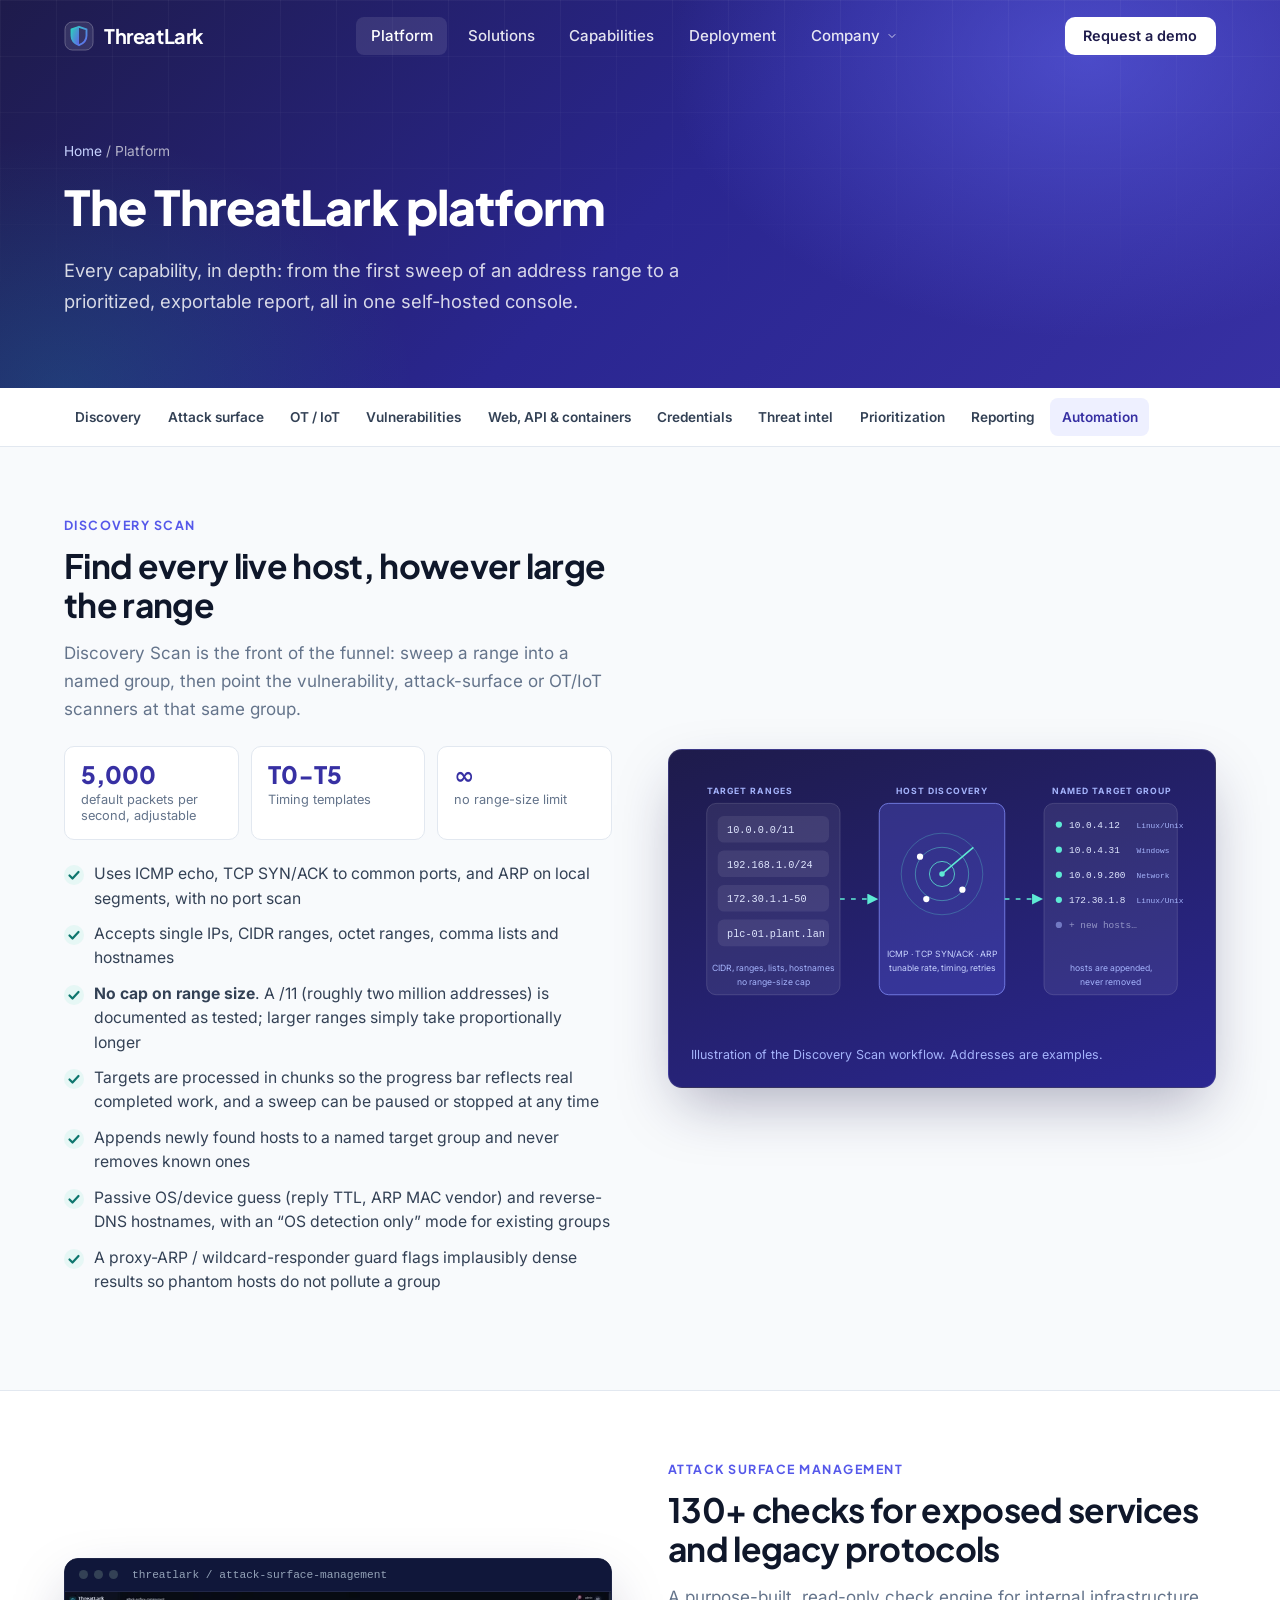
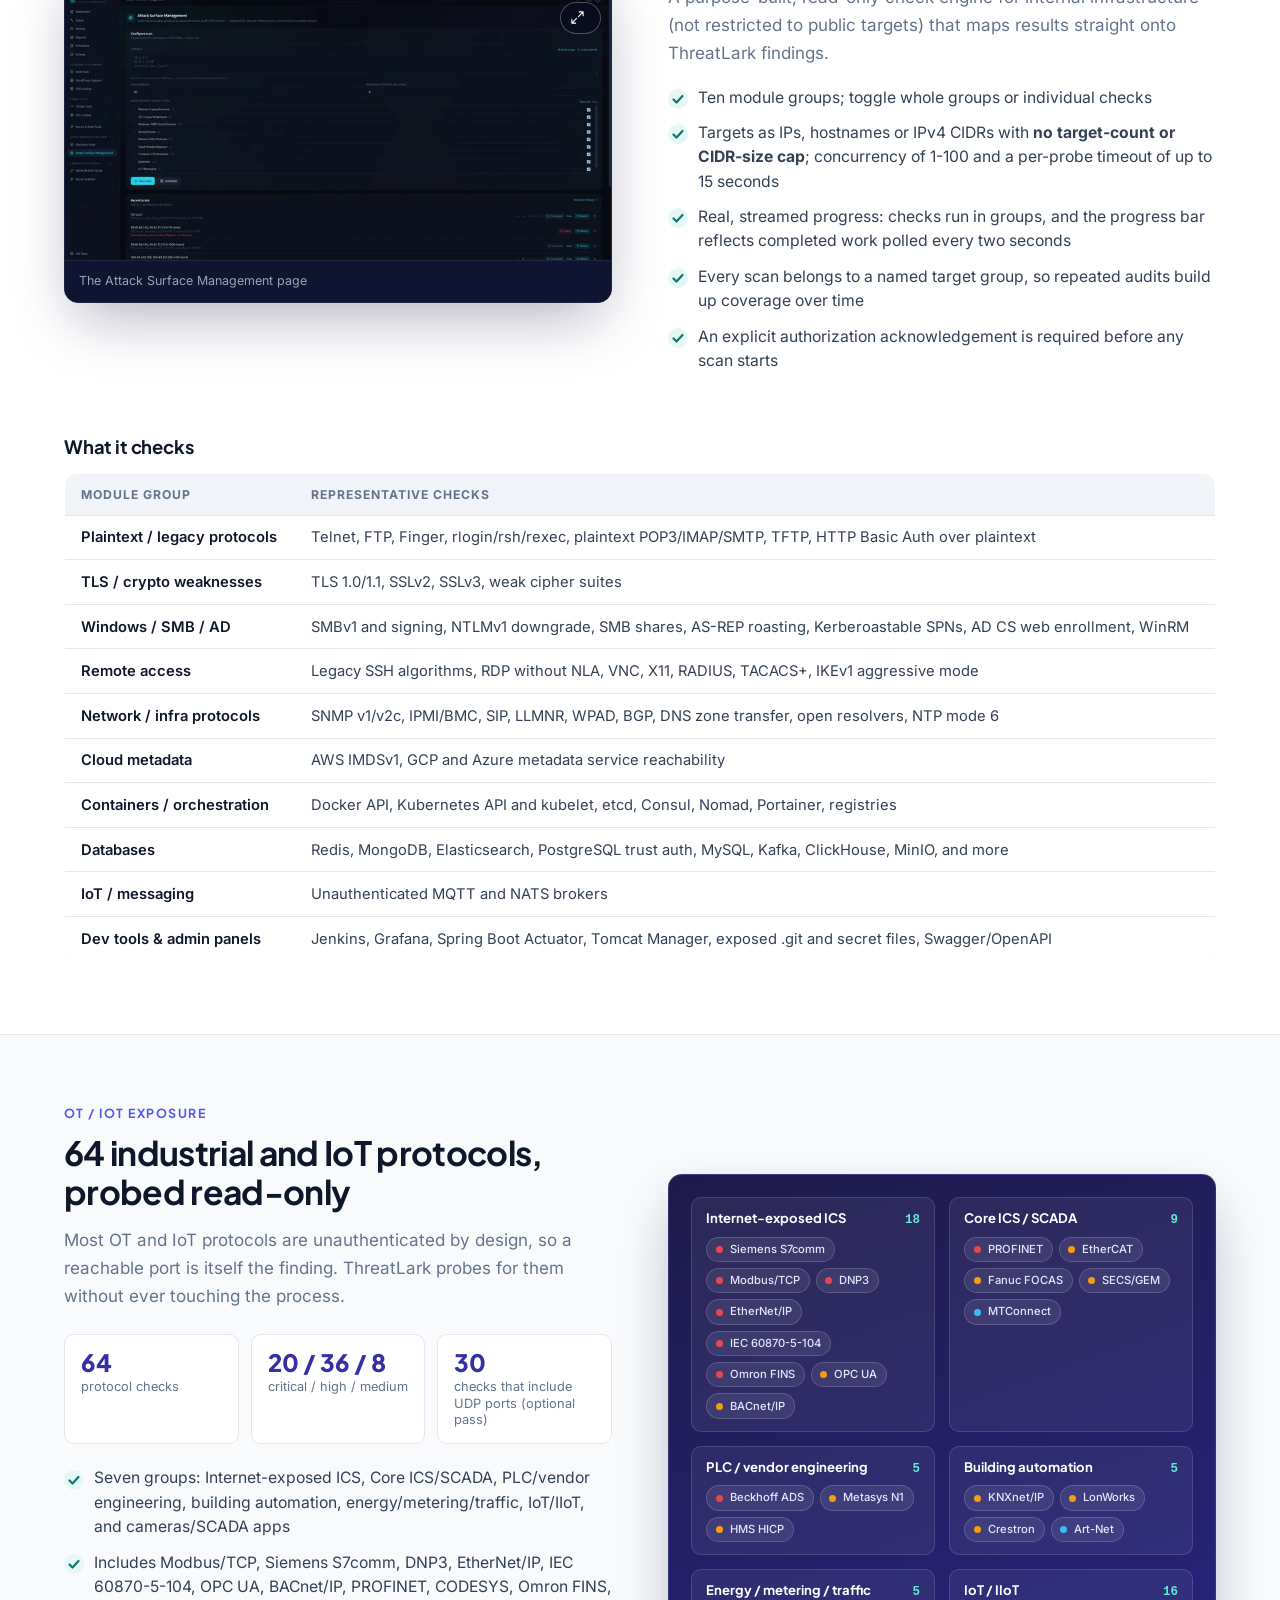
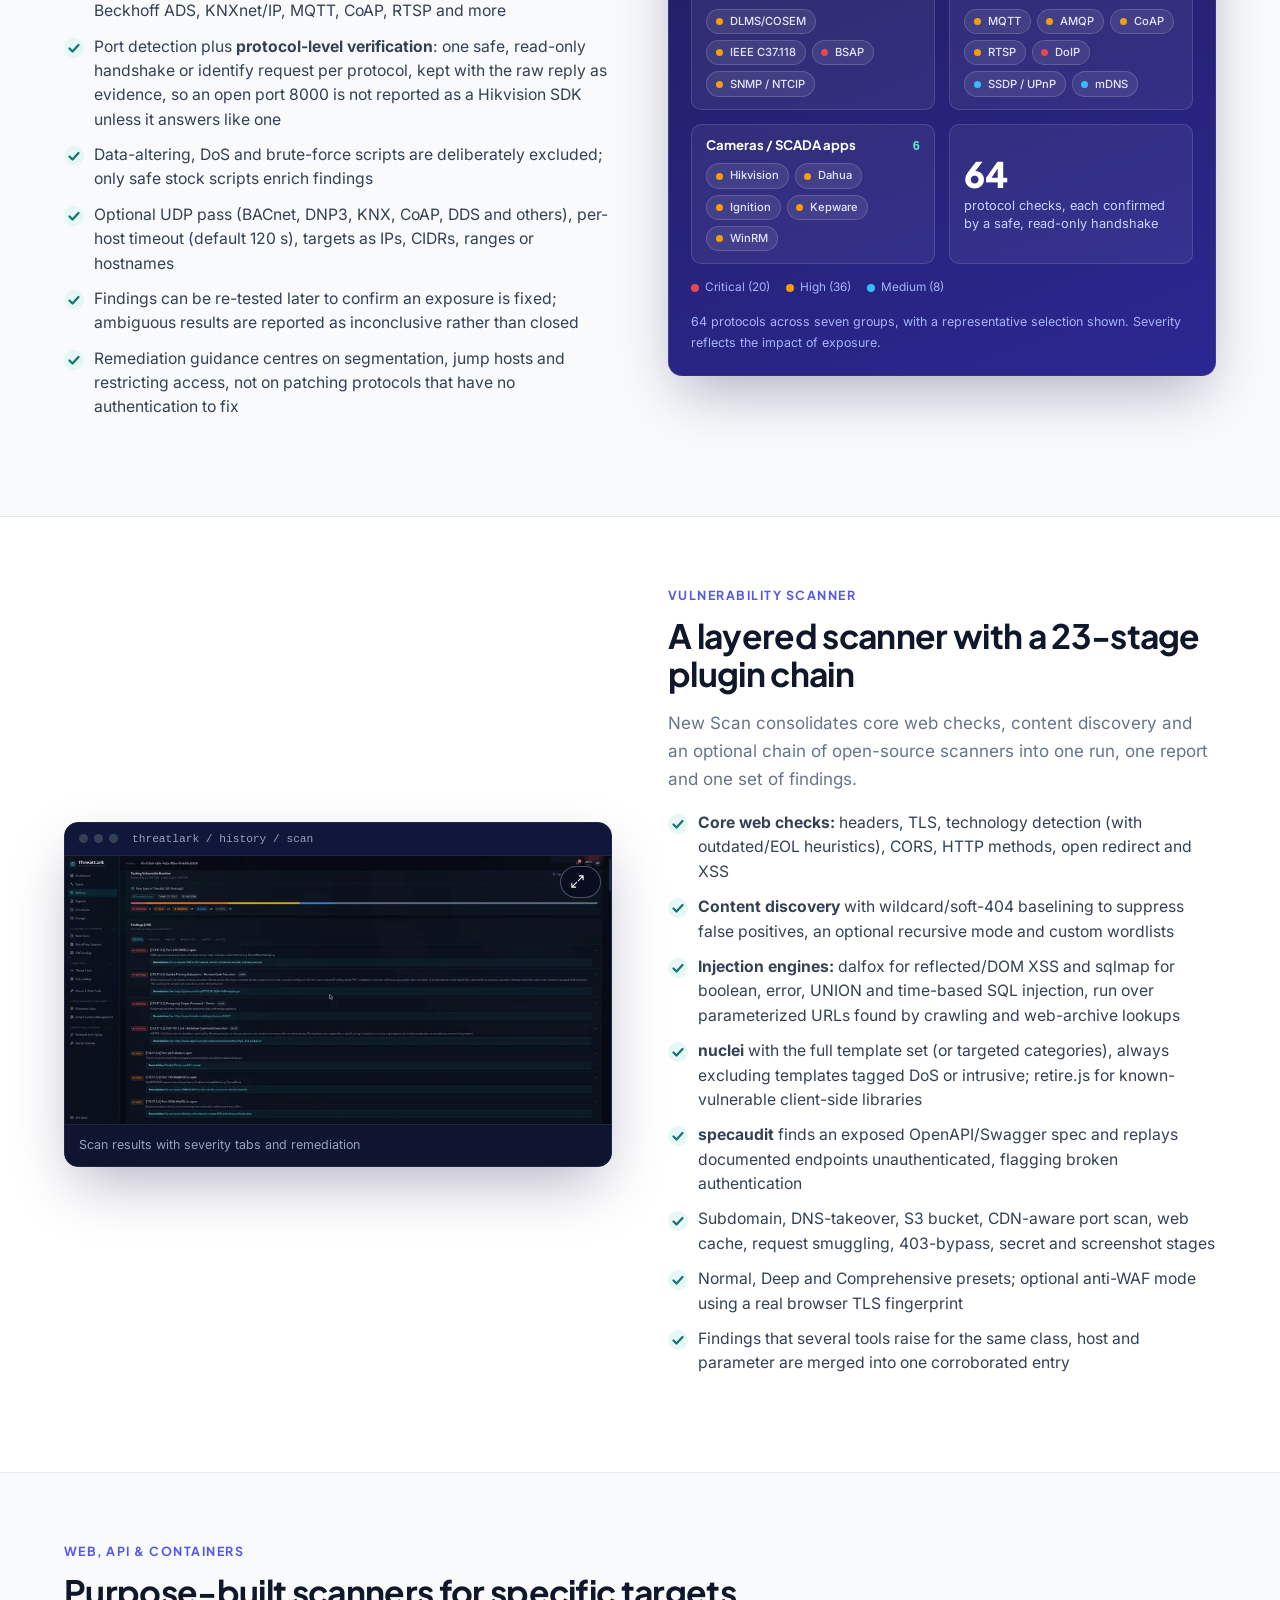
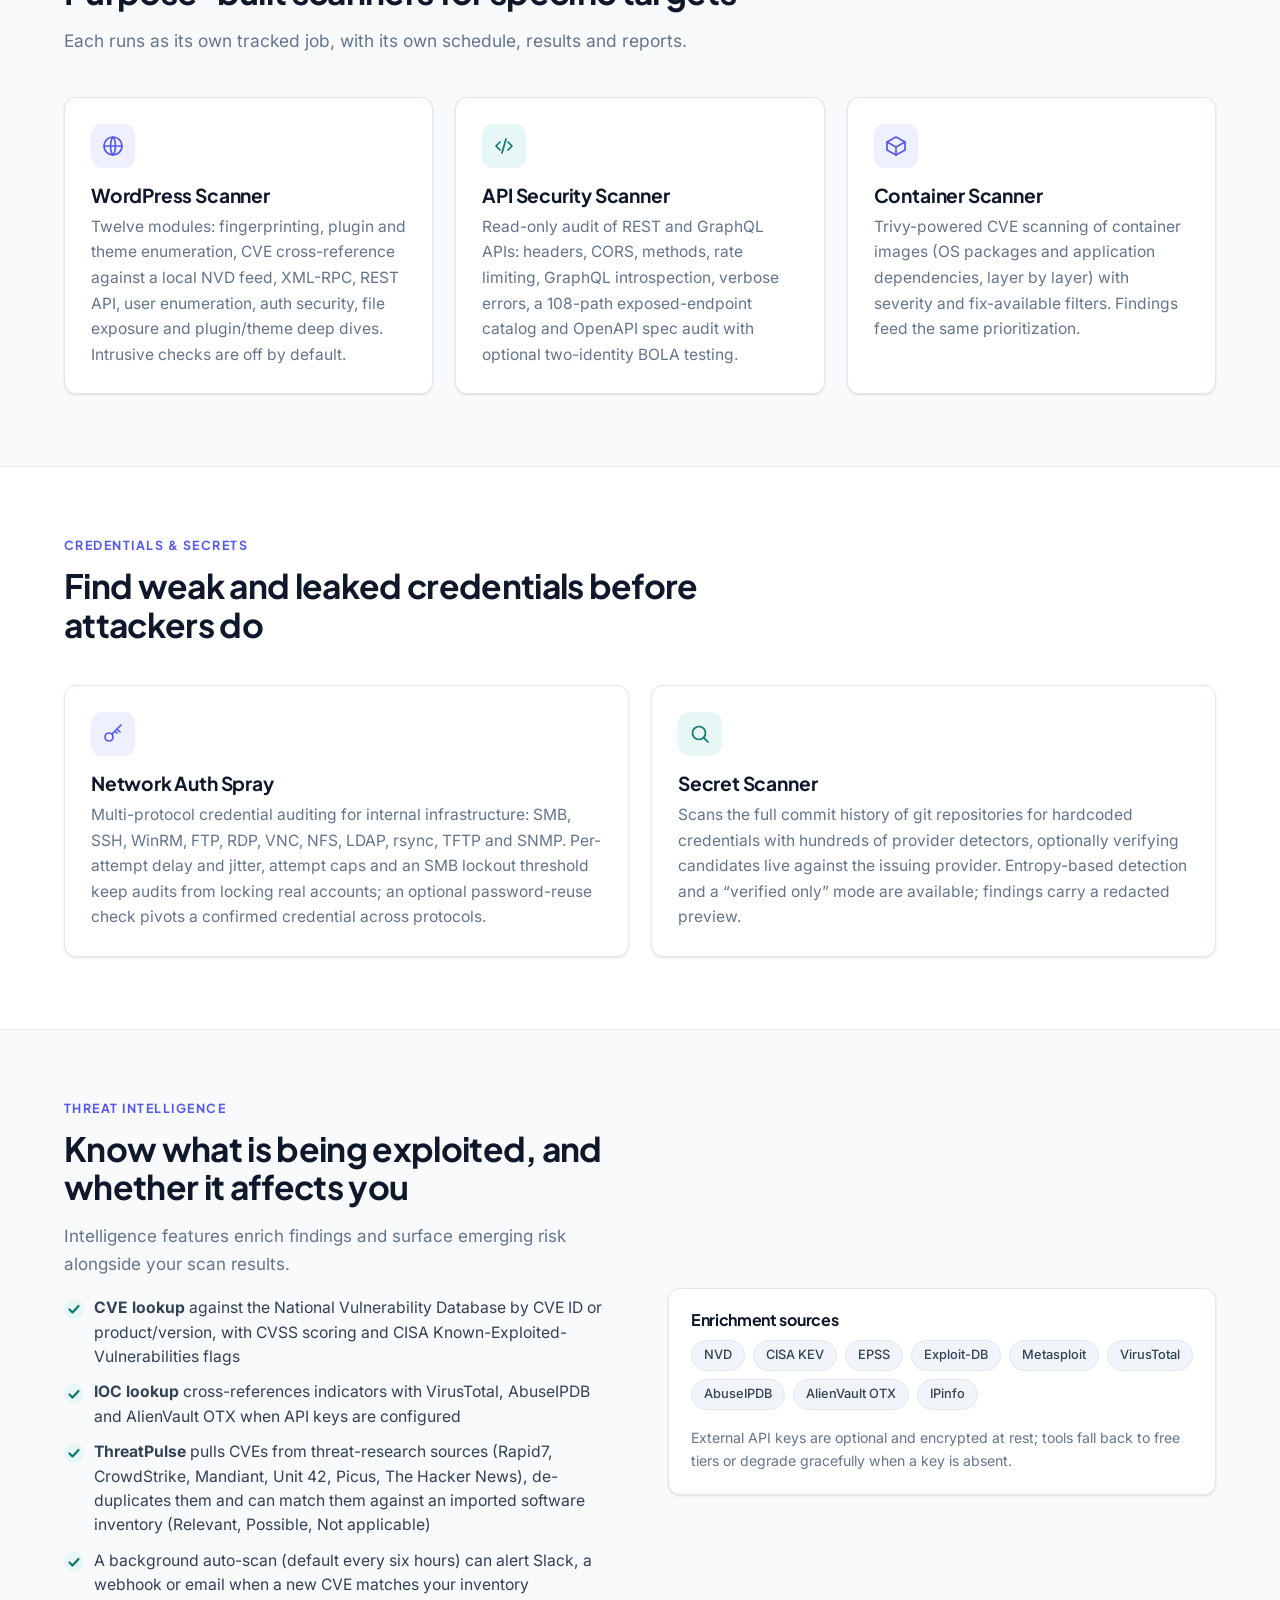
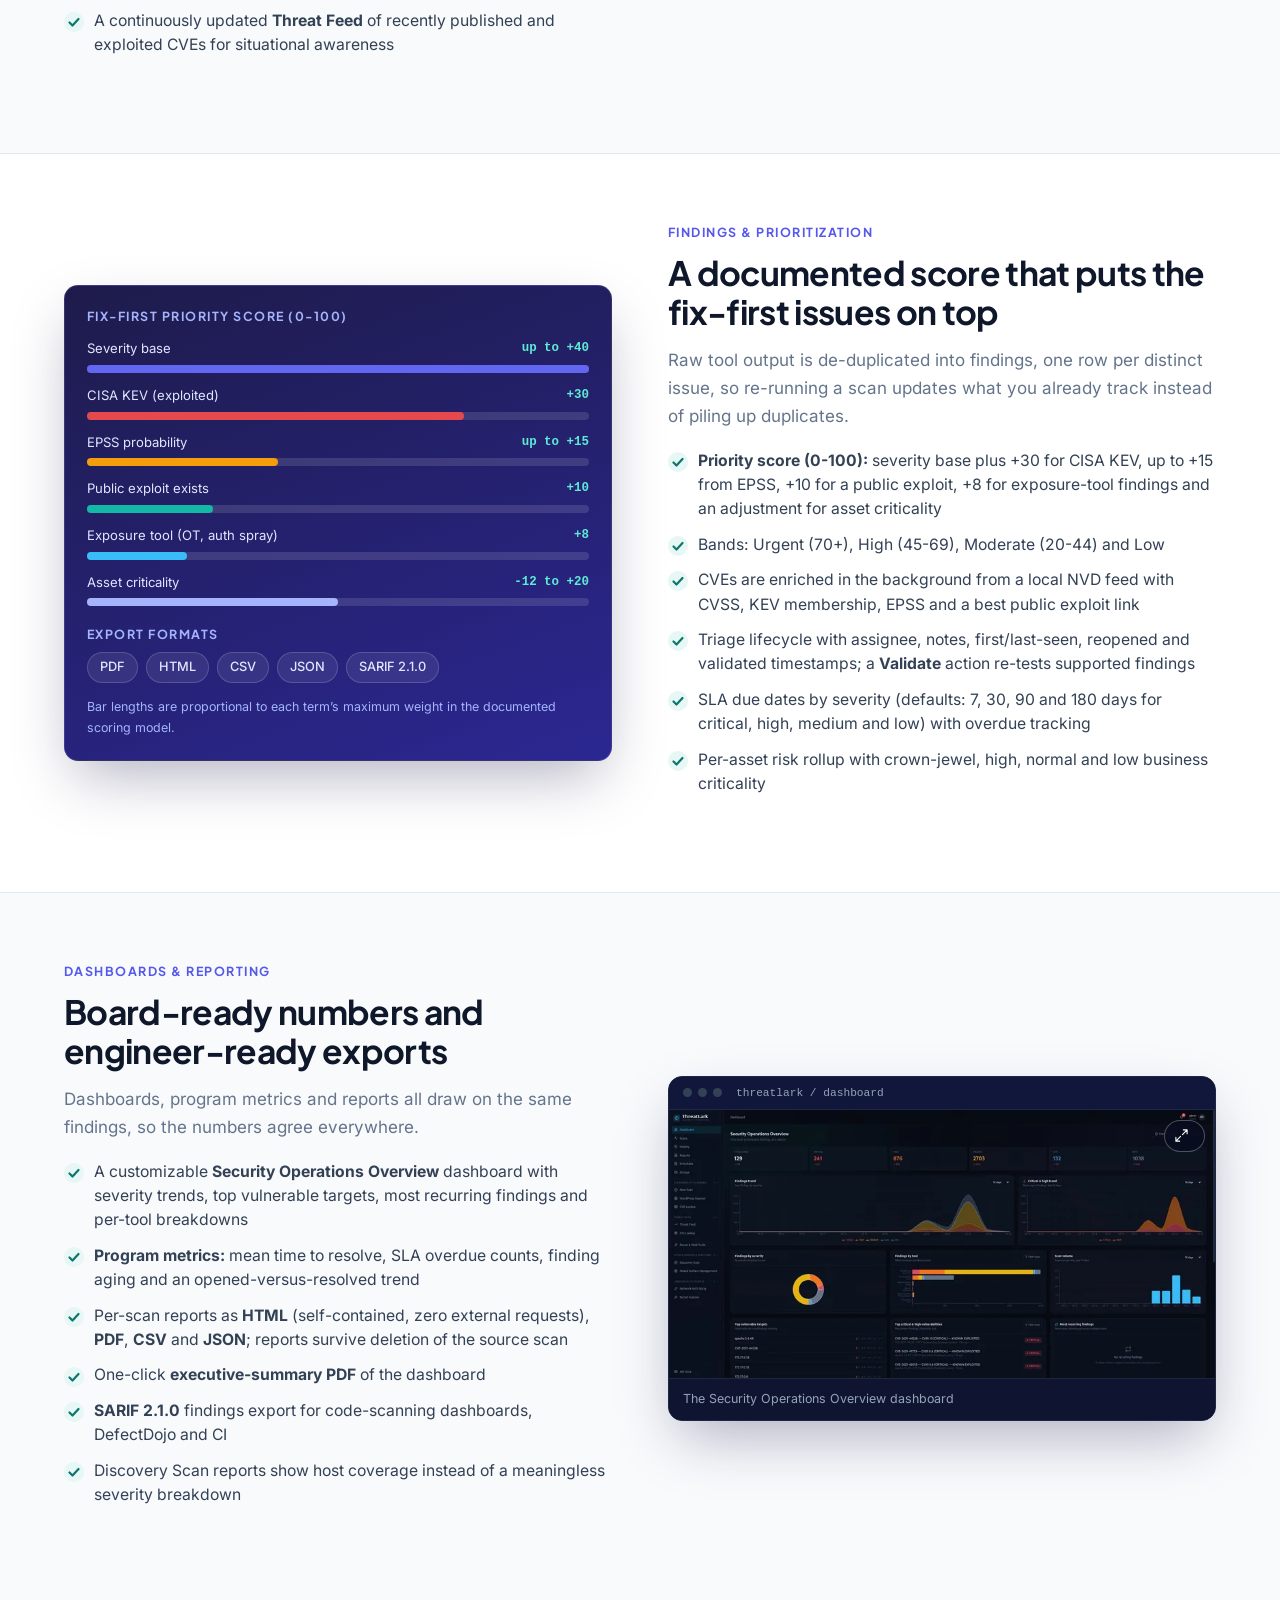
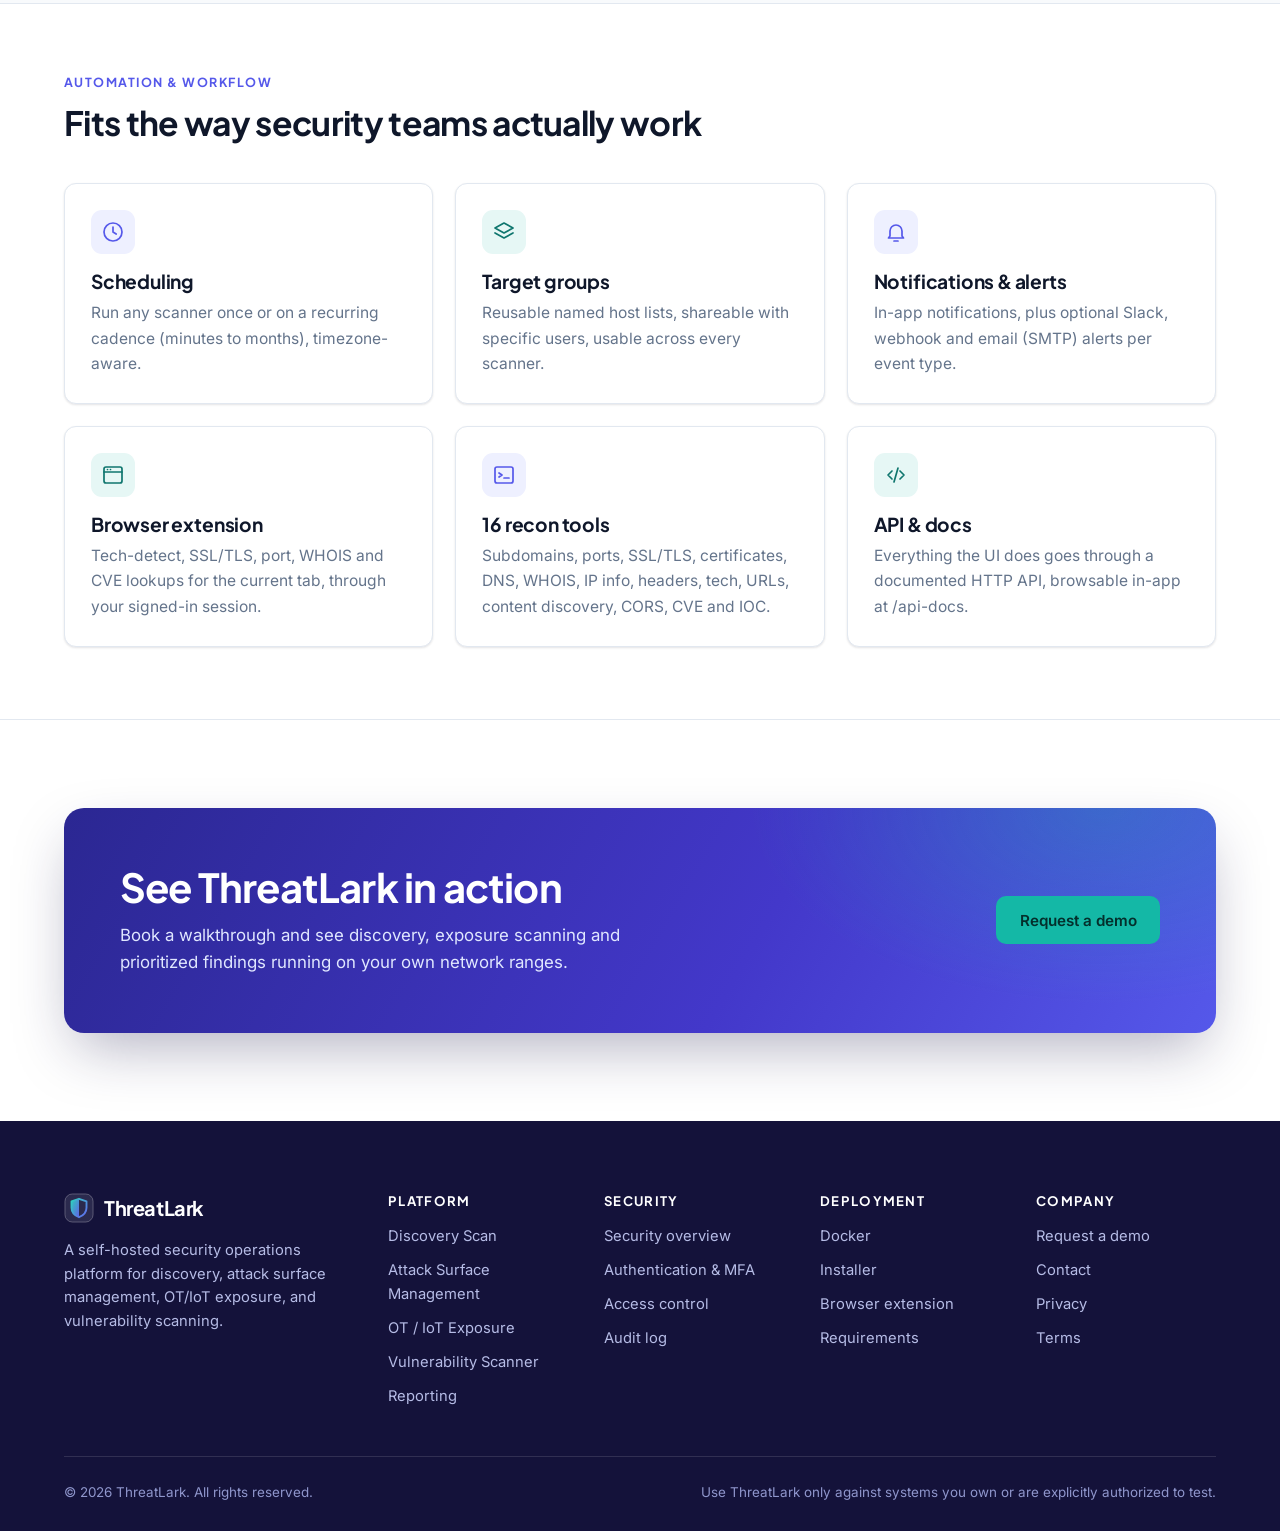
<file: platform.html>
<html lang="en" class="js"><head>
<meta charset="utf-8">
<meta name="viewport" content="width=device-width,initial-scale=1">
<title>Platform capabilities | ThreatLark</title>
<meta name="description" content="Deep dive into ThreatLark: Discovery Scan, Attack Surface Management, OT/IoT Exposure, the vulnerability scanner plugin chain, WordPress, API and container scanning, prioritization and reporting.">
<meta name="theme-color" content="#1E1B4B">
<link rel="canonical" href="https://threatlark.com/platform.html">
<link rel="icon" href="favicon.svg" type="image/svg+xml">
<link rel="icon" href="assets/img/favicon-32.png" sizes="32x32" type="image/png">
<link rel="apple-touch-icon" href="assets/img/apple-touch-icon.png">
<meta property="og:type" content="website">
<meta property="og:site_name" content="ThreatLark">
<meta property="og:title" content="Platform capabilities | ThreatLark">
<meta property="og:description" content="Deep dive into ThreatLark: Discovery Scan, Attack Surface Management, OT/IoT Exposure, the vulnerability scanner plugin chain, WordPress, API and container scanning, prioritization and reporting.">
<meta property="og:url" content="https://threatlark.com/platform.html">
<meta property="og:image" content="https://threatlark.com/assets/img/og-image.png">
<meta property="og:image:width" content="1200">
<meta property="og:image:height" content="630">
<meta name="twitter:card" content="summary_large_image">
<meta name="twitter:title" content="Platform capabilities | ThreatLark">
<meta name="twitter:description" content="Deep dive into ThreatLark: Discovery Scan, Attack Surface Management, OT/IoT Exposure, the vulnerability scanner plugin chain, WordPress, API and container scanning, prioritization and reporting.">
<meta name="twitter:image" content="https://threatlark.com/assets/img/og-image.png">
<link rel="preload" href="assets/fonts/plus-jakarta-sans-latin-wght-normal.woff2" as="font" type="font/woff2" crossorigin="">
<link rel="preload" href="assets/fonts/inter-latin-wght-normal.woff2" as="font" type="font/woff2" crossorigin="">
<link rel="stylesheet" href="css/style.css">
<script>document.documentElement.className='js'</script>
</head>
<body style="">
<a class="skip" href="#main">Skip to content</a>
<header class="site-header scrolled">
  <div class="container nav">
    <a class="brand" href="index.html" aria-label="ThreatLark home"><svg width="30" height="30" viewBox="0 0 32 32" aria-hidden="true" focusable="false"><defs><linearGradient id="lg30" x1="0" y1="0" x2="1" y2="1"><stop offset="0" stop-color="#2DD4BF"></stop><stop offset="1" stop-color="#6366F1"></stop></linearGradient></defs><rect x="1" y="1" width="30" height="30" rx="8" fill="rgba(255,255,255,.1)" stroke="rgba(255,255,255,.28)"></rect><path d="M16 6.2 24 9v6.6c0 4.8-3.2 8.2-8 10.2-4.8-2-8-5.4-8-10.2V9z" fill="none" stroke="url(#lg30)" stroke-width="2" stroke-linejoin="round"></path><path d="M16 6.2v19.6C11.2 23.8 8 20.4 8 15.6V9z" fill="url(#lg30)" opacity=".95"></path></svg><span>ThreatLark</span></a>
    <nav aria-label="Primary">
      <ul class="nav-links" id="nav-links"><li><a href="platform.html" aria-current="page">Platform</a></li><li><a href="index.html#solutions">Solutions</a></li><li><a href="index.html#capabilities">Capabilities</a></li><li><a href="deployment.html">Deployment</a></li><li class="has-menu"><button class="nav-trigger" type="button" aria-expanded="false" aria-haspopup="true" aria-controls="company-menu">Company <svg viewBox="0 0 24 24" fill="none" stroke="currentColor" stroke-width="1.7" stroke-linecap="round" stroke-linejoin="round" aria-hidden="true" focusable="false"><path d="m6 9 6 6 6-6"></path></svg></button><ul class="submenu" id="company-menu"><li><a href="security.html">Security</a></li><li><a href="request-demo.html">Contact</a></li><li><a href="privacy.html">Privacy</a></li><li><a href="terms.html">Terms</a></li></ul></li><li class="mobile-cta"><a class="btn btn-white" href="request-demo.html">Request a demo</a></li></ul>
    </nav>
    <div class="nav-cta">
      <a class="btn btn-white btn-sm" href="request-demo.html">Request a demo</a>
      <button class="menu-toggle" type="button" aria-expanded="false" aria-controls="nav-links" aria-label="Open menu"><svg class="i-open" viewBox="0 0 24 24" fill="none" stroke="currentColor" stroke-width="1.7" stroke-linecap="round" stroke-linejoin="round" aria-hidden="true" focusable="false"><path d="M4 7h16M4 12h16M4 17h16"></path></svg><svg class="i-close" viewBox="0 0 24 24" fill="none" stroke="currentColor" stroke-width="1.7" stroke-linecap="round" stroke-linejoin="round" aria-hidden="true" focusable="false"><path d="M6 6l12 12M18 6 6 18"></path></svg></button>
    </div>
  </div>
</header>
<main id="main">
<section class="hero page-hero">
  <div class="container">
    <p class="crumbs"><a href="index.html">Home</a> / Platform</p>
    <h1>The ThreatLark platform</h1>
    <p class="lead">Every capability, in depth: from the first sweep of an address range to a prioritized, exportable report, all in one self-hosted console.</p>
  </div>
</section>
<nav class="subnav" aria-label="On this page"><div class="container"><ul><li><a href="#discovery" class="">Discovery</a></li><li><a href="#asm" class="">Attack surface</a></li><li><a href="#ot" class="">OT / IoT</a></li><li><a href="#vulnerability" class="">Vulnerabilities</a></li><li><a href="#web-api" class="active">Web, API &amp; containers</a></li><li><a href="#credentials" class="">Credentials</a></li><li><a href="#threat-intel" class="">Threat intel</a></li><li><a href="#prioritization" class="">Prioritization</a></li><li><a href="#reporting" class="">Reporting</a></li><li><a href="#workflow" class="">Automation</a></li></ul></div></nav><section class="feature" id="discovery"><div class="container"><div class="feature-grid">
<div class="feature-copy"><span class="kicker">Discovery Scan</span><h2>Find every live host, however large the range</h2><p class="lead-sm">Discovery Scan is the front of the funnel: sweep a range into a named group, then point the vulnerability, attack-surface or OT/IoT scanners at that same group.</p><div class="facts"><div class="fact"><b>5,000</b><span>default packets per second, adjustable</span></div><div class="fact"><b>T0-T5</b><span>Timing templates</span></div><div class="fact"><b>∞</b><span>no range-size limit</span></div></div><ul class="checks"><li>Uses ICMP echo, TCP SYN/ACK to common ports, and ARP on local segments, with no port scan</li><li>Accepts single IPs, CIDR ranges, octet ranges, comma lists and hostnames</li><li><strong>No cap on range size</strong>. A /11 (roughly two million addresses) is documented as tested; larger ranges simply take proportionally longer</li><li>Targets are processed in chunks so the progress bar reflects real completed work, and a sweep can be paused or stopped at any time</li><li>Appends newly found hosts to a named target group and never removes known ones</li><li>Passive OS/device guess (reply TTL, ARP MAC vendor) and reverse-DNS hostnames, with an “OS detection only” mode for existing groups</li><li>A proxy-ARP / wildcard-responder guard flags implausibly dense results so phantom hosts do not pollute a group</li></ul></div>
<div class="feature-visual"><figure class="diagram"><svg viewBox="0 0 640 330" role="img" aria-labelledby="dd-t dd-d" font-family="Inter,system-ui,sans-serif"><title id="dd-t">Discovery Scan flow</title><desc id="dd-d">Target ranges are swept with nmap host discovery, and live hosts are appended to a named target group.</desc>
<defs><marker id="arr" viewBox="0 0 10 10" refX="8" refY="5" markerWidth="7" markerHeight="7" orient="auto"><path d="M0 0 10 5 0 10z" fill="#5EEAD4"></path></marker></defs>
<g>
<text x="20" y="28" fill="#A5B4FC" font-size="11" font-weight="700" letter-spacing="1.4">TARGET RANGES</text>
<rect x="20" y="40" width="170" height="244" rx="12" fill="rgba(255,255,255,.07)" stroke="rgba(255,255,255,.18)"></rect>
<g font-family="ui-monospace,Menlo,Consolas,monospace" font-size="13" fill="#E0E7FF">
<rect x="34" y="56" width="142" height="34" rx="8" fill="rgba(255,255,255,.08)"></rect><text x="46" y="78">10.0.0.0/11</text>
<rect x="34" y="100" width="142" height="34" rx="8" fill="rgba(255,255,255,.08)"></rect><text x="46" y="122">192.168.1.0/24</text>
<rect x="34" y="144" width="142" height="34" rx="8" fill="rgba(255,255,255,.08)"></rect><text x="46" y="166">172.30.1.1-50</text>
<rect x="34" y="188" width="142" height="34" rx="8" fill="rgba(255,255,255,.08)"></rect><text x="46" y="210">plc-01.plant.lan</text>
</g>
<text x="105" y="254" text-anchor="middle" fill="#A5B4FC" font-size="11">CIDR, ranges, lists, hostnames</text>
<text x="105" y="271" text-anchor="middle" fill="#A5B4FC" font-size="11">no range-size cap</text>
</g>
<g>
<path d="M190 162H236" stroke="#5EEAD4" stroke-width="2" fill="none" marker-end="url(#arr)" class="flow"></path>
<text x="320" y="28" text-anchor="middle" fill="#A5B4FC" font-size="11" font-weight="700" letter-spacing="1.4">HOST DISCOVERY</text>
<rect x="240" y="40" width="160" height="244" rx="12" fill="rgba(99,102,241,.28)" stroke="#818CF8"></rect>
<circle cx="320" cy="130" r="52" fill="none" stroke="#5EEAD4" stroke-opacity=".35"></circle>
<circle cx="320" cy="130" r="34" fill="none" stroke="#5EEAD4" stroke-opacity=".55"></circle>
<circle cx="320" cy="130" r="16" fill="none" stroke="#5EEAD4"></circle>
<path d="M320 130 360 96" stroke="#5EEAD4" stroke-width="2"></path>
<circle cx="320" cy="130" r="3.5" fill="#5EEAD4"></circle>
<circle cx="292" cy="108" r="4" fill="#fff" class="pulse"></circle><circle cx="346" cy="150" r="4" fill="#fff" class="pulse" style="animation-delay:.8s"></circle><circle cx="300" cy="162" r="4" fill="#fff" class="pulse" style="animation-delay:1.5s"></circle>
<text x="320" y="214" text-anchor="middle" fill="#fff" font-size="14" font-weight="700" font-family="ui-monospace,Menlo,Consolas,monospace"></text>
<text x="320" y="236" text-anchor="middle" fill="#C7D2FE" font-size="11">ICMP · TCP SYN/ACK · ARP</text>
<text x="320" y="254" text-anchor="middle" fill="#C7D2FE" font-size="11">tunable rate, timing, retries</text>
</g>
<g>
<path d="M400 162H446" stroke="#5EEAD4" stroke-width="2" fill="none" marker-end="url(#arr)" class="flow"></path>
<text x="460" y="28" fill="#A5B4FC" font-size="11" font-weight="700" letter-spacing="1.4">NAMED TARGET GROUP</text>
<rect x="450" y="40" width="170" height="244" rx="12" fill="rgba(255,255,255,.07)" stroke="rgba(255,255,255,.18)"></rect>
<g font-family="ui-monospace,Menlo,Consolas,monospace" font-size="12" fill="#E0E7FF">
<g transform="translate(464,58)"><circle cx="5" cy="9" r="4" fill="#5EEAD4"></circle><text x="18" y="13">10.0.4.12</text><text x="104" y="13" fill="#A5B4FC" font-size="10">Linux/Unix</text></g>
<g transform="translate(464,90)"><circle cx="5" cy="9" r="4" fill="#5EEAD4"></circle><text x="18" y="13">10.0.4.31</text><text x="104" y="13" fill="#A5B4FC" font-size="10">Windows</text></g>
<g transform="translate(464,122)"><circle cx="5" cy="9" r="4" fill="#5EEAD4"></circle><text x="18" y="13">10.0.9.200</text><text x="104" y="13" fill="#A5B4FC" font-size="10">Network</text></g>
<g transform="translate(464,154)"><circle cx="5" cy="9" r="4" fill="#5EEAD4"></circle><text x="18" y="13">172.30.1.8</text><text x="104" y="13" fill="#A5B4FC" font-size="10">Linux/Unix</text></g>
<g transform="translate(464,186)" opacity=".55"><circle cx="5" cy="9" r="4" fill="#A5B4FC"></circle><text x="18" y="13">+ new hosts…</text></g>
</g>
<text x="535" y="254" text-anchor="middle" fill="#A5B4FC" font-size="11">hosts are appended,</text>
<text x="535" y="271" text-anchor="middle" fill="#A5B4FC" font-size="11">never removed</text>
</g></svg>
<figcaption class="cap">Illustration of the Discovery Scan workflow. Addresses are examples.</figcaption></figure></div></div></div></section>
<section class="feature" id="asm"><div class="container"><div class="feature-grid flip">
<div class="feature-copy"><span class="kicker">Attack Surface Management</span><h2>130+ checks for exposed services and legacy protocols</h2><p class="lead-sm">A purpose-built, read-only check engine for internal infrastructure (not restricted to public targets) that maps results straight onto ThreatLark findings.</p><ul class="checks"><li>Ten module groups; toggle whole groups or individual checks</li><li>Targets as IPs, hostnames or IPv4 CIDRs with <strong>no target-count or CIDR-size cap</strong>; concurrency of 1-100 and a per-probe timeout of up to 15 seconds</li><li>Real, streamed progress: checks run in groups, and the progress bar reflects completed work polled every two seconds</li><li>Every scan belongs to a named target group, so repeated audits build up coverage over time</li><li>An explicit authorization acknowledgement is required before any scan starts</li></ul></div>
<div class="feature-visual"><figure class="shot"><div class="chrome"><i></i><i></i><i></i><span>threatlark / attack-surface-management</span></div>
<a class="zoom" href="assets/img/attack-surface.webp" data-lightbox="" aria-haspopup="dialog" aria-label="Expand screenshot: The Attack Surface Management page"><picture><source type="image/webp" srcset="assets/img/attack-surface-800.webp 800w, assets/img/attack-surface.webp 1568w" sizes="(min-width:1080px) 600px, 92vw"><img src="assets/img/attack-surface.webp" width="1568" height="773" alt="ThreatLark Attack Surface Management page" loading="lazy" decoding="async"></picture><span class="zoom-badge"><svg viewBox="0 0 24 24" fill="none" stroke="currentColor" stroke-width="1.7" stroke-linecap="round" stroke-linejoin="round" aria-hidden="true" focusable="false"><path d="M15 3h6v6M9 21H3v-6M21 3l-7.5 7.5M3 21l7.5-7.5"></path></svg><b>Expand</b></span></a>
<figcaption>The Attack Surface Management page</figcaption></figure></div></div><h3 style="margin:2.4rem 0 1rem;font-size:1.15rem">What it checks</h3><div class="tbl-wrap"><table class="tbl"><thead><tr><th>Module group</th><th>Representative checks</th></tr></thead><tbody>
<tr><td>Plaintext / legacy protocols</td><td>Telnet, FTP, Finger, rlogin/rsh/rexec, plaintext POP3/IMAP/SMTP, TFTP, HTTP Basic Auth over plaintext</td></tr>
<tr><td>TLS / crypto weaknesses</td><td>TLS 1.0/1.1, SSLv2, SSLv3, weak cipher suites</td></tr>
<tr><td>Windows / SMB / AD</td><td>SMBv1 and signing, NTLMv1 downgrade, SMB shares, AS-REP roasting, Kerberoastable SPNs, AD CS web enrollment, WinRM</td></tr>
<tr><td>Remote access</td><td>Legacy SSH algorithms, RDP without NLA, VNC, X11, RADIUS, TACACS+, IKEv1 aggressive mode</td></tr>
<tr><td>Network / infra protocols</td><td>SNMP v1/v2c, IPMI/BMC, SIP, LLMNR, WPAD, BGP, DNS zone transfer, open resolvers, NTP mode 6</td></tr>
<tr><td>Cloud metadata</td><td>AWS IMDSv1, GCP and Azure metadata service reachability</td></tr>
<tr><td>Containers / orchestration</td><td>Docker API, Kubernetes API and kubelet, etcd, Consul, Nomad, Portainer, registries</td></tr>
<tr><td>Databases</td><td>Redis, MongoDB, Elasticsearch, PostgreSQL trust auth, MySQL, Kafka, ClickHouse, MinIO, and more</td></tr>
<tr><td>IoT / messaging</td><td>Unauthenticated MQTT and NATS brokers</td></tr>
<tr><td>Dev tools &amp; admin panels</td><td>Jenkins, Grafana, Spring Boot Actuator, Tomcat Manager, exposed .git and secret files, Swagger/OpenAPI</td></tr>
</tbody></table></div></div></section>
<section class="feature" id="ot"><div class="container"><div class="feature-grid">
<div class="feature-copy"><span class="kicker">OT / IoT Exposure</span><h2>64 industrial and IoT protocols, probed read-only</h2><p class="lead-sm">Most OT and IoT protocols are unauthenticated by design, so a reachable port is itself the finding. ThreatLark probes for them without ever touching the process.</p><div class="facts"><div class="fact"><b>64</b><span>protocol checks</span></div><div class="fact"><b>20 / 36 / 8</b><span>critical / high / medium</span></div><div class="fact"><b>30</b><span>checks that include UDP ports (optional pass)</span></div></div><ul class="checks"><li>Seven groups: Internet-exposed ICS, Core ICS/SCADA, PLC/vendor engineering, building automation, energy/metering/traffic, IoT/IIoT, and cameras/SCADA apps</li><li>Includes Modbus/TCP, Siemens S7comm, DNP3, EtherNet/IP, IEC 60870-5-104, OPC UA, BACnet/IP, PROFINET, CODESYS, Omron FINS, Beckhoff ADS, KNXnet/IP, MQTT, CoAP, RTSP and more</li><li>Port detection plus <strong>protocol-level verification</strong>: one safe, read-only handshake or identify request per protocol, kept with the raw reply as evidence, so an open port 8000 is not reported as a Hikvision SDK unless it answers like one</li><li>Data-altering, DoS and brute-force scripts are deliberately excluded; only safe stock scripts enrich findings</li><li>Optional UDP pass (BACnet, DNP3, KNX, CoAP, DDS and others), per-host timeout (default 120 s), targets as IPs, CIDRs, ranges or hostnames</li><li>Findings can be re-tested later to confirm an exposure is fixed; ambiguous results are reported as inconclusive rather than closed</li><li>Remediation guidance centres on segmentation, jump hosts and restricting access, not on patching protocols that have no authentication to fix</li></ul></div>
<div class="feature-visual"><figure class="diagram"><div class="ot-groups"><div class="ot-group"><h4><span>Internet-exposed ICS</span><b>18</b></h4><ul class="chips"><li class="chip crit">Siemens S7comm</li><li class="chip crit">Modbus/TCP</li><li class="chip crit">DNP3</li><li class="chip crit">EtherNet/IP</li><li class="chip crit">IEC 60870-5-104</li><li class="chip crit">Omron FINS</li><li class="chip high">OPC UA</li><li class="chip high">BACnet/IP</li></ul></div><div class="ot-group"><h4><span>Core ICS / SCADA</span><b>9</b></h4><ul class="chips"><li class="chip crit">PROFINET</li><li class="chip high">EtherCAT</li><li class="chip high">Fanuc FOCAS</li><li class="chip high">SECS/GEM</li><li class="chip med">MTConnect</li></ul></div><div class="ot-group"><h4><span>PLC / vendor engineering</span><b>5</b></h4><ul class="chips"><li class="chip crit">Beckhoff ADS</li><li class="chip high">Metasys N1</li><li class="chip high">HMS HICP</li></ul></div><div class="ot-group"><h4><span>Building automation</span><b>5</b></h4><ul class="chips"><li class="chip high">KNXnet/IP</li><li class="chip high">LonWorks</li><li class="chip high">Crestron</li><li class="chip med">Art-Net</li></ul></div><div class="ot-group"><h4><span>Energy / metering / traffic</span><b>5</b></h4><ul class="chips"><li class="chip high">DLMS/COSEM</li><li class="chip high">IEEE C37.118</li><li class="chip crit">BSAP</li><li class="chip high">SNMP / NTCIP</li></ul></div><div class="ot-group"><h4><span>IoT / IIoT</span><b>16</b></h4><ul class="chips"><li class="chip high">MQTT</li><li class="chip high">AMQP</li><li class="chip high">CoAP</li><li class="chip high">RTSP</li><li class="chip crit">DoIP</li><li class="chip med">SSDP / UPnP</li><li class="chip med">mDNS</li></ul></div><div class="ot-group"><h4><span>Cameras / SCADA apps</span><b>6</b></h4><ul class="chips"><li class="chip high">Hikvision</li><li class="chip high">Dahua</li><li class="chip high">Ignition</li><li class="chip high">Kepware</li><li class="chip high">WinRM</li></ul></div><div class="ot-group" style="display:flex;flex-direction:column;justify-content:center"><div style="font:800 2.2rem/1 var(--font-head);color:#fff">64</div><div style="font-size:.8rem;color:#C7D2FE;margin-top:6px;line-height:1.4">protocol checks, each confirmed by a safe, read-only handshake</div></div></div><div class="legend"><span><i style="background:#E5484D"></i>Critical (20)</span><span><i style="background:#F59E0B"></i>High (36)</span><span><i style="background:#38BDF8"></i>Medium (8)</span></div><figcaption class="cap">64 protocols across seven groups, with a representative selection shown. Severity reflects the impact of exposure.</figcaption></figure></div></div></div></section>
<section class="feature" id="vulnerability"><div class="container"><div class="feature-grid flip">
<div class="feature-copy"><span class="kicker">Vulnerability Scanner</span><h2>A layered scanner with a 23-stage plugin chain</h2><p class="lead-sm">New Scan consolidates core web checks, content discovery and an optional chain of open-source scanners into one run, one report and one set of findings.</p><ul class="checks"><li><strong>Core web checks:</strong> headers, TLS, technology detection (with outdated/EOL heuristics), CORS, HTTP methods, open redirect and XSS</li><li><strong>Content discovery</strong> with wildcard/soft-404 baselining to suppress false positives, an optional recursive mode and custom wordlists</li><li><strong>Injection engines:</strong> dalfox for reflected/DOM XSS and sqlmap for boolean, error, UNION and time-based SQL injection, run over parameterized URLs found by crawling and web-archive lookups</li><li><strong>nuclei</strong> with the full template set (or targeted categories), always excluding templates tagged DoS or intrusive; retire.js for known-vulnerable client-side libraries</li><li><strong>specaudit</strong> finds an exposed OpenAPI/Swagger spec and replays documented endpoints unauthenticated, flagging broken authentication</li><li>Subdomain, DNS-takeover, S3 bucket, CDN-aware port scan, web cache, request smuggling, 403-bypass, secret and screenshot stages</li><li>Normal, Deep and Comprehensive presets; optional anti-WAF mode using a real browser TLS fingerprint</li><li>Findings that several tools raise for the same class, host and parameter are merged into one corroborated entry</li></ul></div>
<div class="feature-visual"><figure class="shot"><div class="chrome"><i></i><i></i><i></i><span>threatlark / history / scan</span></div>
<a class="zoom" href="assets/img/findings.webp" data-lightbox="" aria-haspopup="dialog" aria-label="Expand screenshot: Scan results with severity tabs and remediation"><picture><source type="image/webp" srcset="assets/img/findings-800.webp 800w, assets/img/findings.webp 1568w" sizes="(min-width:1080px) 600px, 92vw"><img src="assets/img/findings.webp" width="1568" height="773" alt="ThreatLark scan result with findings grouped by severity" loading="lazy" decoding="async"></picture><span class="zoom-badge"><svg viewBox="0 0 24 24" fill="none" stroke="currentColor" stroke-width="1.7" stroke-linecap="round" stroke-linejoin="round" aria-hidden="true" focusable="false"><path d="M15 3h6v6M9 21H3v-6M21 3l-7.5 7.5M3 21l7.5-7.5"></path></svg><b>Expand</b></span></a>
<figcaption>Scan results with severity tabs and remediation</figcaption></figure></div></div></div></section>
<section class="feature" id="web-api"><div class="container"><div class="section-head"><span class="kicker">Web, API &amp; containers</span><h2>Purpose-built scanners for specific targets</h2><p>Each runs as its own tracked job, with its own schedule, results and reports.</p></div><div class="grid g3"><article class="card"><div class="icon-box"><svg viewBox="0 0 24 24" fill="none" stroke="currentColor" stroke-width="1.7" stroke-linecap="round" stroke-linejoin="round" aria-hidden="true" focusable="false"><circle cx="12" cy="12" r="9"></circle><path d="M3 12h18M12 3c3.2 3.2 3.2 14.8 0 18M12 3c-3.2 3.2-3.2 14.8 0 18"></path></svg></div><h3>WordPress Scanner</h3><p>Twelve modules: fingerprinting, plugin and theme enumeration, CVE cross-reference against a local NVD feed, XML-RPC, REST API, user enumeration, auth security, file exposure and plugin/theme deep dives. Intrusive checks are off by default.</p></article><article class="card"><div class="icon-box teal"><svg viewBox="0 0 24 24" fill="none" stroke="currentColor" stroke-width="1.7" stroke-linecap="round" stroke-linejoin="round" aria-hidden="true" focusable="false"><path d="m8 8-4 4 4 4M16 8l4 4-4 4M14 5l-4 14"></path></svg></div><h3>API Security Scanner</h3><p>Read-only audit of REST and GraphQL APIs: headers, CORS, methods, rate limiting, GraphQL introspection, verbose errors, a 108-path exposed-endpoint catalog and OpenAPI spec audit with optional two-identity BOLA testing.</p></article><article class="card"><div class="icon-box"><svg viewBox="0 0 24 24" fill="none" stroke="currentColor" stroke-width="1.7" stroke-linecap="round" stroke-linejoin="round" aria-hidden="true" focusable="false"><path d="M21 8 12 3 3 8v8l9 5 9-5z"></path><path d="m3 8 9 5 9-5M12 13v8"></path></svg></div><h3>Container Scanner</h3><p>Trivy-powered CVE scanning of container images (OS packages and application dependencies, layer by layer) with severity and fix-available filters. Findings feed the same prioritization.</p></article></div></div></section>
<section class="feature" id="credentials"><div class="container"><div class="section-head"><span class="kicker">Credentials &amp; secrets</span><h2>Find weak and leaked credentials before attackers do</h2></div><div class="grid g2"><article class="card"><div class="icon-box"><svg viewBox="0 0 24 24" fill="none" stroke="currentColor" stroke-width="1.7" stroke-linecap="round" stroke-linejoin="round" aria-hidden="true" focusable="false"><circle cx="8" cy="15" r="4"></circle><path d="m11 12 9-9M16 7l3 3M14 9l2 2"></path></svg></div><h3>Network Auth Spray</h3><p>Multi-protocol credential auditing for internal infrastructure: SMB, SSH, WinRM, FTP, RDP, VNC, NFS, LDAP, rsync, TFTP and SNMP. Per-attempt delay and jitter, attempt caps and an SMB lockout threshold keep audits from locking real accounts; an optional password-reuse check pivots a confirmed credential across protocols.</p></article><article class="card"><div class="icon-box teal"><svg viewBox="0 0 24 24" fill="none" stroke="currentColor" stroke-width="1.7" stroke-linecap="round" stroke-linejoin="round" aria-hidden="true" focusable="false"><circle cx="11" cy="11" r="6.5"></circle><path d="m20 20-4.2-4.2"></path></svg></div><h3>Secret Scanner</h3><p>Scans the full commit history of git repositories for hardcoded credentials with hundreds of provider detectors, optionally verifying candidates live against the issuing provider. Entropy-based detection and a “verified only” mode are available; findings carry a redacted preview.</p></article></div></div></section>
<section class="feature" id="threat-intel"><div class="container"><div class="feature-grid">
<div class="feature-copy"><span class="kicker">Threat intelligence</span><h2>Know what is being exploited, and whether it affects you</h2><p class="lead-sm">Intelligence features enrich findings and surface emerging risk alongside your scan results.</p><ul class="checks"><li><strong>CVE lookup</strong> against the National Vulnerability Database by CVE ID or product/version, with CVSS scoring and CISA Known-Exploited-Vulnerabilities flags</li><li><strong>IOC lookup</strong> cross-references indicators with VirusTotal, AbuseIPDB and AlienVault OTX when API keys are configured</li><li><strong>ThreatPulse</strong> pulls CVEs from threat-research sources (Rapid7, CrowdStrike, Mandiant, Unit 42, Picus, The Hacker News), de-duplicates them and can match them against an imported software inventory (Relevant, Possible, Not applicable)</li><li>A background auto-scan (default every six hours) can alert Slack, a webhook or email when a new CVE matches your inventory</li><li>A continuously updated <strong>Threat Feed</strong> of recently published and exploited CVEs for situational awareness</li></ul></div>
<div class="feature-visual"><div class="side-card"><h4>Enrichment sources</h4><ul class="chips"><li class="chip">NVD</li><li class="chip">CISA KEV</li><li class="chip">EPSS</li><li class="chip">Exploit-DB</li><li class="chip">Metasploit</li><li class="chip">VirusTotal</li><li class="chip">AbuseIPDB</li><li class="chip">AlienVault OTX</li><li class="chip">IPinfo</li></ul><p style="margin:1rem 0 0;font-size:.88rem;color:var(--ink-3)">External API keys are optional and encrypted at rest; tools fall back to free tiers or degrade gracefully when a key is absent.</p></div></div></div></div></section>
<section class="feature" id="prioritization"><div class="container"><div class="feature-grid flip">
<div class="feature-copy"><span class="kicker">Findings &amp; prioritization</span><h2>A documented score that puts the fix-first issues on top</h2><p class="lead-sm">Raw tool output is de-duplicated into findings, one row per distinct issue, so re-running a scan updates what you already track instead of piling up duplicates.</p><ul class="checks"><li><strong>Priority score (0-100):</strong> severity base plus +30 for CISA KEV, up to +15 from EPSS, +10 for a public exploit, +8 for exposure-tool findings and an adjustment for asset criticality</li><li>Bands: Urgent (70+), High (45-69), Moderate (20-44) and Low</li><li>CVEs are enriched in the background from a local NVD feed with CVSS, KEV membership, EPSS and a best public exploit link</li><li>Triage lifecycle with assignee, notes, first/last-seen, reopened and validated timestamps; a <strong>Validate</strong> action re-tests supported findings</li><li>SLA due dates by severity (defaults: 7, 30, 90 and 180 days for critical, high, medium and low) with overdue tracking</li><li>Per-asset risk rollup with crown-jewel, high, normal and low business criticality</li></ul></div>
<div class="feature-visual"><figure class="diagram"><p style="margin:0 0 14px;font:700 .78rem var(--font-head);letter-spacing:.12em;text-transform:uppercase;color:#A5B4FC">Fix-first priority score (0-100)</p><div style="margin:0 0 12px"><div style="display:flex;justify-content:space-between;font-size:.82rem;color:#E0E7FF;margin-bottom:5px"><span>Severity base</span><b style="font-family:var(--mono);color:#5EEAD4;font-size:.78rem">up to +40</b></div><div style="height:8px;border-radius:99px;background:rgba(255,255,255,.12)"><div style="height:8px;border-radius:99px;width:100%;background:#6366F1"></div></div></div><div style="margin:0 0 12px"><div style="display:flex;justify-content:space-between;font-size:.82rem;color:#E0E7FF;margin-bottom:5px"><span>CISA KEV (exploited)</span><b style="font-family:var(--mono);color:#5EEAD4;font-size:.78rem">+30</b></div><div style="height:8px;border-radius:99px;background:rgba(255,255,255,.12)"><div style="height:8px;border-radius:99px;width:75%;background:#E5484D"></div></div></div><div style="margin:0 0 12px"><div style="display:flex;justify-content:space-between;font-size:.82rem;color:#E0E7FF;margin-bottom:5px"><span>EPSS probability</span><b style="font-family:var(--mono);color:#5EEAD4;font-size:.78rem">up to +15</b></div><div style="height:8px;border-radius:99px;background:rgba(255,255,255,.12)"><div style="height:8px;border-radius:99px;width:38%;background:#F59E0B"></div></div></div><div style="margin:0 0 12px"><div style="display:flex;justify-content:space-between;font-size:.82rem;color:#E0E7FF;margin-bottom:5px"><span>Public exploit exists</span><b style="font-family:var(--mono);color:#5EEAD4;font-size:.78rem">+10</b></div><div style="height:8px;border-radius:99px;background:rgba(255,255,255,.12)"><div style="height:8px;border-radius:99px;width:25%;background:#14B8A6"></div></div></div><div style="margin:0 0 12px"><div style="display:flex;justify-content:space-between;font-size:.82rem;color:#E0E7FF;margin-bottom:5px"><span>Exposure tool (OT, auth spray)</span><b style="font-family:var(--mono);color:#5EEAD4;font-size:.78rem">+8</b></div><div style="height:8px;border-radius:99px;background:rgba(255,255,255,.12)"><div style="height:8px;border-radius:99px;width:20%;background:#38BDF8"></div></div></div><div style="margin:0 0 12px"><div style="display:flex;justify-content:space-between;font-size:.82rem;color:#E0E7FF;margin-bottom:5px"><span>Asset criticality</span><b style="font-family:var(--mono);color:#5EEAD4;font-size:.78rem">-12 to +20</b></div><div style="height:8px;border-radius:99px;background:rgba(255,255,255,.12)"><div style="height:8px;border-radius:99px;width:50%;background:#A5B4FC"></div></div></div>
<p style="margin:20px 0 10px;font:700 .78rem var(--font-head);letter-spacing:.12em;text-transform:uppercase;color:#A5B4FC">Export formats</p><ul class="chips"><li class="chip">PDF</li><li class="chip">HTML</li><li class="chip">CSV</li><li class="chip">JSON</li><li class="chip">SARIF 2.1.0</li></ul>
<figcaption class="cap">Bar lengths are proportional to each term’s maximum weight in the documented scoring model.</figcaption></figure></div></div></div></section>
<section class="feature" id="reporting"><div class="container"><div class="feature-grid">
<div class="feature-copy"><span class="kicker">Dashboards &amp; reporting</span><h2>Board-ready numbers and engineer-ready exports</h2><p class="lead-sm">Dashboards, program metrics and reports all draw on the same findings, so the numbers agree everywhere.</p><ul class="checks"><li>A customizable <strong>Security Operations Overview</strong> dashboard with severity trends, top vulnerable targets, most recurring findings and per-tool breakdowns</li><li><strong>Program metrics:</strong> mean time to resolve, SLA overdue counts, finding aging and an opened-versus-resolved trend</li><li>Per-scan reports as <strong>HTML</strong> (self-contained, zero external requests), <strong>PDF</strong>, <strong>CSV</strong> and <strong>JSON</strong>; reports survive deletion of the source scan</li><li>One-click <strong>executive-summary PDF</strong> of the dashboard</li><li><strong>SARIF 2.1.0</strong> findings export for code-scanning dashboards, DefectDojo and CI</li><li>Discovery Scan reports show host coverage instead of a meaningless severity breakdown</li></ul></div>
<div class="feature-visual"><figure class="shot"><div class="chrome"><i></i><i></i><i></i><span>threatlark / dashboard</span></div>
<a class="zoom" href="assets/img/dashboard.webp" data-lightbox="" aria-haspopup="dialog" aria-label="Expand screenshot: The Security Operations Overview dashboard"><picture><source type="image/webp" srcset="assets/img/dashboard-800.webp 800w, assets/img/dashboard.webp 1568w" sizes="(min-width:1080px) 600px, 92vw"><img src="assets/img/dashboard.webp" width="1568" height="773" alt="ThreatLark Security Operations Overview dashboard" loading="lazy" decoding="async"></picture><span class="zoom-badge"><svg viewBox="0 0 24 24" fill="none" stroke="currentColor" stroke-width="1.7" stroke-linecap="round" stroke-linejoin="round" aria-hidden="true" focusable="false"><path d="M15 3h6v6M9 21H3v-6M21 3l-7.5 7.5M3 21l7.5-7.5"></path></svg><b>Expand</b></span></a>
<figcaption>The Security Operations Overview dashboard</figcaption></figure></div></div></div></section>
<section class="feature" id="workflow"><div class="container"><div class="section-head"><span class="kicker">Automation &amp; workflow</span><h2>Fits the way security teams actually work</h2></div><div class="grid g3"><article class="card"><div class="icon-box"><svg viewBox="0 0 24 24" fill="none" stroke="currentColor" stroke-width="1.7" stroke-linecap="round" stroke-linejoin="round" aria-hidden="true" focusable="false"><circle cx="12" cy="12" r="9"></circle><path d="M12 7v5l3.2 2"></path></svg></div><h3>Scheduling</h3><p>Run any scanner once or on a recurring cadence (minutes to months), timezone-aware.</p></article><article class="card"><div class="icon-box teal"><svg viewBox="0 0 24 24" fill="none" stroke="currentColor" stroke-width="1.7" stroke-linecap="round" stroke-linejoin="round" aria-hidden="true" focusable="false"><path d="m12 3 9 5-9 5-9-5z"></path><path d="m3 13 9 5 9-5"></path></svg></div><h3>Target groups</h3><p>Reusable named host lists, shareable with specific users, usable across every scanner.</p></article><article class="card"><div class="icon-box"><svg viewBox="0 0 24 24" fill="none" stroke="currentColor" stroke-width="1.7" stroke-linecap="round" stroke-linejoin="round" aria-hidden="true" focusable="false"><path d="M6 16V11a6 6 0 0 1 12 0v5l1.5 2h-15z"></path><path d="M10 21h4"></path></svg></div><h3>Notifications &amp; alerts</h3><p>In-app notifications, plus optional Slack, webhook and email (SMTP) alerts per event type.</p></article><article class="card"><div class="icon-box teal"><svg viewBox="0 0 24 24" fill="none" stroke="currentColor" stroke-width="1.7" stroke-linecap="round" stroke-linejoin="round" aria-hidden="true" focusable="false"><rect x="3" y="4" width="18" height="16" rx="2"></rect><path d="M3 9h18M6.5 6.5h.01M9.5 6.5h.01"></path></svg></div><h3>Browser extension</h3><p>Tech-detect, SSL/TLS, port, WHOIS and CVE lookups for the current tab, through your signed-in session.</p></article><article class="card"><div class="icon-box"><svg viewBox="0 0 24 24" fill="none" stroke="currentColor" stroke-width="1.7" stroke-linecap="round" stroke-linejoin="round" aria-hidden="true" focusable="false"><rect x="3" y="4" width="18" height="16" rx="2"></rect><path d="m7 10 3 2-3 2M12 15h5"></path></svg></div><h3>16 recon tools</h3><p>Subdomains, ports, SSL/TLS, certificates, DNS, WHOIS, IP info, headers, tech, URLs, content discovery, CORS, CVE and IOC.</p></article><article class="card"><div class="icon-box teal"><svg viewBox="0 0 24 24" fill="none" stroke="currentColor" stroke-width="1.7" stroke-linecap="round" stroke-linejoin="round" aria-hidden="true" focusable="false"><path d="m8 8-4 4 4 4M16 8l4 4-4 4M14 5l-4 14"></path></svg></div><h3>API &amp; docs</h3><p>Everything the UI does goes through a documented HTTP API, browsable in-app at /api-docs.</p></article></div></div></section><div class="cta-wrap"><div class="container"><div class="cta-card">
  <div><h2>See ThreatLark in action</h2><p>Book a walkthrough and see discovery, exposure scanning and prioritized findings running on your own network ranges.</p></div>
  <a class="btn btn-teal" href="request-demo.html">Request a demo</a>
</div></div></div>
</main>
<footer class="site-footer">
  <div class="container">
    <div class="foot-grid">
      <div class="foot-brand">
        <a class="brand" href="index.html" aria-label="ThreatLark home"><svg width="30" height="30" viewBox="0 0 32 32" aria-hidden="true" focusable="false"><defs><linearGradient id="lg30" x1="0" y1="0" x2="1" y2="1"><stop offset="0" stop-color="#2DD4BF"></stop><stop offset="1" stop-color="#6366F1"></stop></linearGradient></defs><rect x="1" y="1" width="30" height="30" rx="8" fill="rgba(255,255,255,.1)" stroke="rgba(255,255,255,.28)"></rect><path d="M16 6.2 24 9v6.6c0 4.8-3.2 8.2-8 10.2-4.8-2-8-5.4-8-10.2V9z" fill="none" stroke="url(#lg30)" stroke-width="2" stroke-linejoin="round"></path><path d="M16 6.2v19.6C11.2 23.8 8 20.4 8 15.6V9z" fill="url(#lg30)" opacity=".95"></path></svg><span>ThreatLark</span></a>
        <p>A self-hosted security operations platform for discovery, attack surface management, OT/IoT exposure, and vulnerability scanning.</p>
      </div>
      <div><h4>Platform</h4><ul>
        <li><a href="platform.html#discovery">Discovery Scan</a></li>
        <li><a href="platform.html#asm">Attack Surface Management</a></li>
        <li><a href="platform.html#ot">OT / IoT Exposure</a></li>
        <li><a href="platform.html#vulnerability">Vulnerability Scanner</a></li>
        <li><a href="platform.html#reporting">Reporting</a></li></ul></div>
      <div><h4>Security</h4><ul>
        <li><a href="security.html">Security overview</a></li>
        <li><a href="security.html#authentication">Authentication &amp; MFA</a></li>
        <li><a href="security.html#access">Access control</a></li>
        <li><a href="security.html#audit">Audit log</a></li></ul></div>
      <div><h4>Deployment</h4><ul>
        <li><a href="deployment.html#docker">Docker</a></li>
        <li><a href="deployment.html#installer">Installer</a></li>
        <li><a href="deployment.html#extension">Browser extension</a></li>
        <li><a href="deployment.html#requirements">Requirements</a></li></ul></div>
      <div><h4>Company</h4><ul>
        <li><a href="request-demo.html">Request a demo</a></li>
        <li><a href="request-demo.html#contact">Contact</a></li>
        <li><a href="privacy.html">Privacy</a></li>
        <li><a href="terms.html">Terms</a></li></ul></div>
    </div>
    <div class="foot-bottom">
      <p>© <span id="yr">2026</span> ThreatLark. All rights reserved.</p>
      <p>Use ThreatLark only against systems you own or are explicitly authorized to test.</p>
    </div>
  </div>
</footer>
<script src="js/main.js" defer=""></script>


<div class="lb" role="dialog" aria-modal="true" aria-label="Screenshot viewer" hidden=""><div class="lb-backdrop" data-lb-close=""></div><figure class="lb-fig"><img class="lb-img" alt="ThreatLark Security Operations Overview dashboard"><figcaption class="lb-cap"><span class="lb-cap-text">The Security Operations Overview dashboard</span><small>Pinch to zoom, or rotate your device for a wider view.</small></figcaption></figure><button type="button" class="lb-close" aria-label="Close screenshot viewer"><svg viewBox="0 0 24 24" fill="none" stroke="currentColor" stroke-width="2.2" stroke-linecap="round" aria-hidden="true" focusable="false"><path d="M6 6l12 12M18 6L6 18"></path></svg></button></div>
<div class="lb" hidden="" role="dialog" aria-modal="true" aria-label="Screenshot viewer"><div class="lb-backdrop" data-lb-close=""></div><figure class="lb-fig"><img class="lb-img" alt=""><figcaption class="lb-cap"><span class="lb-cap-text"></span><small>Pinch to zoom, or rotate your device for a wider view.</small></figcaption></figure><button type="button" class="lb-close" aria-label="Close screenshot viewer"><svg viewBox="0 0 24 24" fill="none" stroke="currentColor" stroke-width="2.2" stroke-linecap="round" aria-hidden="true" focusable="false"><path d="M6 6l12 12M18 6L6 18"></path></svg></button></div>
<div class="lb" hidden="" role="dialog" aria-modal="true" aria-label="Screenshot viewer"><div class="lb-backdrop" data-lb-close=""></div><figure class="lb-fig"><img class="lb-img" alt=""><figcaption class="lb-cap"><span class="lb-cap-text"></span><small>Pinch to zoom, or rotate your device for a wider view.</small></figcaption></figure><button type="button" class="lb-close" aria-label="Close screenshot viewer"><svg viewBox="0 0 24 24" fill="none" stroke="currentColor" stroke-width="2.2" stroke-linecap="round" aria-hidden="true" focusable="false"><path d="M6 6l12 12M18 6L6 18"></path></svg></button></div></body></html>
</file>
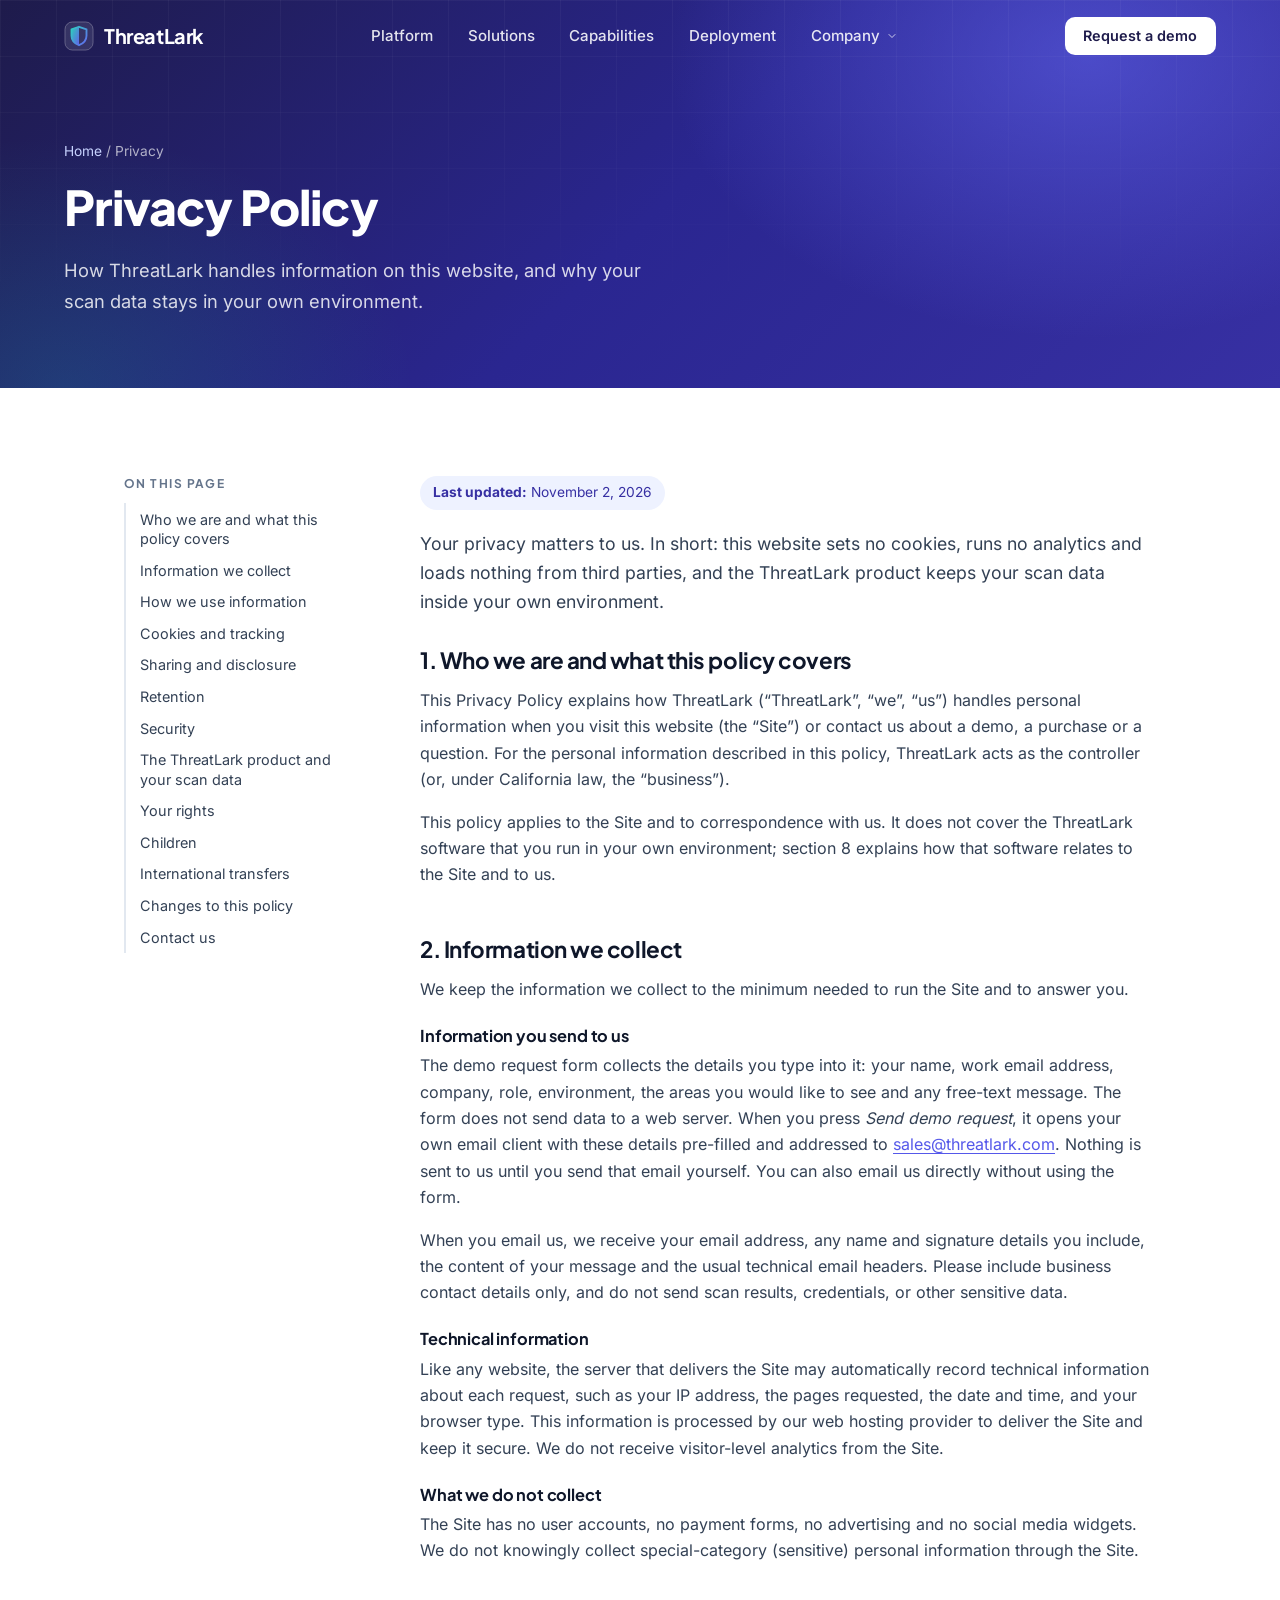
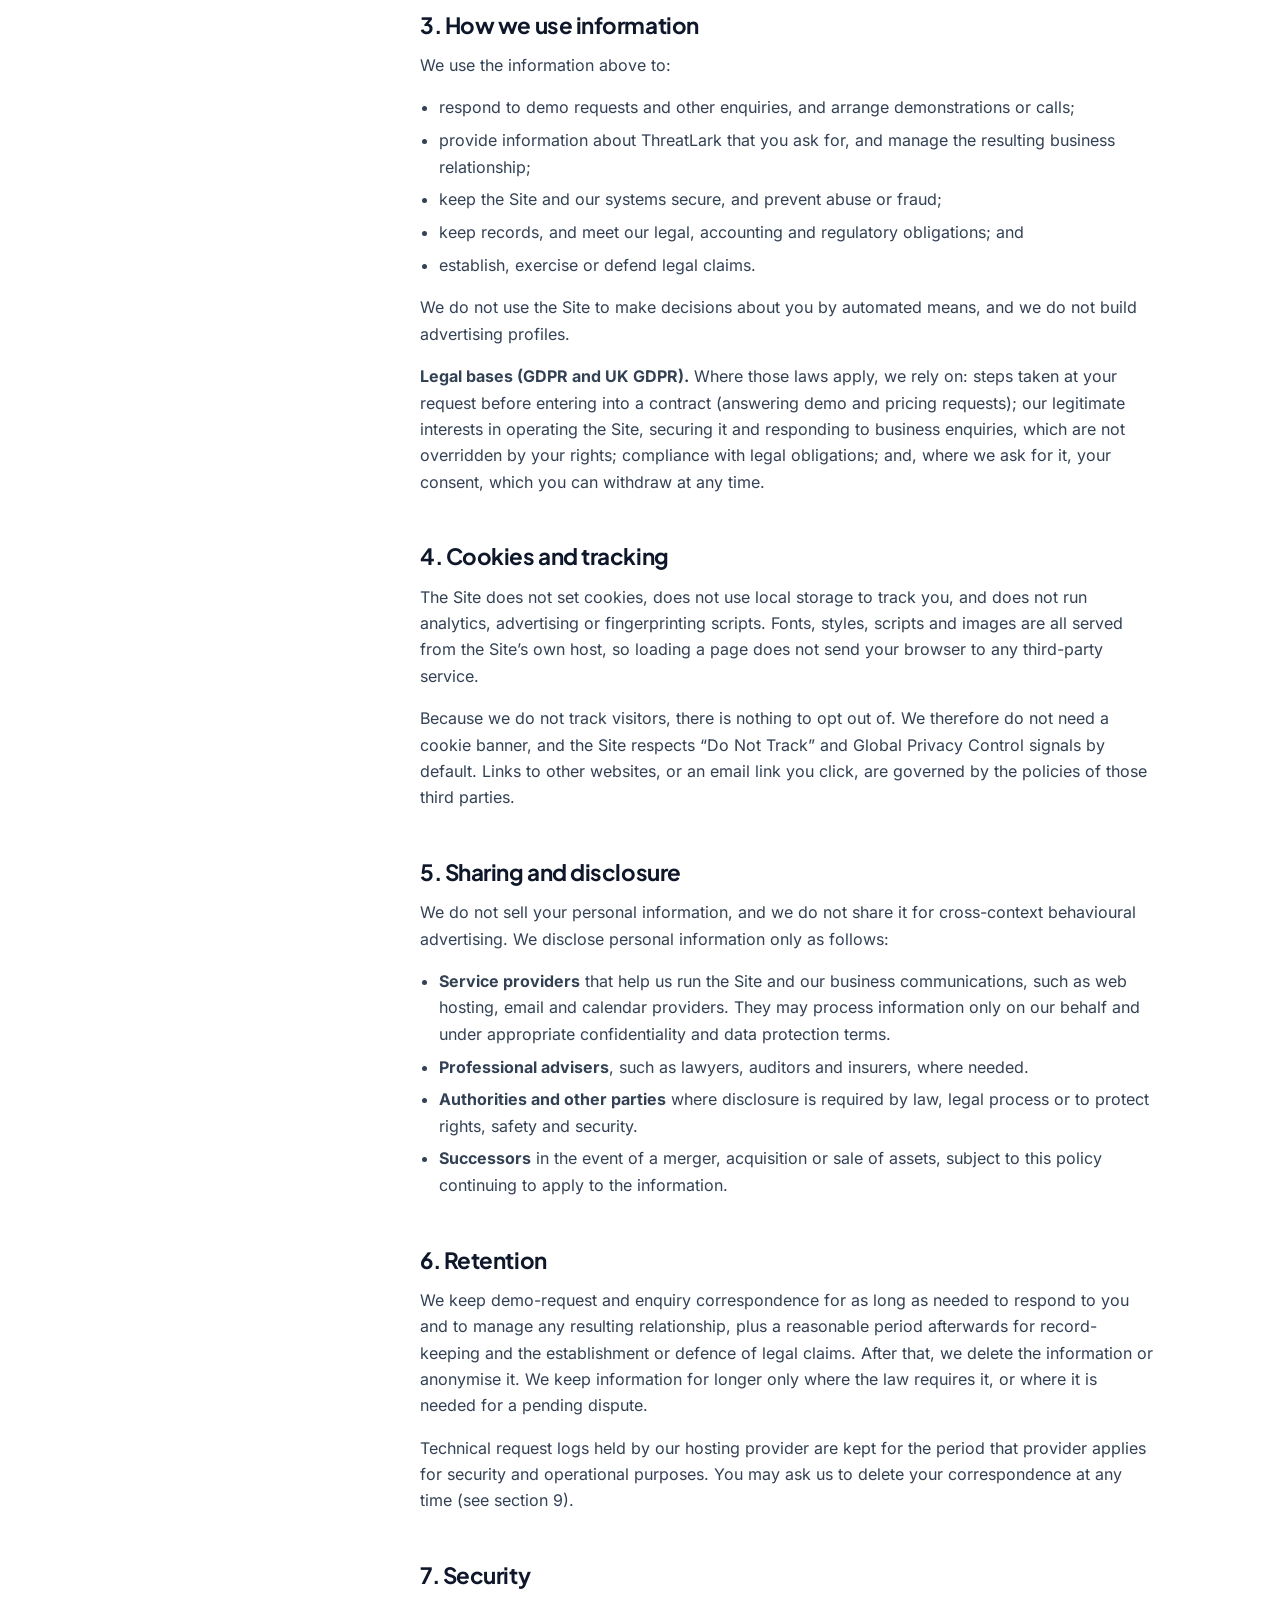
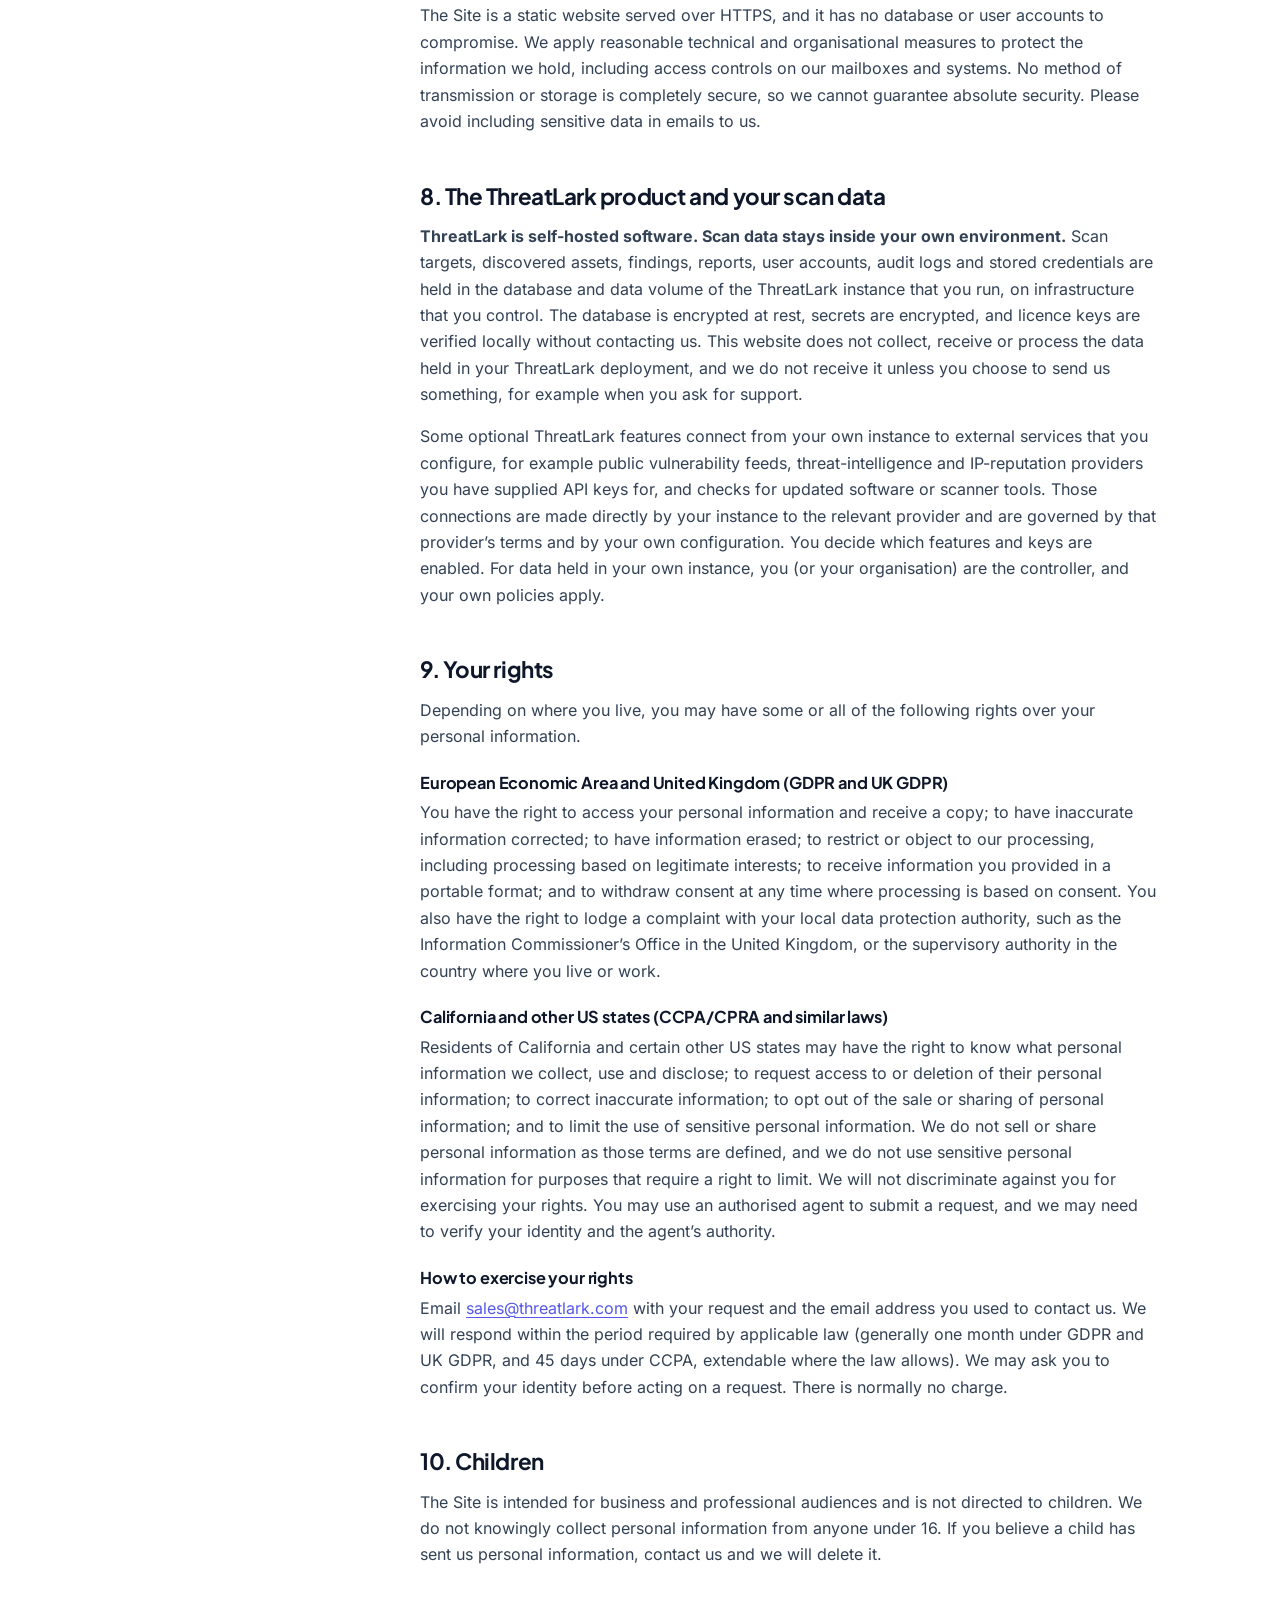
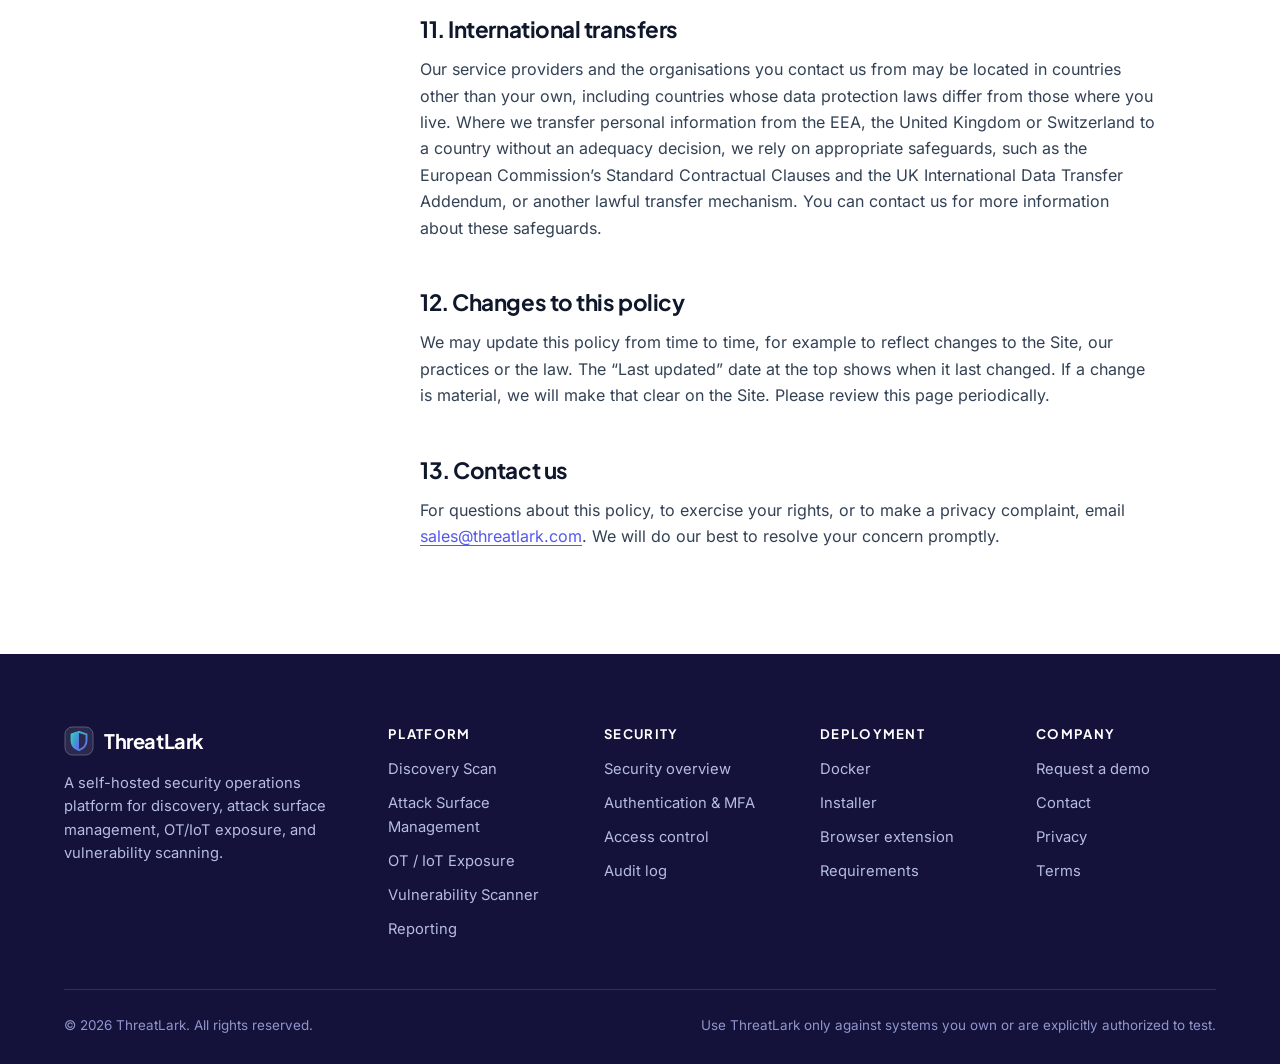
<file: privacy.html>
<!doctype html>
<html lang="en" class="no-js">
<head>
<meta charset="utf-8">
<meta name="viewport" content="width=device-width,initial-scale=1">
<title>Privacy Policy | ThreatLark</title>
<meta name="description" content="How ThreatLark handles information on its website: no cookies, no trackers, demo requests by email, and self-hosted scan data that stays in your environment.">
<meta name="theme-color" content="#1E1B4B">
<link rel="canonical" href="https://threatlark.com/privacy.html">
<link rel="icon" href="favicon.svg" type="image/svg+xml">
<link rel="icon" href="assets/img/favicon-32.png" sizes="32x32" type="image/png">
<link rel="apple-touch-icon" href="assets/img/apple-touch-icon.png">
<meta property="og:type" content="website">
<meta property="og:site_name" content="ThreatLark">
<meta property="og:title" content="Privacy Policy | ThreatLark">
<meta property="og:description" content="How ThreatLark handles information on its website: no cookies, no trackers, demo requests by email, and self-hosted scan data that stays in your environment.">
<meta property="og:url" content="https://threatlark.com/privacy.html">
<meta property="og:image" content="https://threatlark.com/assets/img/og-image.png">
<meta property="og:image:width" content="1200">
<meta property="og:image:height" content="630">
<meta name="twitter:card" content="summary_large_image">
<meta name="twitter:title" content="Privacy Policy | ThreatLark">
<meta name="twitter:description" content="How ThreatLark handles information on its website: no cookies, no trackers, demo requests by email, and self-hosted scan data that stays in your environment.">
<meta name="twitter:image" content="https://threatlark.com/assets/img/og-image.png">
<link rel="preload" href="assets/fonts/plus-jakarta-sans-latin-wght-normal.woff2" as="font" type="font/woff2" crossorigin>
<link rel="preload" href="assets/fonts/inter-latin-wght-normal.woff2" as="font" type="font/woff2" crossorigin>
<link rel="stylesheet" href="css/style.css">
<script>document.documentElement.className='js'</script>
</head>
<body>
<a class="skip" href="#main">Skip to content</a>
<header class="site-header">
  <div class="container nav">
    <a class="brand" href="index.html" aria-label="ThreatLark home"><svg width="30" height="30" viewBox="0 0 32 32" aria-hidden="true" focusable="false"><defs><linearGradient id="lg30" x1="0" y1="0" x2="1" y2="1"><stop offset="0" stop-color="#2DD4BF"/><stop offset="1" stop-color="#6366F1"/></linearGradient></defs><rect x="1" y="1" width="30" height="30" rx="8" fill="rgba(255,255,255,.1)" stroke="rgba(255,255,255,.28)"/><path d="M16 6.2 24 9v6.6c0 4.8-3.2 8.2-8 10.2-4.8-2-8-5.4-8-10.2V9z" fill="none" stroke="url(#lg30)" stroke-width="2" stroke-linejoin="round"/><path d="M16 6.2v19.6C11.2 23.8 8 20.4 8 15.6V9z" fill="url(#lg30)" opacity=".95"/></svg><span>ThreatLark</span></a>
    <nav aria-label="Primary">
      <ul class="nav-links" id="nav-links"><li><a href="platform.html">Platform</a></li><li><a href="index.html#solutions">Solutions</a></li><li><a href="index.html#capabilities">Capabilities</a></li><li><a href="deployment.html">Deployment</a></li><li class="has-menu"><button class="nav-trigger" type="button" aria-expanded="false" aria-haspopup="true" aria-controls="company-menu">Company <svg viewBox="0 0 24 24" fill="none" stroke="currentColor" stroke-width="1.7" stroke-linecap="round" stroke-linejoin="round" aria-hidden="true" focusable="false"><path d="m6 9 6 6 6-6"/></svg></button><ul class="submenu" id="company-menu"><li><a href="security.html">Security</a></li><li><a href="request-demo.html">Contact</a></li><li><a href="privacy.html">Privacy</a></li><li><a href="terms.html">Terms</a></li></ul></li><li class="mobile-cta"><a class="btn btn-white" href="request-demo.html">Request a demo</a></li></ul>
    </nav>
    <div class="nav-cta">
      <a class="btn btn-white btn-sm" href="request-demo.html">Request a demo</a>
      <button class="menu-toggle" type="button" aria-expanded="false" aria-controls="nav-links" aria-label="Open menu"><svg class="i-open" viewBox="0 0 24 24" fill="none" stroke="currentColor" stroke-width="1.7" stroke-linecap="round" stroke-linejoin="round" aria-hidden="true" focusable="false"><path d="M4 7h16M4 12h16M4 17h16"/></svg><svg class="i-close" viewBox="0 0 24 24" fill="none" stroke="currentColor" stroke-width="1.7" stroke-linecap="round" stroke-linejoin="round" aria-hidden="true" focusable="false"><path d="M6 6l12 12M18 6 6 18"/></svg></button>
    </div>
  </div>
</header>
<main id="main">
<section class="hero page-hero">
  <div class="container">
    <p class="crumbs"><a href="index.html">Home</a> / Privacy</p>
    <h1>Privacy Policy</h1>
    <p class="lead">How ThreatLark handles information on this website, and why your scan data stays in your own environment.</p>
  </div>
</section>
<section class="section"><div class="container"><div class="legal-layout"><nav class="legal-toc" aria-label="On this page"><h2>On this page</h2><ol><li><a href="#scope">Who we are and what this policy covers</a></li><li><a href="#collect">Information we collect</a></li><li><a href="#use">How we use information</a></li><li><a href="#cookies">Cookies and tracking</a></li><li><a href="#sharing">Sharing and disclosure</a></li><li><a href="#retention">Retention</a></li><li><a href="#security">Security</a></li><li><a href="#product">The ThreatLark product and your scan data</a></li><li><a href="#rights">Your rights</a></li><li><a href="#children">Children</a></li><li><a href="#transfers">International transfers</a></li><li><a href="#changes">Changes to this policy</a></li><li><a href="#contact">Contact us</a></li></ol></nav><div class="prose legal"><p class="updated"><strong>Last updated:</strong> November 2, 2026</p><p class="lede">Your privacy matters to us. In short: this website sets no cookies, runs no analytics and loads nothing from third parties, and the ThreatLark product keeps your scan data inside your own environment.</p><section id="scope"><h2>1. Who we are and what this policy covers</h2><p>This Privacy Policy explains how ThreatLark (&ldquo;ThreatLark&rdquo;, &ldquo;we&rdquo;, &ldquo;us&rdquo;) handles personal information when you visit this website (the &ldquo;Site&rdquo;) or contact us about a demo, a purchase or a question. For the personal information described in this policy, ThreatLark acts as the controller (or, under California law, the &ldquo;business&rdquo;).</p>
<p>This policy applies to the Site and to correspondence with us. It does not cover the ThreatLark software that you run in your own environment; section 8 explains how that software relates to the Site and to us.</p></section><section id="collect"><h2>2. Information we collect</h2><p>We keep the information we collect to the minimum needed to run the Site and to answer you.</p>
<h3>Information you send to us</h3>
<p>The demo request form collects the details you type into it: your name, work email address, company, role, environment, the areas you would like to see and any free-text message. The form does not send data to a web server. When you press <em>Send demo request</em>, it opens your own email client with these details pre-filled and addressed to <a href="mailto:sales@threatlark.com">sales@threatlark.com</a>. Nothing is sent to us until you send that email yourself. You can also email us directly without using the form.</p>
<p>When you email us, we receive your email address, any name and signature details you include, the content of your message and the usual technical email headers. Please include business contact details only, and do not send scan results, credentials, or other sensitive data.</p>
<h3>Technical information</h3>
<p>Like any website, the server that delivers the Site may automatically record technical information about each request, such as your IP address, the pages requested, the date and time, and your browser type. This information is processed by our web hosting provider to deliver the Site and keep it secure. We do not receive visitor-level analytics from the Site.</p>
<h3>What we do not collect</h3>
<p>The Site has no user accounts, no payment forms, no advertising and no social media widgets. We do not knowingly collect special-category (sensitive) personal information through the Site.</p></section><section id="use"><h2>3. How we use information</h2><p>We use the information above to:</p>
<ul><li>respond to demo requests and other enquiries, and arrange demonstrations or calls;</li>
<li>provide information about ThreatLark that you ask for, and manage the resulting business relationship;</li>
<li>keep the Site and our systems secure, and prevent abuse or fraud;</li>
<li>keep records, and meet our legal, accounting and regulatory obligations; and</li>
<li>establish, exercise or defend legal claims.</li></ul>
<p>We do not use the Site to make decisions about you by automated means, and we do not build advertising profiles.</p>
<p><strong>Legal bases (GDPR and UK GDPR).</strong> Where those laws apply, we rely on: steps taken at your request before entering into a contract (answering demo and pricing requests); our legitimate interests in operating the Site, securing it and responding to business enquiries, which are not overridden by your rights; compliance with legal obligations; and, where we ask for it, your consent, which you can withdraw at any time.</p></section><section id="cookies"><h2>4. Cookies and tracking</h2><p>The Site does not set cookies, does not use local storage to track you, and does not run analytics, advertising or fingerprinting scripts. Fonts, styles, scripts and images are all served from the Site&rsquo;s own host, so loading a page does not send your browser to any third-party service.</p>
<p>Because we do not track visitors, there is nothing to opt out of. We therefore do not need a cookie banner, and the Site respects &ldquo;Do Not Track&rdquo; and Global Privacy Control signals by default. Links to other websites, or an email link you click, are governed by the policies of those third parties.</p></section><section id="sharing"><h2>5. Sharing and disclosure</h2><p>We do not sell your personal information, and we do not share it for cross-context behavioural advertising. We disclose personal information only as follows:</p>
<ul><li><strong>Service providers</strong> that help us run the Site and our business communications, such as web hosting, email and calendar providers. They may process information only on our behalf and under appropriate confidentiality and data protection terms.</li>
<li><strong>Professional advisers</strong>, such as lawyers, auditors and insurers, where needed.</li>
<li><strong>Authorities and other parties</strong> where disclosure is required by law, legal process or to protect rights, safety and security.</li>
<li><strong>Successors</strong> in the event of a merger, acquisition or sale of assets, subject to this policy continuing to apply to the information.</li></ul></section><section id="retention"><h2>6. Retention</h2><p>We keep demo-request and enquiry correspondence for as long as needed to respond to you and to manage any resulting relationship, plus a reasonable period afterwards for record-keeping and the establishment or defence of legal claims. After that, we delete the information or anonymise it. We keep information for longer only where the law requires it, or where it is needed for a pending dispute.</p>
<p>Technical request logs held by our hosting provider are kept for the period that provider applies for security and operational purposes. You may ask us to delete your correspondence at any time (see section 9).</p></section><section id="security"><h2>7. Security</h2><p>The Site is a static website served over HTTPS, and it has no database or user accounts to compromise. We apply reasonable technical and organisational measures to protect the information we hold, including access controls on our mailboxes and systems. No method of transmission or storage is completely secure, so we cannot guarantee absolute security. Please avoid including sensitive data in emails to us.</p></section><section id="product"><h2>8. The ThreatLark product and your scan data</h2><p><strong>ThreatLark is self-hosted software. Scan data stays inside your own environment.</strong> Scan targets, discovered assets, findings, reports, user accounts, audit logs and stored credentials are held in the database and data volume of the ThreatLark instance that you run, on infrastructure that you control. The database is encrypted at rest, secrets are encrypted, and licence keys are verified locally without contacting us. This website does not collect, receive or process the data held in your ThreatLark deployment, and we do not receive it unless you choose to send us something, for example when you ask for support.</p>
<p>Some optional ThreatLark features connect from your own instance to external services that you configure, for example public vulnerability feeds, threat-intelligence and IP-reputation providers you have supplied API keys for, and checks for updated software or scanner tools. Those connections are made directly by your instance to the relevant provider and are governed by that provider&rsquo;s terms and by your own configuration. You decide which features and keys are enabled. For data held in your own instance, you (or your organisation) are the controller, and your own policies apply.</p></section><section id="rights"><h2>9. Your rights</h2><p>Depending on where you live, you may have some or all of the following rights over your personal information.</p>
<h3>European Economic Area and United Kingdom (GDPR and UK GDPR)</h3>
<p>You have the right to access your personal information and receive a copy; to have inaccurate information corrected; to have information erased; to restrict or object to our processing, including processing based on legitimate interests; to receive information you provided in a portable format; and to withdraw consent at any time where processing is based on consent. You also have the right to lodge a complaint with your local data protection authority, such as the Information Commissioner&rsquo;s Office in the United Kingdom, or the supervisory authority in the country where you live or work.</p>
<h3>California and other US states (CCPA/CPRA and similar laws)</h3>
<p>Residents of California and certain other US states may have the right to know what personal information we collect, use and disclose; to request access to or deletion of their personal information; to correct inaccurate information; to opt out of the sale or sharing of personal information; and to limit the use of sensitive personal information. We do not sell or share personal information as those terms are defined, and we do not use sensitive personal information for purposes that require a right to limit. We will not discriminate against you for exercising your rights. You may use an authorised agent to submit a request, and we may need to verify your identity and the agent&rsquo;s authority.</p>
<h3>How to exercise your rights</h3>
<p>Email <a href="mailto:sales@threatlark.com">sales@threatlark.com</a> with your request and the email address you used to contact us. We will respond within the period required by applicable law (generally one month under GDPR and UK GDPR, and 45 days under CCPA, extendable where the law allows). We may ask you to confirm your identity before acting on a request. There is normally no charge.</p></section><section id="children"><h2>10. Children</h2><p>The Site is intended for business and professional audiences and is not directed to children. We do not knowingly collect personal information from anyone under 16. If you believe a child has sent us personal information, contact us and we will delete it.</p></section><section id="transfers"><h2>11. International transfers</h2><p>Our service providers and the organisations you contact us from may be located in countries other than your own, including countries whose data protection laws differ from those where you live. Where we transfer personal information from the EEA, the United Kingdom or Switzerland to a country without an adequacy decision, we rely on appropriate safeguards, such as the European Commission&rsquo;s Standard Contractual Clauses and the UK International Data Transfer Addendum, or another lawful transfer mechanism. You can contact us for more information about these safeguards.</p></section><section id="changes"><h2>12. Changes to this policy</h2><p>We may update this policy from time to time, for example to reflect changes to the Site, our practices or the law. The &ldquo;Last updated&rdquo; date at the top shows when it last changed. If a change is material, we will make that clear on the Site. Please review this page periodically.</p></section><section id="contact"><h2>13. Contact us</h2><p>For questions about this policy, to exercise your rights, or to make a privacy complaint, email <a href="mailto:sales@threatlark.com">sales@threatlark.com</a>. We will do our best to resolve your concern promptly.</p></section></div></div></div></section></main>
<footer class="site-footer">
  <div class="container">
    <div class="foot-grid">
      <div class="foot-brand">
        <a class="brand" href="index.html" aria-label="ThreatLark home"><svg width="30" height="30" viewBox="0 0 32 32" aria-hidden="true" focusable="false"><defs><linearGradient id="lg30" x1="0" y1="0" x2="1" y2="1"><stop offset="0" stop-color="#2DD4BF"/><stop offset="1" stop-color="#6366F1"/></linearGradient></defs><rect x="1" y="1" width="30" height="30" rx="8" fill="rgba(255,255,255,.1)" stroke="rgba(255,255,255,.28)"/><path d="M16 6.2 24 9v6.6c0 4.8-3.2 8.2-8 10.2-4.8-2-8-5.4-8-10.2V9z" fill="none" stroke="url(#lg30)" stroke-width="2" stroke-linejoin="round"/><path d="M16 6.2v19.6C11.2 23.8 8 20.4 8 15.6V9z" fill="url(#lg30)" opacity=".95"/></svg><span>ThreatLark</span></a>
        <p>A self-hosted security operations platform for discovery, attack surface management, OT/IoT exposure, and vulnerability scanning.</p>
      </div>
      <div><h4>Platform</h4><ul>
        <li><a href="platform.html#discovery">Discovery Scan</a></li>
        <li><a href="platform.html#asm">Attack Surface Management</a></li>
        <li><a href="platform.html#ot">OT / IoT Exposure</a></li>
        <li><a href="platform.html#vulnerability">Vulnerability Scanner</a></li>
        <li><a href="platform.html#reporting">Reporting</a></li></ul></div>
      <div><h4>Security</h4><ul>
        <li><a href="security.html">Security overview</a></li>
        <li><a href="security.html#authentication">Authentication &amp; MFA</a></li>
        <li><a href="security.html#access">Access control</a></li>
        <li><a href="security.html#audit">Audit log</a></li></ul></div>
      <div><h4>Deployment</h4><ul>
        <li><a href="deployment.html#docker">Docker</a></li>
        <li><a href="deployment.html#installer">Installer</a></li>
        <li><a href="deployment.html#extension">Browser extension</a></li>
        <li><a href="deployment.html#requirements">Requirements</a></li></ul></div>
      <div><h4>Company</h4><ul>
        <li><a href="request-demo.html">Request a demo</a></li>
        <li><a href="request-demo.html#contact">Contact</a></li>
        <li><a href="privacy.html">Privacy</a></li>
        <li><a href="terms.html">Terms</a></li></ul></div>
    </div>
    <div class="foot-bottom">
      <p>&copy; <span id="yr">2026</span> ThreatLark. All rights reserved.</p>
      <p>Use ThreatLark only against systems you own or are explicitly authorized to test.</p>
    </div>
  </div>
</footer>
<script src="js/main.js" defer></script>
</body>
</html>
</file>
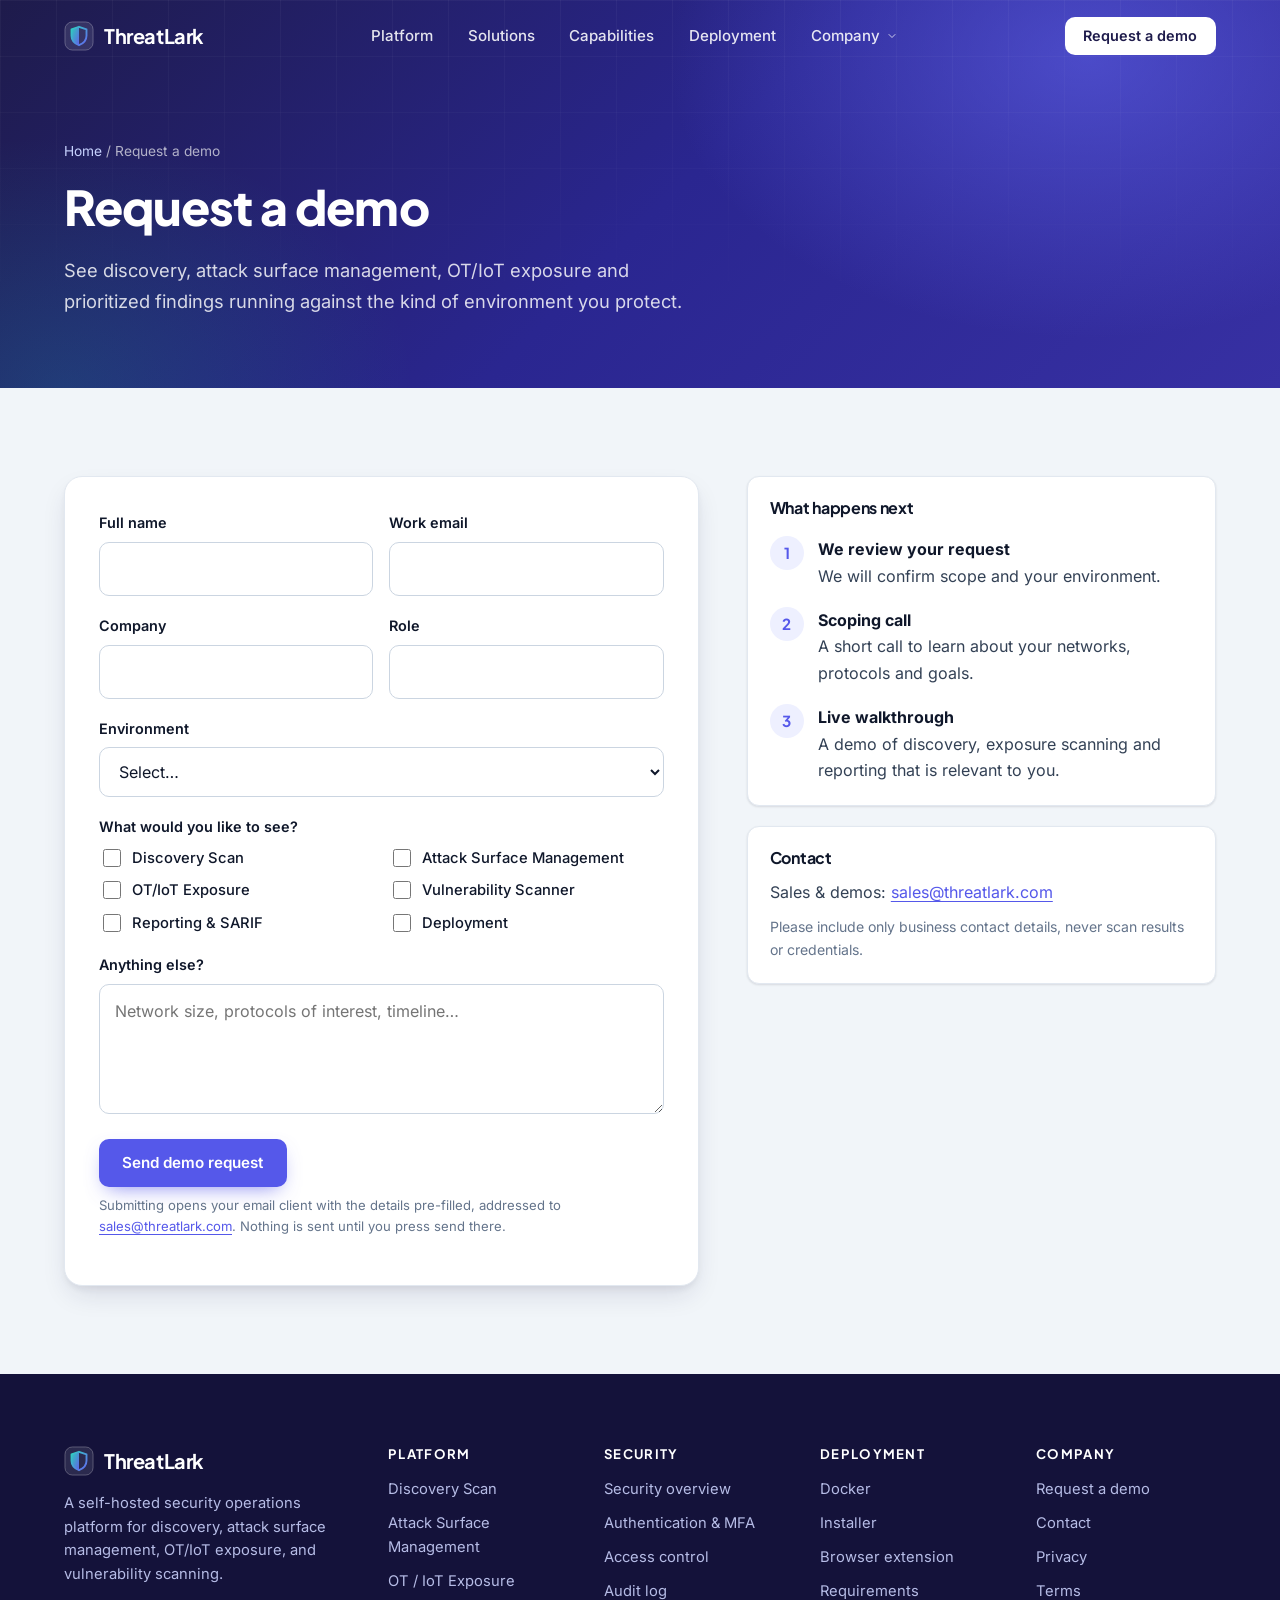
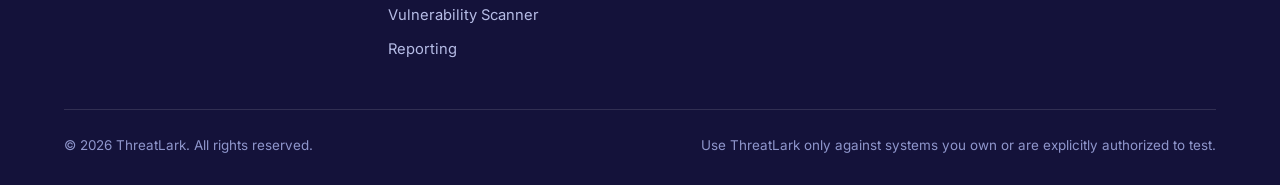
<file: request-demo.html>
<!doctype html>
<html lang="en" class="no-js">
<head>
<meta charset="utf-8">
<meta name="viewport" content="width=device-width,initial-scale=1">
<title>Request a demo | ThreatLark</title>
<meta name="description" content="Request a ThreatLark demo: discovery scanning, attack surface management, OT/IoT exposure and vulnerability scanning in a self-hosted platform.">
<meta name="theme-color" content="#1E1B4B">
<link rel="canonical" href="https://threatlark.com/request-demo.html">
<link rel="icon" href="favicon.svg" type="image/svg+xml">
<link rel="icon" href="assets/img/favicon-32.png" sizes="32x32" type="image/png">
<link rel="apple-touch-icon" href="assets/img/apple-touch-icon.png">
<meta property="og:type" content="website">
<meta property="og:site_name" content="ThreatLark">
<meta property="og:title" content="Request a demo | ThreatLark">
<meta property="og:description" content="Request a ThreatLark demo: discovery scanning, attack surface management, OT/IoT exposure and vulnerability scanning in a self-hosted platform.">
<meta property="og:url" content="https://threatlark.com/request-demo.html">
<meta property="og:image" content="https://threatlark.com/assets/img/og-image.png">
<meta property="og:image:width" content="1200">
<meta property="og:image:height" content="630">
<meta name="twitter:card" content="summary_large_image">
<meta name="twitter:title" content="Request a demo | ThreatLark">
<meta name="twitter:description" content="Request a ThreatLark demo: discovery scanning, attack surface management, OT/IoT exposure and vulnerability scanning in a self-hosted platform.">
<meta name="twitter:image" content="https://threatlark.com/assets/img/og-image.png">
<link rel="preload" href="assets/fonts/plus-jakarta-sans-latin-wght-normal.woff2" as="font" type="font/woff2" crossorigin>
<link rel="preload" href="assets/fonts/inter-latin-wght-normal.woff2" as="font" type="font/woff2" crossorigin>
<link rel="stylesheet" href="css/style.css">
<script>document.documentElement.className='js'</script>
</head>
<body>
<a class="skip" href="#main">Skip to content</a>
<header class="site-header">
  <div class="container nav">
    <a class="brand" href="index.html" aria-label="ThreatLark home"><svg width="30" height="30" viewBox="0 0 32 32" aria-hidden="true" focusable="false"><defs><linearGradient id="lg30" x1="0" y1="0" x2="1" y2="1"><stop offset="0" stop-color="#2DD4BF"/><stop offset="1" stop-color="#6366F1"/></linearGradient></defs><rect x="1" y="1" width="30" height="30" rx="8" fill="rgba(255,255,255,.1)" stroke="rgba(255,255,255,.28)"/><path d="M16 6.2 24 9v6.6c0 4.8-3.2 8.2-8 10.2-4.8-2-8-5.4-8-10.2V9z" fill="none" stroke="url(#lg30)" stroke-width="2" stroke-linejoin="round"/><path d="M16 6.2v19.6C11.2 23.8 8 20.4 8 15.6V9z" fill="url(#lg30)" opacity=".95"/></svg><span>ThreatLark</span></a>
    <nav aria-label="Primary">
      <ul class="nav-links" id="nav-links"><li><a href="platform.html">Platform</a></li><li><a href="index.html#solutions">Solutions</a></li><li><a href="index.html#capabilities">Capabilities</a></li><li><a href="deployment.html">Deployment</a></li><li class="has-menu"><button class="nav-trigger" type="button" aria-expanded="false" aria-haspopup="true" aria-controls="company-menu">Company <svg viewBox="0 0 24 24" fill="none" stroke="currentColor" stroke-width="1.7" stroke-linecap="round" stroke-linejoin="round" aria-hidden="true" focusable="false"><path d="m6 9 6 6 6-6"/></svg></button><ul class="submenu" id="company-menu"><li><a href="security.html">Security</a></li><li><a href="request-demo.html">Contact</a></li><li><a href="privacy.html">Privacy</a></li><li><a href="terms.html">Terms</a></li></ul></li><li class="mobile-cta"><a class="btn btn-white" href="request-demo.html">Request a demo</a></li></ul>
    </nav>
    <div class="nav-cta">
      <a class="btn btn-white btn-sm" href="request-demo.html">Request a demo</a>
      <button class="menu-toggle" type="button" aria-expanded="false" aria-controls="nav-links" aria-label="Open menu"><svg class="i-open" viewBox="0 0 24 24" fill="none" stroke="currentColor" stroke-width="1.7" stroke-linecap="round" stroke-linejoin="round" aria-hidden="true" focusable="false"><path d="M4 7h16M4 12h16M4 17h16"/></svg><svg class="i-close" viewBox="0 0 24 24" fill="none" stroke="currentColor" stroke-width="1.7" stroke-linecap="round" stroke-linejoin="round" aria-hidden="true" focusable="false"><path d="M6 6l12 12M18 6 6 18"/></svg></button>
    </div>
  </div>
</header>
<main id="main">
<section class="hero page-hero">
  <div class="container">
    <p class="crumbs"><a href="index.html">Home</a> / Request a demo</p>
    <h1>Request a demo</h1>
    <p class="lead">See discovery, attack surface management, OT/IoT exposure and prioritized findings running against the kind of environment you protect.</p>
  </div>
</section>
<section class="section section-slate"><div class="container"><div class="contact-grid"><form id="demo-form" class="form-card" data-mailto="sales@threatlark.com" action="mailto:sales@threatlark.com" method="post" enctype="text/plain" novalidate>
  <div class="field-row"><div class="field"><label for="f-name">Full name</label><input id="f-name" name="name" type="text" autocomplete="name" required></div>
  <div class="field"><label for="f-email">Work email</label><input id="f-email" name="email" type="email" autocomplete="email" required></div></div>
  <div class="field-row"><div class="field"><label for="f-company">Company</label><input id="f-company" name="company" type="text" autocomplete="organization" required></div>
  <div class="field"><label for="f-role">Role</label><input id="f-role" name="role" type="text" autocomplete="organization-title"></div></div>
  <div class="field"><label for="f-env">Environment</label><select id="f-env" name="environment"><option value="">Select&hellip;</option><option>Enterprise IT</option><option>OT / industrial</option><option>Healthcare</option><option>Financial services</option><option>Managed security service provider</option><option>Other</option></select></div>
  <fieldset class="field"><legend>What would you like to see?</legend><div class="checkgrid">
    <label><input type="checkbox" name="interest" value="Discovery Scan"> Discovery Scan</label>
    <label><input type="checkbox" name="interest" value="Attack Surface Management"> Attack Surface Management</label>
    <label><input type="checkbox" name="interest" value="OT/IoT Exposure"> OT/IoT Exposure</label>
    <label><input type="checkbox" name="interest" value="Vulnerability Scanner"> Vulnerability Scanner</label>
    <label><input type="checkbox" name="interest" value="Reporting and SARIF"> Reporting &amp; SARIF</label>
    <label><input type="checkbox" name="interest" value="Deployment"> Deployment</label></div></fieldset>
  <div class="field"><label for="f-msg">Anything else?</label><textarea id="f-msg" name="message" placeholder="Network size, protocols of interest, timeline&hellip;"></textarea></div>
  <button class="btn btn-primary" type="submit">Send demo request</button>
  <p class="hint">Submitting opens your email client with the details pre-filled, addressed to <a href="mailto:sales@threatlark.com">sales@threatlark.com</a>. Nothing is sent until you press send there.</p>
  <p id="form-status" class="callout" role="status" tabindex="-1" hidden>Your email client should have opened. If it did not, email <a href="mailto:sales@threatlark.com">sales@threatlark.com</a> directly.</p>
</form><div id="contact"><div class="side-card"><h4>What happens next</h4><ol class="steps"><li><b>We review your request</b>We will confirm scope and your environment.</li><li><b>Scoping call</b>A short call to learn about your networks, protocols and goals.</li><li><b>Live walkthrough</b>A demo of discovery, exposure scanning and reporting that is relevant to you.</li></ol></div>
<div class="side-card" style="margin-top:20px"><h4>Contact</h4><p style="margin:0 0 .6rem">Sales &amp; demos: <a href="mailto:sales@threatlark.com">sales@threatlark.com</a></p><p style="margin:0;font-size:.88rem;color:var(--ink-3)">Please include only business contact details, never scan results or credentials.</p></div></div></div></div></section></main>
<footer class="site-footer">
  <div class="container">
    <div class="foot-grid">
      <div class="foot-brand">
        <a class="brand" href="index.html" aria-label="ThreatLark home"><svg width="30" height="30" viewBox="0 0 32 32" aria-hidden="true" focusable="false"><defs><linearGradient id="lg30" x1="0" y1="0" x2="1" y2="1"><stop offset="0" stop-color="#2DD4BF"/><stop offset="1" stop-color="#6366F1"/></linearGradient></defs><rect x="1" y="1" width="30" height="30" rx="8" fill="rgba(255,255,255,.1)" stroke="rgba(255,255,255,.28)"/><path d="M16 6.2 24 9v6.6c0 4.8-3.2 8.2-8 10.2-4.8-2-8-5.4-8-10.2V9z" fill="none" stroke="url(#lg30)" stroke-width="2" stroke-linejoin="round"/><path d="M16 6.2v19.6C11.2 23.8 8 20.4 8 15.6V9z" fill="url(#lg30)" opacity=".95"/></svg><span>ThreatLark</span></a>
        <p>A self-hosted security operations platform for discovery, attack surface management, OT/IoT exposure, and vulnerability scanning.</p>
      </div>
      <div><h4>Platform</h4><ul>
        <li><a href="platform.html#discovery">Discovery Scan</a></li>
        <li><a href="platform.html#asm">Attack Surface Management</a></li>
        <li><a href="platform.html#ot">OT / IoT Exposure</a></li>
        <li><a href="platform.html#vulnerability">Vulnerability Scanner</a></li>
        <li><a href="platform.html#reporting">Reporting</a></li></ul></div>
      <div><h4>Security</h4><ul>
        <li><a href="security.html">Security overview</a></li>
        <li><a href="security.html#authentication">Authentication &amp; MFA</a></li>
        <li><a href="security.html#access">Access control</a></li>
        <li><a href="security.html#audit">Audit log</a></li></ul></div>
      <div><h4>Deployment</h4><ul>
        <li><a href="deployment.html#docker">Docker</a></li>
        <li><a href="deployment.html#installer">Installer</a></li>
        <li><a href="deployment.html#extension">Browser extension</a></li>
        <li><a href="deployment.html#requirements">Requirements</a></li></ul></div>
      <div><h4>Company</h4><ul>
        <li><a href="request-demo.html">Request a demo</a></li>
        <li><a href="request-demo.html#contact">Contact</a></li>
        <li><a href="privacy.html">Privacy</a></li>
        <li><a href="terms.html">Terms</a></li></ul></div>
    </div>
    <div class="foot-bottom">
      <p>&copy; <span id="yr">2026</span> ThreatLark. All rights reserved.</p>
      <p>Use ThreatLark only against systems you own or are explicitly authorized to test.</p>
    </div>
  </div>
</footer>
<script src="js/main.js" defer></script>
</body>
</html>
</file>
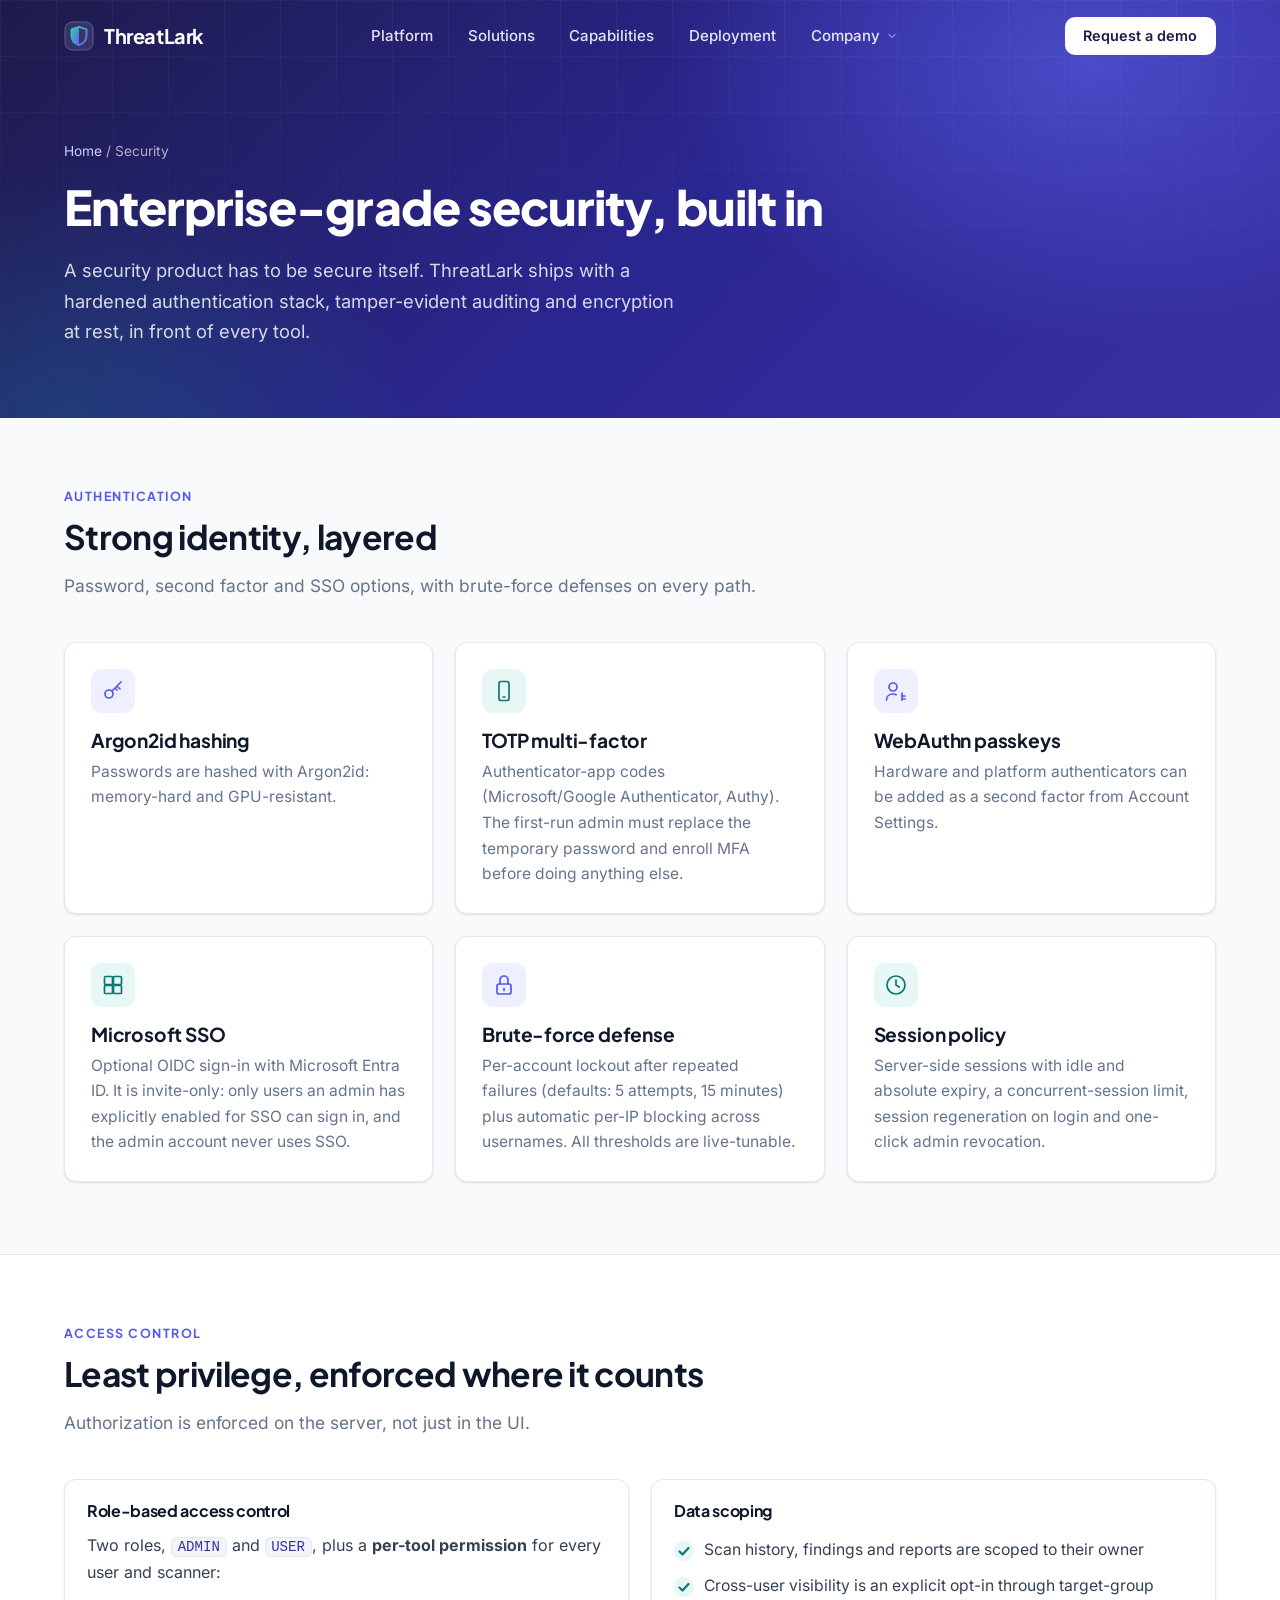
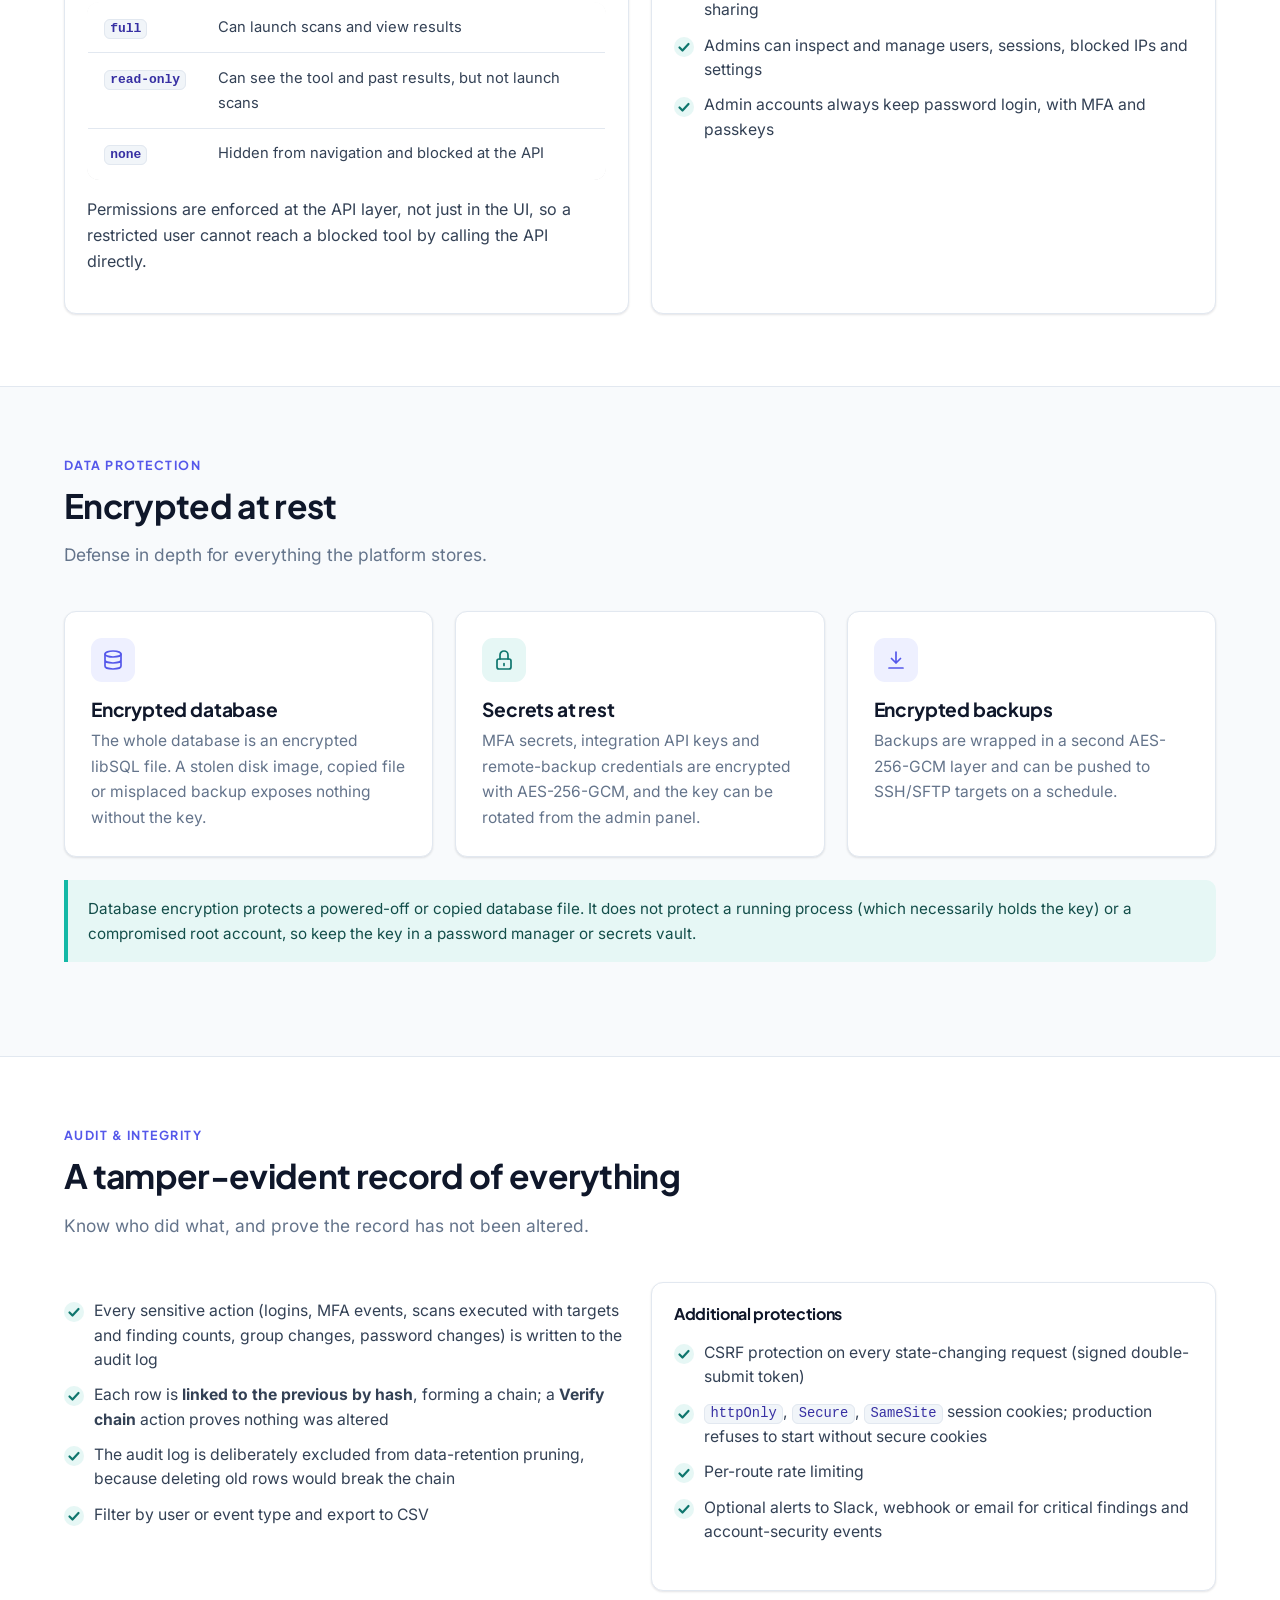
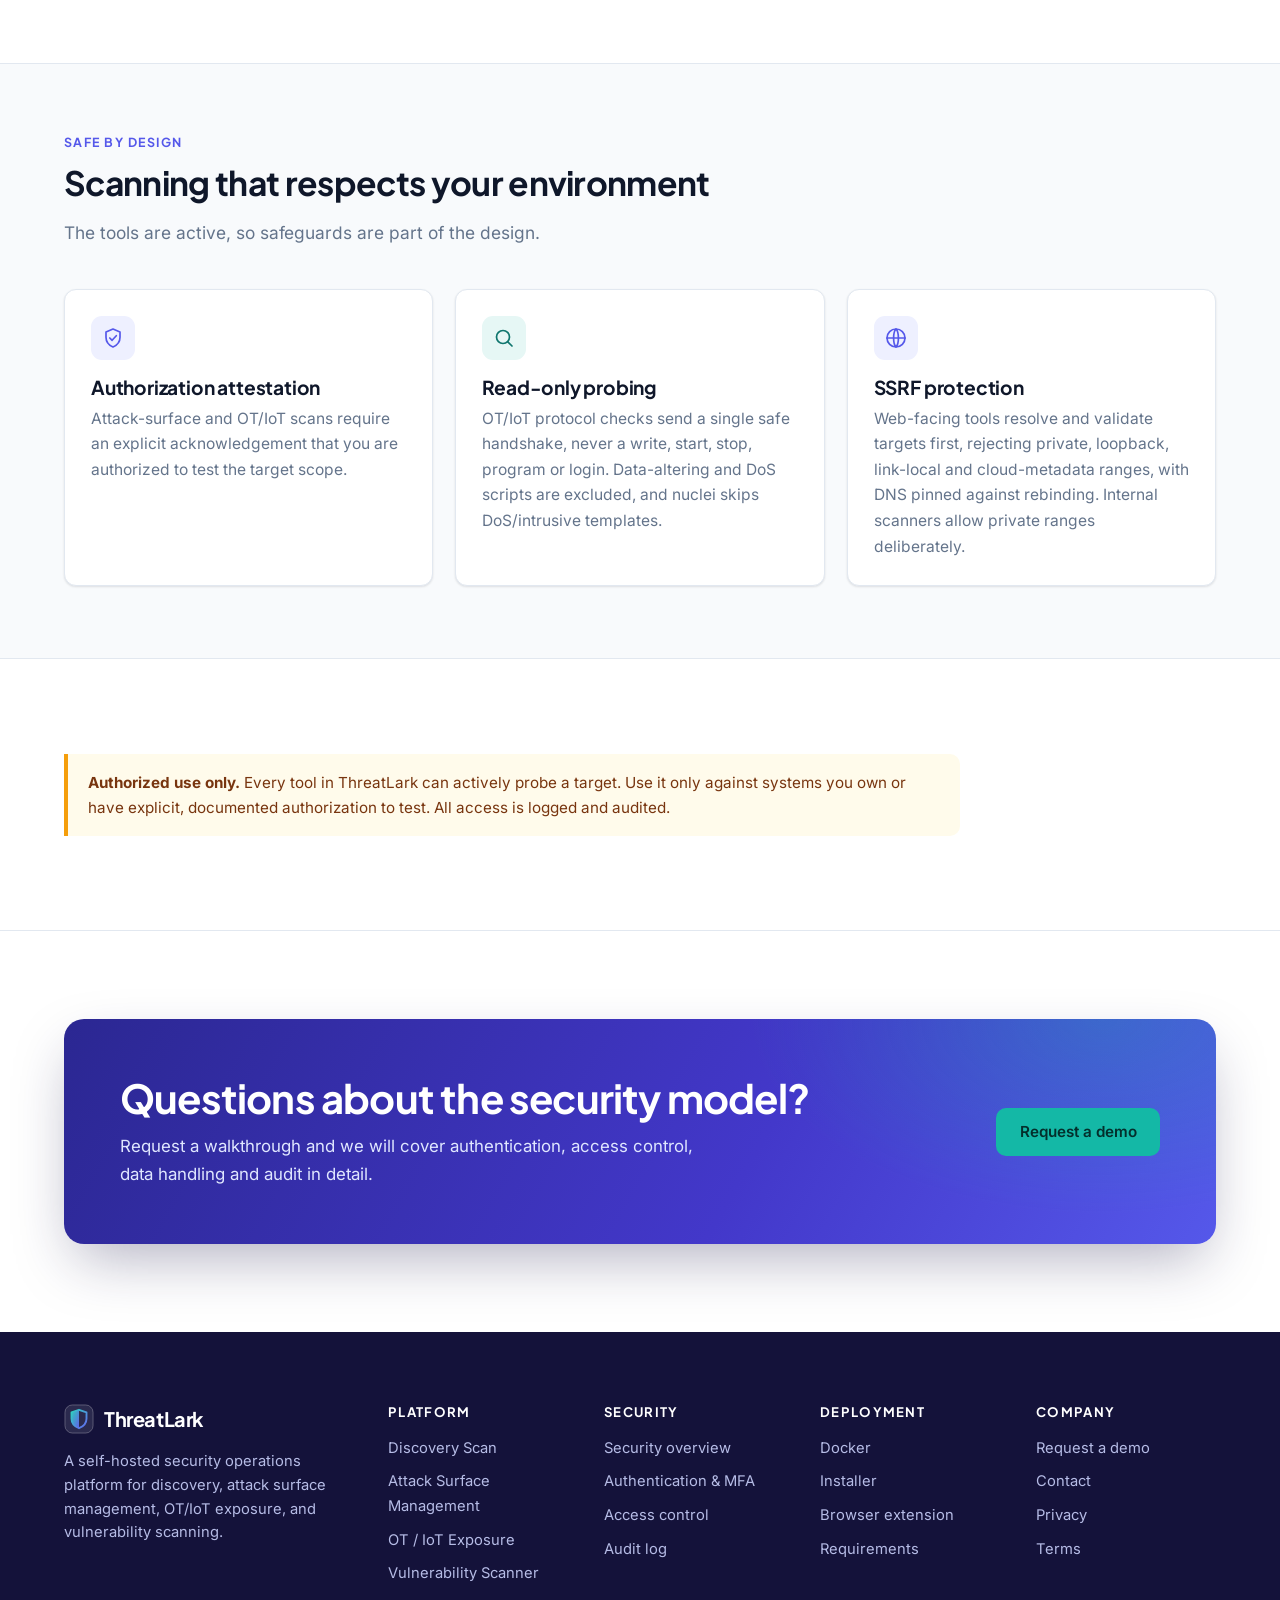
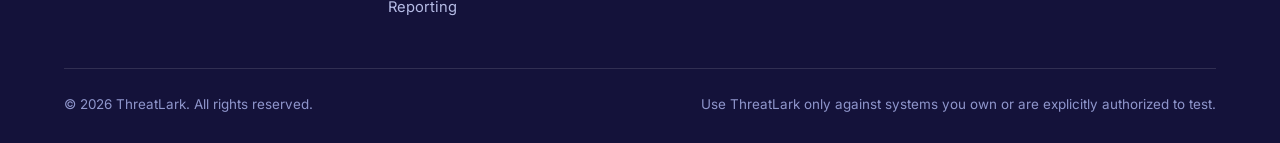
<file: security.html>
<!doctype html>
<html lang="en" class="no-js">
<head>
<meta charset="utf-8">
<meta name="viewport" content="width=device-width,initial-scale=1">
<title>Security | ThreatLark</title>
<meta name="description" content="ThreatLark security model: Argon2id, TOTP MFA, WebAuthn passkeys, Microsoft SSO, per-tool RBAC, encrypted database, and a hash-chained tamper-evident audit log.">
<meta name="theme-color" content="#1E1B4B">
<link rel="canonical" href="https://threatlark.com/security.html">
<link rel="icon" href="favicon.svg" type="image/svg+xml">
<link rel="icon" href="assets/img/favicon-32.png" sizes="32x32" type="image/png">
<link rel="apple-touch-icon" href="assets/img/apple-touch-icon.png">
<meta property="og:type" content="website">
<meta property="og:site_name" content="ThreatLark">
<meta property="og:title" content="Security | ThreatLark">
<meta property="og:description" content="ThreatLark security model: Argon2id, TOTP MFA, WebAuthn passkeys, Microsoft SSO, per-tool RBAC, encrypted database, and a hash-chained tamper-evident audit log.">
<meta property="og:url" content="https://threatlark.com/security.html">
<meta property="og:image" content="https://threatlark.com/assets/img/og-image.png">
<meta property="og:image:width" content="1200">
<meta property="og:image:height" content="630">
<meta name="twitter:card" content="summary_large_image">
<meta name="twitter:title" content="Security | ThreatLark">
<meta name="twitter:description" content="ThreatLark security model: Argon2id, TOTP MFA, WebAuthn passkeys, Microsoft SSO, per-tool RBAC, encrypted database, and a hash-chained tamper-evident audit log.">
<meta name="twitter:image" content="https://threatlark.com/assets/img/og-image.png">
<link rel="preload" href="assets/fonts/plus-jakarta-sans-latin-wght-normal.woff2" as="font" type="font/woff2" crossorigin>
<link rel="preload" href="assets/fonts/inter-latin-wght-normal.woff2" as="font" type="font/woff2" crossorigin>
<link rel="stylesheet" href="css/style.css">
<script>document.documentElement.className='js'</script>
</head>
<body>
<a class="skip" href="#main">Skip to content</a>
<header class="site-header">
  <div class="container nav">
    <a class="brand" href="index.html" aria-label="ThreatLark home"><svg width="30" height="30" viewBox="0 0 32 32" aria-hidden="true" focusable="false"><defs><linearGradient id="lg30" x1="0" y1="0" x2="1" y2="1"><stop offset="0" stop-color="#2DD4BF"/><stop offset="1" stop-color="#6366F1"/></linearGradient></defs><rect x="1" y="1" width="30" height="30" rx="8" fill="rgba(255,255,255,.1)" stroke="rgba(255,255,255,.28)"/><path d="M16 6.2 24 9v6.6c0 4.8-3.2 8.2-8 10.2-4.8-2-8-5.4-8-10.2V9z" fill="none" stroke="url(#lg30)" stroke-width="2" stroke-linejoin="round"/><path d="M16 6.2v19.6C11.2 23.8 8 20.4 8 15.6V9z" fill="url(#lg30)" opacity=".95"/></svg><span>ThreatLark</span></a>
    <nav aria-label="Primary">
      <ul class="nav-links" id="nav-links"><li><a href="platform.html">Platform</a></li><li><a href="index.html#solutions">Solutions</a></li><li><a href="index.html#capabilities">Capabilities</a></li><li><a href="deployment.html">Deployment</a></li><li class="has-menu"><button class="nav-trigger" type="button" aria-expanded="false" aria-haspopup="true" aria-controls="company-menu">Company <svg viewBox="0 0 24 24" fill="none" stroke="currentColor" stroke-width="1.7" stroke-linecap="round" stroke-linejoin="round" aria-hidden="true" focusable="false"><path d="m6 9 6 6 6-6"/></svg></button><ul class="submenu" id="company-menu"><li><a href="security.html">Security</a></li><li><a href="request-demo.html">Contact</a></li><li><a href="privacy.html">Privacy</a></li><li><a href="terms.html">Terms</a></li></ul></li><li class="mobile-cta"><a class="btn btn-white" href="request-demo.html">Request a demo</a></li></ul>
    </nav>
    <div class="nav-cta">
      <a class="btn btn-white btn-sm" href="request-demo.html">Request a demo</a>
      <button class="menu-toggle" type="button" aria-expanded="false" aria-controls="nav-links" aria-label="Open menu"><svg class="i-open" viewBox="0 0 24 24" fill="none" stroke="currentColor" stroke-width="1.7" stroke-linecap="round" stroke-linejoin="round" aria-hidden="true" focusable="false"><path d="M4 7h16M4 12h16M4 17h16"/></svg><svg class="i-close" viewBox="0 0 24 24" fill="none" stroke="currentColor" stroke-width="1.7" stroke-linecap="round" stroke-linejoin="round" aria-hidden="true" focusable="false"><path d="M6 6l12 12M18 6 6 18"/></svg></button>
    </div>
  </div>
</header>
<main id="main">
<section class="hero page-hero">
  <div class="container">
    <p class="crumbs"><a href="index.html">Home</a> / Security</p>
    <h1>Enterprise-grade security, built in</h1>
    <p class="lead">A security product has to be secure itself. ThreatLark ships with a hardened authentication stack, tamper-evident auditing and encryption at rest, in front of every tool.</p>
  </div>
</section>
<section class="feature" id="authentication"><div class="container"><div class="section-head"><span class="kicker">Authentication</span><h2>Strong identity, layered</h2><p>Password, second factor and SSO options, with brute-force defenses on every path.</p></div><div class="grid g3">
<article class="card"><div class="icon-box"><svg viewBox="0 0 24 24" fill="none" stroke="currentColor" stroke-width="1.7" stroke-linecap="round" stroke-linejoin="round" aria-hidden="true" focusable="false"><circle cx="8" cy="15" r="4"/><path d="m11 12 9-9M16 7l3 3M14 9l2 2"/></svg></div><h3>Argon2id hashing</h3><p>Passwords are hashed with Argon2id: memory-hard and GPU-resistant.</p></article>
<article class="card"><div class="icon-box teal"><svg viewBox="0 0 24 24" fill="none" stroke="currentColor" stroke-width="1.7" stroke-linecap="round" stroke-linejoin="round" aria-hidden="true" focusable="false"><rect x="7" y="2.5" width="10" height="19" rx="2"/><path d="M11 18h2"/></svg></div><h3>TOTP multi-factor</h3><p>Authenticator-app codes (Microsoft/Google Authenticator, Authy). The first-run admin must replace the temporary password and enroll MFA before doing anything else.</p></article>
<article class="card"><div class="icon-box"><svg viewBox="0 0 24 24" fill="none" stroke="currentColor" stroke-width="1.7" stroke-linecap="round" stroke-linejoin="round" aria-hidden="true" focusable="false"><circle cx="9" cy="8" r="4"/><path d="M2.5 21c0-3.6 2.9-6 6.5-6 1.2 0 2.3.3 3.2.7M18 14v7M18 17h3M18 20h3"/></svg></div><h3>WebAuthn passkeys</h3><p>Hardware and platform authenticators can be added as a second factor from Account Settings.</p></article>
<article class="card"><div class="icon-box teal"><svg viewBox="0 0 24 24" fill="none" stroke="currentColor" stroke-width="1.7" stroke-linecap="round" stroke-linejoin="round" aria-hidden="true" focusable="false"><rect x="3.5" y="3.5" width="8" height="8" rx="1"/><rect x="12.5" y="3.5" width="8" height="8" rx="1"/><rect x="3.5" y="12.5" width="8" height="8" rx="1"/><rect x="12.5" y="12.5" width="8" height="8" rx="1"/></svg></div><h3>Microsoft SSO</h3><p>Optional OIDC sign-in with Microsoft Entra ID. It is invite-only: only users an admin has explicitly enabled for SSO can sign in, and the admin account never uses SSO.</p></article>
<article class="card"><div class="icon-box"><svg viewBox="0 0 24 24" fill="none" stroke="currentColor" stroke-width="1.7" stroke-linecap="round" stroke-linejoin="round" aria-hidden="true" focusable="false"><rect x="5" y="11" width="14" height="10" rx="2"/><path d="M8 11V7a4 4 0 0 1 8 0v4M12 15.5v2"/></svg></div><h3>Brute-force defense</h3><p>Per-account lockout after repeated failures (defaults: 5 attempts, 15 minutes) plus automatic per-IP blocking across usernames. All thresholds are live-tunable.</p></article>
<article class="card"><div class="icon-box teal"><svg viewBox="0 0 24 24" fill="none" stroke="currentColor" stroke-width="1.7" stroke-linecap="round" stroke-linejoin="round" aria-hidden="true" focusable="false"><circle cx="12" cy="12" r="9"/><path d="M12 7v5l3.2 2"/></svg></div><h3>Session policy</h3><p>Server-side sessions with idle and absolute expiry, a concurrent-session limit, session regeneration on login and one-click admin revocation.</p></article>
</div></div></section><section class="feature" id="access"><div class="container"><div class="section-head"><span class="kicker">Access control</span><h2>Least privilege, enforced where it counts</h2><p>Authorization is enforced on the server, not just in the UI.</p></div><div class="grid g2"><div class="side-card"><h4>Role-based access control</h4><p>Two roles, <code>ADMIN</code> and <code>USER</code>, plus a <strong>per-tool permission</strong> for every user and scanner:</p>
<div class="tbl-wrap"><table class="tbl"><tbody><tr><td><code>full</code></td><td>Can launch scans and view results</td></tr><tr><td><code>read-only</code></td><td>Can see the tool and past results, but not launch scans</td></tr><tr><td><code>none</code></td><td>Hidden from navigation and blocked at the API</td></tr></tbody></table></div>
<p style="margin-top:1rem">Permissions are enforced at the API layer, not just in the UI, so a restricted user cannot reach a blocked tool by calling the API directly.</p></div>
<div class="side-card"><h4>Data scoping</h4><ul class="checks"><li>Scan history, findings and reports are scoped to their owner</li><li>Cross-user visibility is an explicit opt-in through target-group sharing</li><li>Admins can inspect and manage users, sessions, blocked IPs and settings</li><li>Admin accounts always keep password login, with MFA and passkeys</li></ul></div></div></div></section><section class="feature" id="data"><div class="container"><div class="section-head"><span class="kicker">Data protection</span><h2>Encrypted at rest</h2><p>Defense in depth for everything the platform stores.</p></div><div class="grid g3">
<article class="card"><div class="icon-box"><svg viewBox="0 0 24 24" fill="none" stroke="currentColor" stroke-width="1.7" stroke-linecap="round" stroke-linejoin="round" aria-hidden="true" focusable="false"><ellipse cx="12" cy="6" rx="8" ry="3"/><path d="M4 6v6c0 1.7 3.6 3 8 3s8-1.3 8-3V6M4 12v6c0 1.7 3.6 3 8 3s8-1.3 8-3v-6"/></svg></div><h3>Encrypted database</h3><p>The whole database is an encrypted libSQL file. A stolen disk image, copied file or misplaced backup exposes nothing without the key.</p></article>
<article class="card"><div class="icon-box teal"><svg viewBox="0 0 24 24" fill="none" stroke="currentColor" stroke-width="1.7" stroke-linecap="round" stroke-linejoin="round" aria-hidden="true" focusable="false"><rect x="5" y="11" width="14" height="10" rx="2"/><path d="M8 11V7a4 4 0 0 1 8 0v4M12 15.5v2"/></svg></div><h3>Secrets at rest</h3><p>MFA secrets, integration API keys and remote-backup credentials are encrypted with AES-256-GCM, and the key can be rotated from the admin panel.</p></article>
<article class="card"><div class="icon-box"><svg viewBox="0 0 24 24" fill="none" stroke="currentColor" stroke-width="1.7" stroke-linecap="round" stroke-linejoin="round" aria-hidden="true" focusable="false"><path d="M12 4v11M7.5 10.5 12 15l4.5-4.5M5 20h14"/></svg></div><h3>Encrypted backups</h3><p>Backups are wrapped in a second AES-256-GCM layer and can be pushed to SSH/SFTP targets on a schedule.</p></article>
</div><div class="callout">Database encryption protects a powered-off or copied database file. It does not protect a running process (which necessarily holds the key) or a compromised root account, so keep the key in a password manager or secrets vault.</div></div></section><section class="feature" id="audit"><div class="container"><div class="section-head"><span class="kicker">Audit &amp; integrity</span><h2>A tamper-evident record of everything</h2><p>Know who did what, and prove the record has not been altered.</p></div><div class="grid g2"><div><ul class="checks">
<li>Every sensitive action (logins, MFA events, scans executed with targets and finding counts, group changes, password changes) is written to the audit log</li>
<li>Each row is <strong>linked to the previous by hash</strong>, forming a chain; a <strong>Verify chain</strong> action proves nothing was altered</li>
<li>The audit log is deliberately excluded from data-retention pruning, because deleting old rows would break the chain</li>
<li>Filter by user or event type and export to CSV</li></ul></div>
<div class="side-card"><h4>Additional protections</h4><ul class="checks"><li>CSRF protection on every state-changing request (signed double-submit token)</li><li><code>httpOnly</code>, <code>Secure</code>, <code>SameSite</code> session cookies; production refuses to start without secure cookies</li><li>Per-route rate limiting</li><li>Optional alerts to Slack, webhook or email for critical findings and account-security events</li></ul></div></div></div></section><section class="feature" id="safe-scanning"><div class="container"><div class="section-head"><span class="kicker">Safe by design</span><h2>Scanning that respects your environment</h2><p>The tools are active, so safeguards are part of the design.</p></div><div class="grid g3">
<article class="card"><div class="icon-box"><svg viewBox="0 0 24 24" fill="none" stroke="currentColor" stroke-width="1.7" stroke-linecap="round" stroke-linejoin="round" aria-hidden="true" focusable="false"><path d="M12 3l7 3v5.2c0 4.4-3 8-7 9.8-4-1.8-7-5.4-7-9.8V6z"/><path d="m8.8 12 2.3 2.3 4.2-4.6"/></svg></div><h3>Authorization attestation</h3><p>Attack-surface and OT/IoT scans require an explicit acknowledgement that you are authorized to test the target scope.</p></article>
<article class="card"><div class="icon-box teal"><svg viewBox="0 0 24 24" fill="none" stroke="currentColor" stroke-width="1.7" stroke-linecap="round" stroke-linejoin="round" aria-hidden="true" focusable="false"><circle cx="11" cy="11" r="6.5"/><path d="m20 20-4.2-4.2"/></svg></div><h3>Read-only probing</h3><p>OT/IoT protocol checks send a single safe handshake, never a write, start, stop, program or login. Data-altering and DoS scripts are excluded, and nuclei skips DoS/intrusive templates.</p></article>
<article class="card"><div class="icon-box"><svg viewBox="0 0 24 24" fill="none" stroke="currentColor" stroke-width="1.7" stroke-linecap="round" stroke-linejoin="round" aria-hidden="true" focusable="false"><circle cx="12" cy="12" r="9"/><path d="M3 12h18M12 3c3.2 3.2 3.2 14.8 0 18M12 3c-3.2 3.2-3.2 14.8 0 18"/></svg></div><h3>SSRF protection</h3><p>Web-facing tools resolve and validate targets first, rejecting private, loopback, link-local and cloud-metadata ranges, with DNS pinned against rebinding. Internal scanners allow private ranges deliberately.</p></article>
</div></div></section><section class="feature"><div class="container"><div class="callout warn" style="max-width:56rem"><strong>Authorized use only.</strong> Every tool in ThreatLark can actively probe a target. Use it only against systems you own or have explicit, documented authorization to test. All access is logged and audited.</div></div></section><div class="cta-wrap"><div class="container"><div class="cta-card">
  <div><h2>Questions about the security model?</h2><p>Request a walkthrough and we will cover authentication, access control, data handling and audit in detail.</p></div>
  <a class="btn btn-teal" href="request-demo.html">Request a demo</a>
</div></div></div>
</main>
<footer class="site-footer">
  <div class="container">
    <div class="foot-grid">
      <div class="foot-brand">
        <a class="brand" href="index.html" aria-label="ThreatLark home"><svg width="30" height="30" viewBox="0 0 32 32" aria-hidden="true" focusable="false"><defs><linearGradient id="lg30" x1="0" y1="0" x2="1" y2="1"><stop offset="0" stop-color="#2DD4BF"/><stop offset="1" stop-color="#6366F1"/></linearGradient></defs><rect x="1" y="1" width="30" height="30" rx="8" fill="rgba(255,255,255,.1)" stroke="rgba(255,255,255,.28)"/><path d="M16 6.2 24 9v6.6c0 4.8-3.2 8.2-8 10.2-4.8-2-8-5.4-8-10.2V9z" fill="none" stroke="url(#lg30)" stroke-width="2" stroke-linejoin="round"/><path d="M16 6.2v19.6C11.2 23.8 8 20.4 8 15.6V9z" fill="url(#lg30)" opacity=".95"/></svg><span>ThreatLark</span></a>
        <p>A self-hosted security operations platform for discovery, attack surface management, OT/IoT exposure, and vulnerability scanning.</p>
      </div>
      <div><h4>Platform</h4><ul>
        <li><a href="platform.html#discovery">Discovery Scan</a></li>
        <li><a href="platform.html#asm">Attack Surface Management</a></li>
        <li><a href="platform.html#ot">OT / IoT Exposure</a></li>
        <li><a href="platform.html#vulnerability">Vulnerability Scanner</a></li>
        <li><a href="platform.html#reporting">Reporting</a></li></ul></div>
      <div><h4>Security</h4><ul>
        <li><a href="security.html">Security overview</a></li>
        <li><a href="security.html#authentication">Authentication &amp; MFA</a></li>
        <li><a href="security.html#access">Access control</a></li>
        <li><a href="security.html#audit">Audit log</a></li></ul></div>
      <div><h4>Deployment</h4><ul>
        <li><a href="deployment.html#docker">Docker</a></li>
        <li><a href="deployment.html#installer">Installer</a></li>
        <li><a href="deployment.html#extension">Browser extension</a></li>
        <li><a href="deployment.html#requirements">Requirements</a></li></ul></div>
      <div><h4>Company</h4><ul>
        <li><a href="request-demo.html">Request a demo</a></li>
        <li><a href="request-demo.html#contact">Contact</a></li>
        <li><a href="privacy.html">Privacy</a></li>
        <li><a href="terms.html">Terms</a></li></ul></div>
    </div>
    <div class="foot-bottom">
      <p>&copy; <span id="yr">2026</span> ThreatLark. All rights reserved.</p>
      <p>Use ThreatLark only against systems you own or are explicitly authorized to test.</p>
    </div>
  </div>
</footer>
<script src="js/main.js" defer></script>
</body>
</html>
</file>
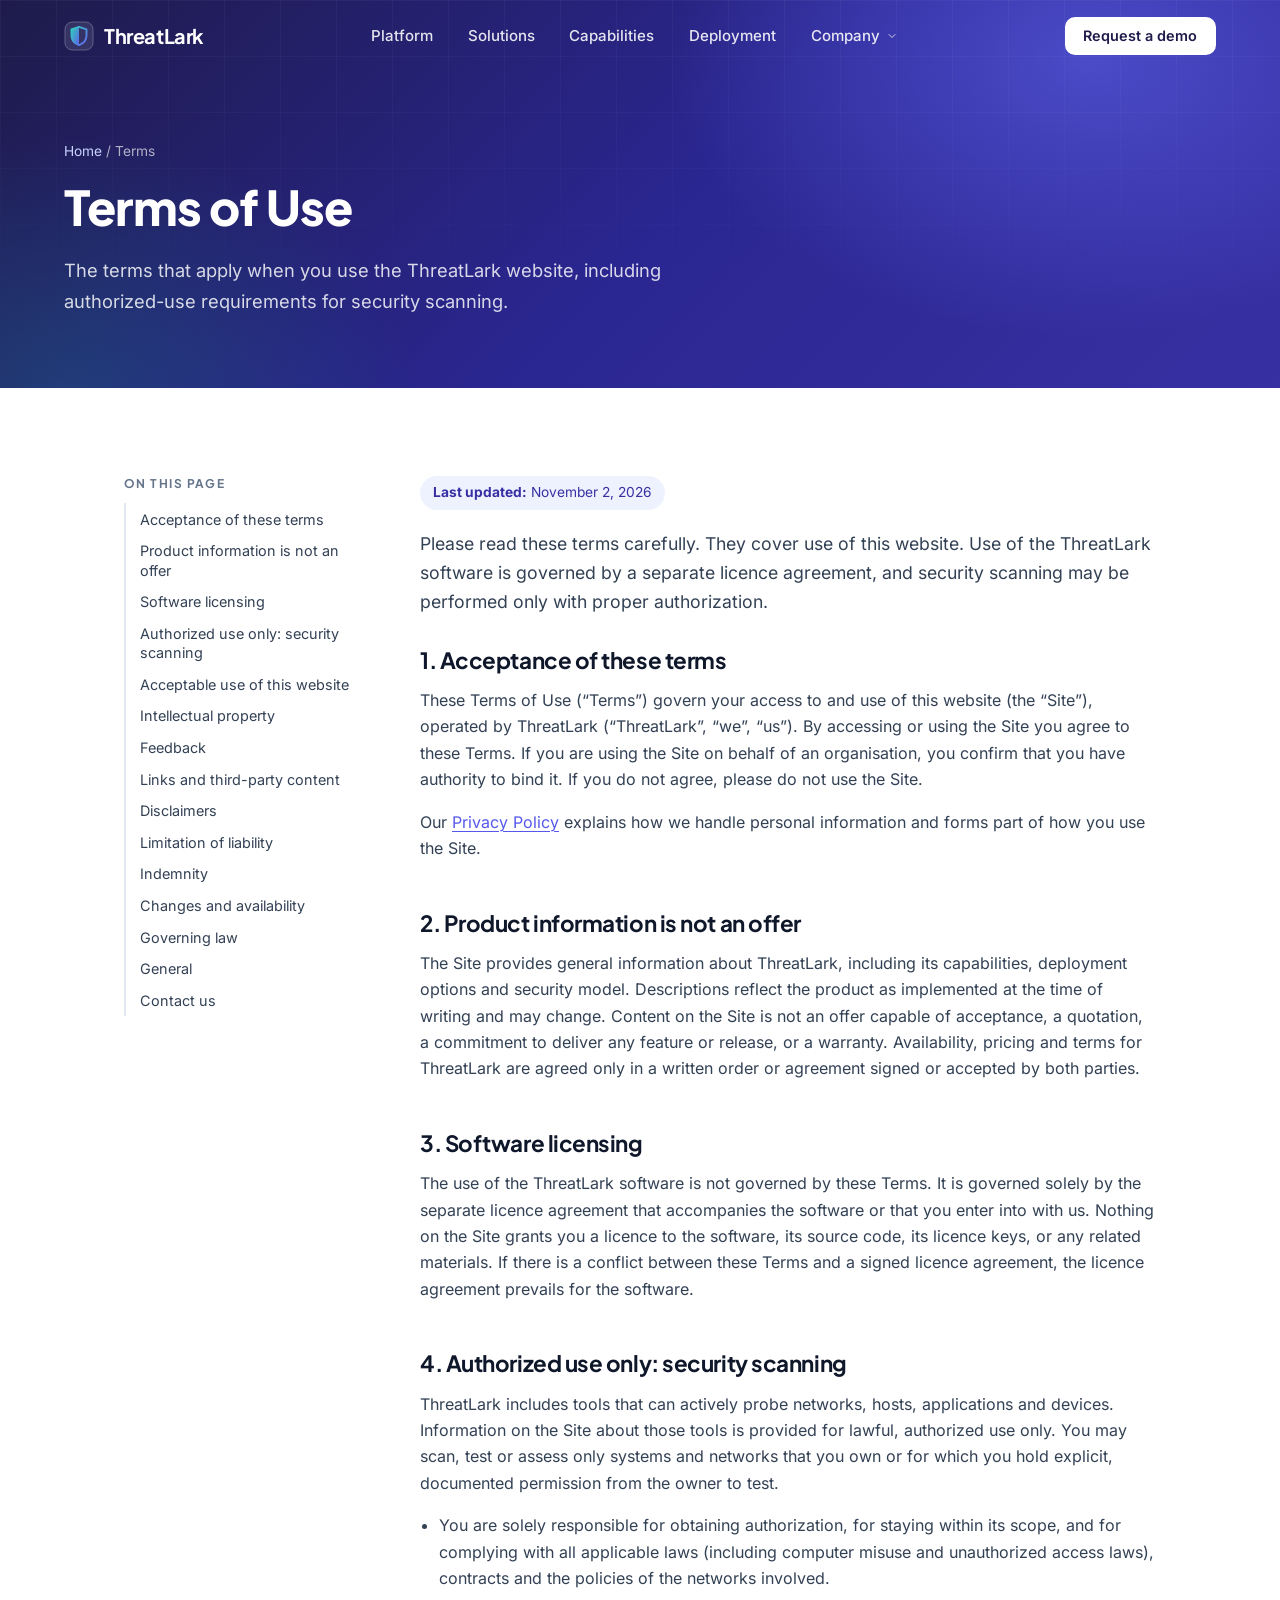
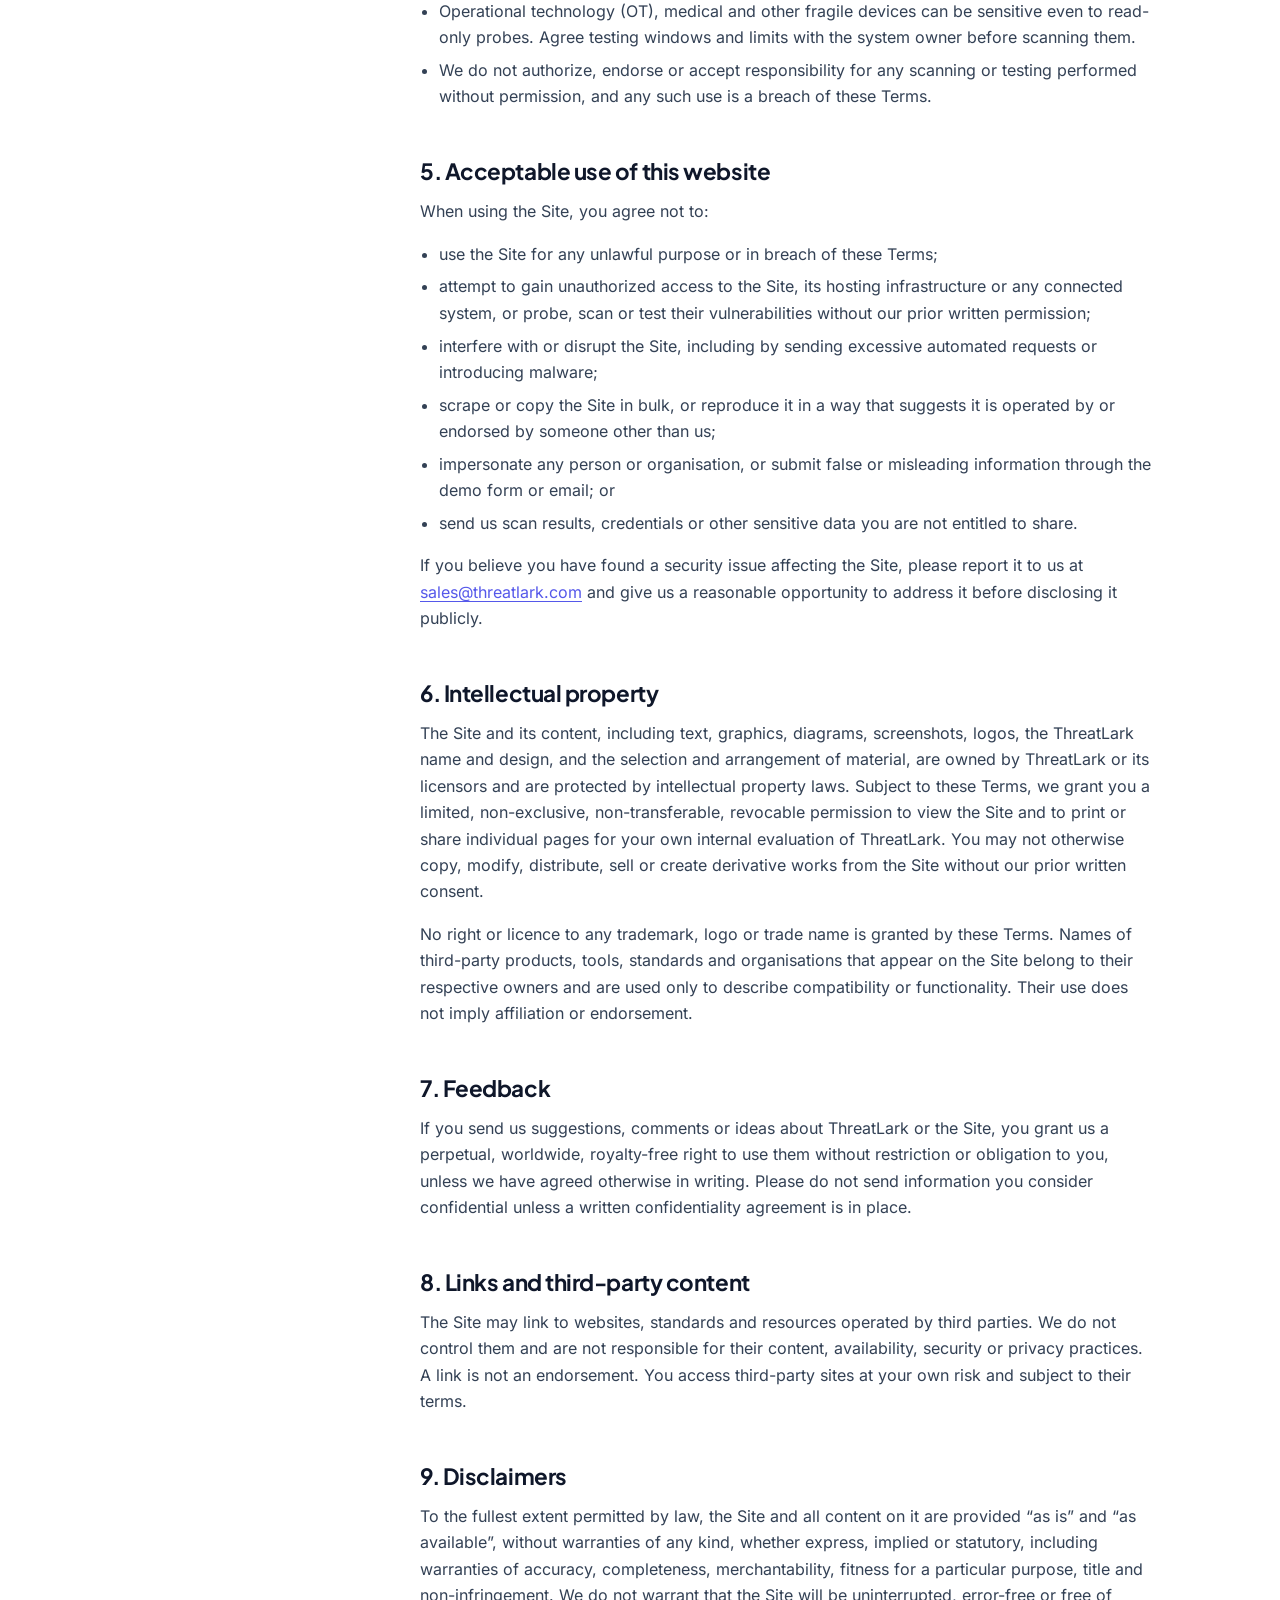
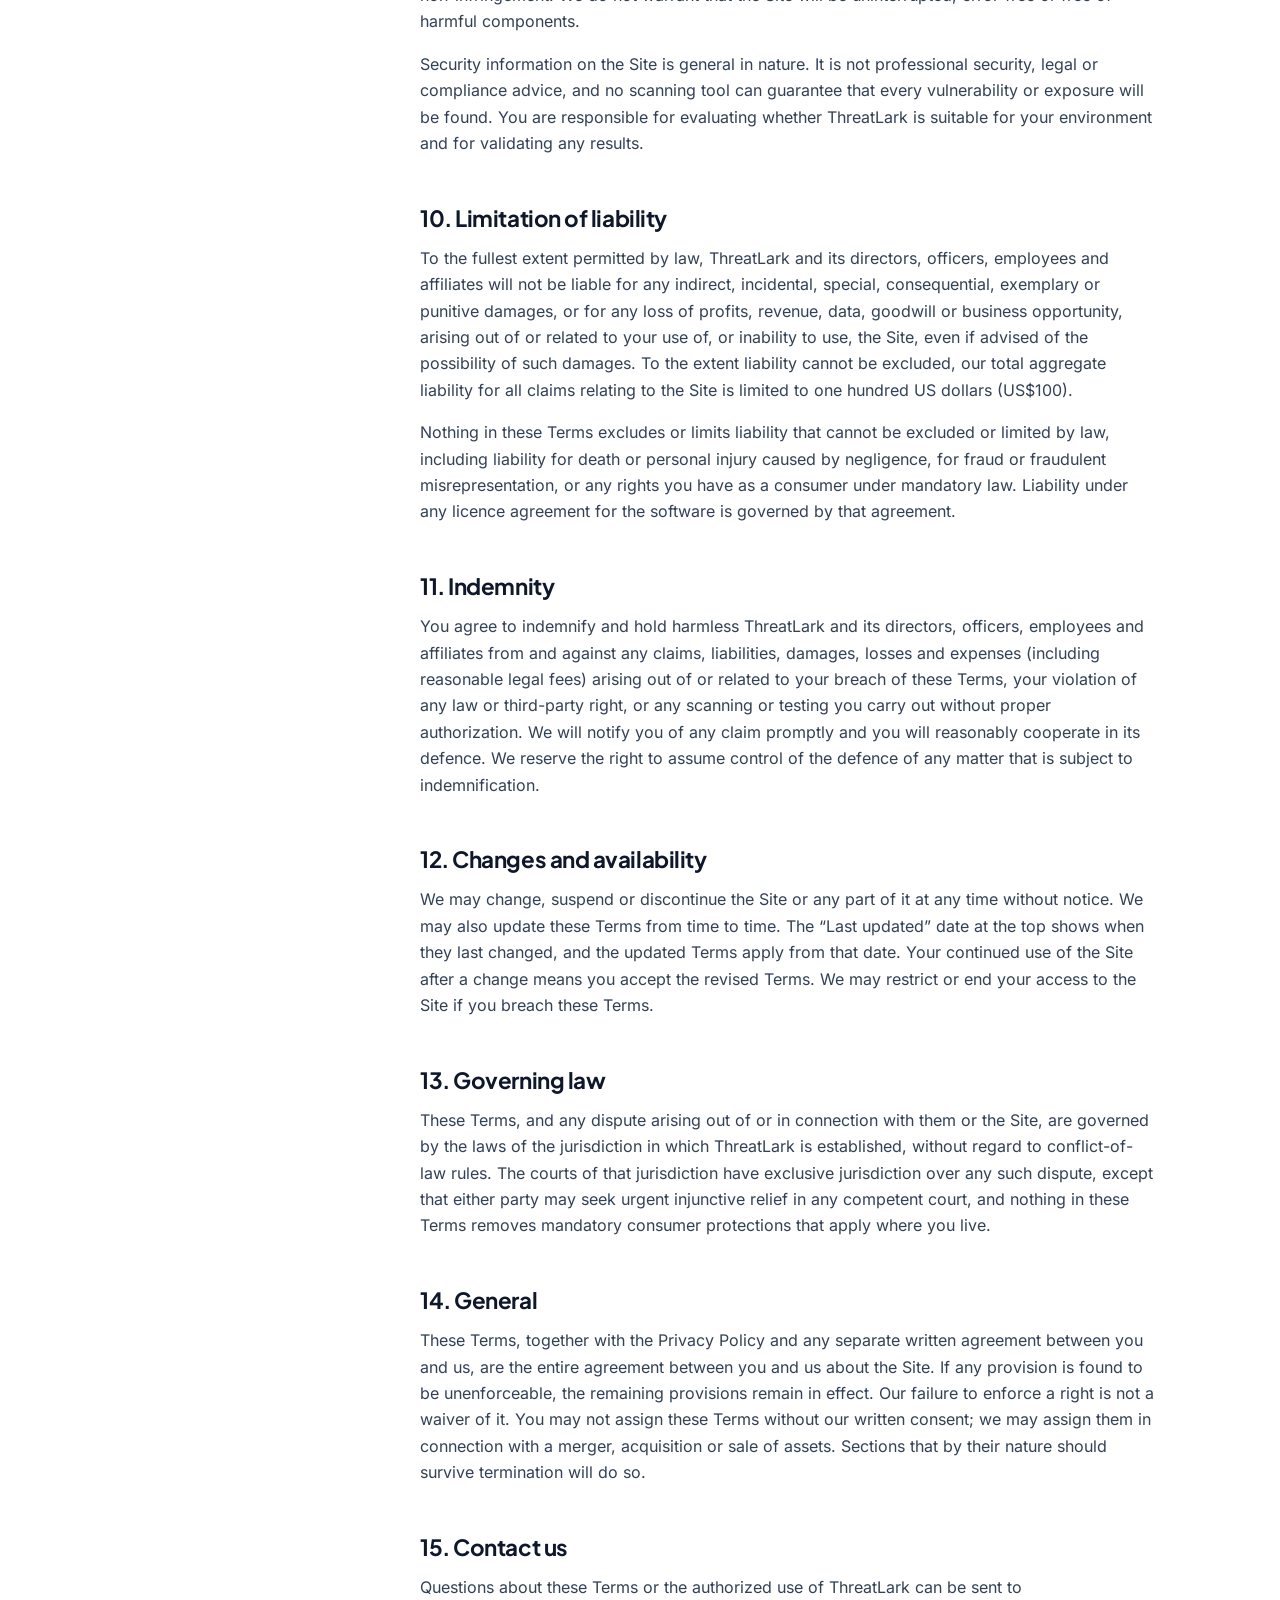
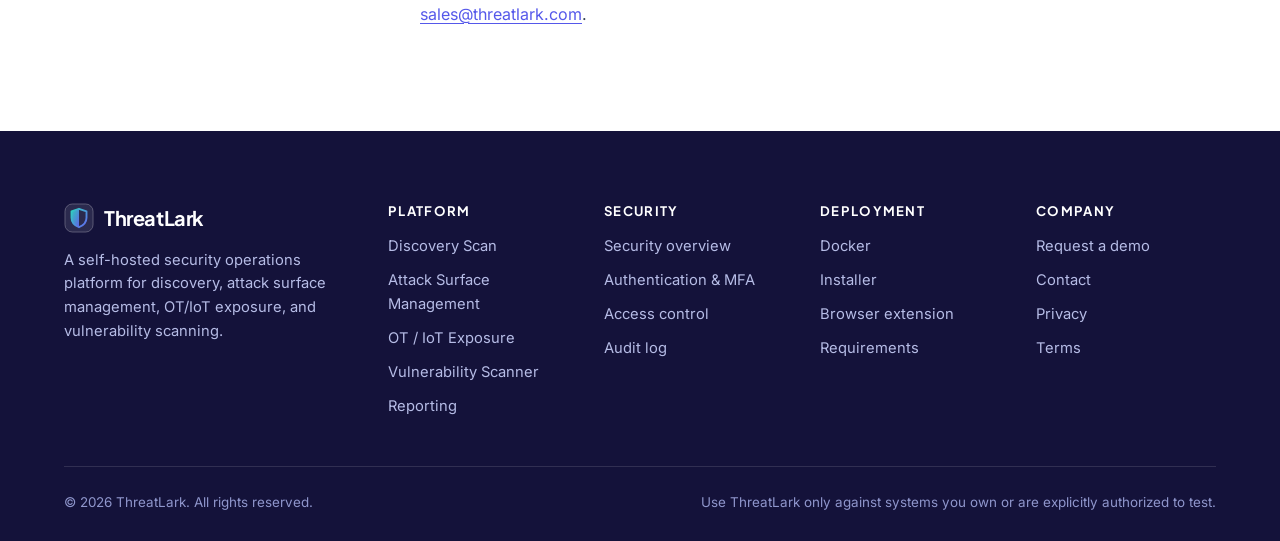
<file: terms.html>
<!doctype html>
<html lang="en" class="no-js">
<head>
<meta charset="utf-8">
<meta name="viewport" content="width=device-width,initial-scale=1">
<title>Terms of Use | ThreatLark</title>
<meta name="description" content="Terms of use for the ThreatLark website: acceptable use, intellectual property, authorized-use requirements for security scanning, disclaimers and limitation of liability.">
<meta name="theme-color" content="#1E1B4B">
<link rel="canonical" href="https://threatlark.com/terms.html">
<link rel="icon" href="favicon.svg" type="image/svg+xml">
<link rel="icon" href="assets/img/favicon-32.png" sizes="32x32" type="image/png">
<link rel="apple-touch-icon" href="assets/img/apple-touch-icon.png">
<meta property="og:type" content="website">
<meta property="og:site_name" content="ThreatLark">
<meta property="og:title" content="Terms of Use | ThreatLark">
<meta property="og:description" content="Terms of use for the ThreatLark website: acceptable use, intellectual property, authorized-use requirements for security scanning, disclaimers and limitation of liability.">
<meta property="og:url" content="https://threatlark.com/terms.html">
<meta property="og:image" content="https://threatlark.com/assets/img/og-image.png">
<meta property="og:image:width" content="1200">
<meta property="og:image:height" content="630">
<meta name="twitter:card" content="summary_large_image">
<meta name="twitter:title" content="Terms of Use | ThreatLark">
<meta name="twitter:description" content="Terms of use for the ThreatLark website: acceptable use, intellectual property, authorized-use requirements for security scanning, disclaimers and limitation of liability.">
<meta name="twitter:image" content="https://threatlark.com/assets/img/og-image.png">
<link rel="preload" href="assets/fonts/plus-jakarta-sans-latin-wght-normal.woff2" as="font" type="font/woff2" crossorigin>
<link rel="preload" href="assets/fonts/inter-latin-wght-normal.woff2" as="font" type="font/woff2" crossorigin>
<link rel="stylesheet" href="css/style.css">
<script>document.documentElement.className='js'</script>
</head>
<body>
<a class="skip" href="#main">Skip to content</a>
<header class="site-header">
  <div class="container nav">
    <a class="brand" href="index.html" aria-label="ThreatLark home"><svg width="30" height="30" viewBox="0 0 32 32" aria-hidden="true" focusable="false"><defs><linearGradient id="lg30" x1="0" y1="0" x2="1" y2="1"><stop offset="0" stop-color="#2DD4BF"/><stop offset="1" stop-color="#6366F1"/></linearGradient></defs><rect x="1" y="1" width="30" height="30" rx="8" fill="rgba(255,255,255,.1)" stroke="rgba(255,255,255,.28)"/><path d="M16 6.2 24 9v6.6c0 4.8-3.2 8.2-8 10.2-4.8-2-8-5.4-8-10.2V9z" fill="none" stroke="url(#lg30)" stroke-width="2" stroke-linejoin="round"/><path d="M16 6.2v19.6C11.2 23.8 8 20.4 8 15.6V9z" fill="url(#lg30)" opacity=".95"/></svg><span>ThreatLark</span></a>
    <nav aria-label="Primary">
      <ul class="nav-links" id="nav-links"><li><a href="platform.html">Platform</a></li><li><a href="index.html#solutions">Solutions</a></li><li><a href="index.html#capabilities">Capabilities</a></li><li><a href="deployment.html">Deployment</a></li><li class="has-menu"><button class="nav-trigger" type="button" aria-expanded="false" aria-haspopup="true" aria-controls="company-menu">Company <svg viewBox="0 0 24 24" fill="none" stroke="currentColor" stroke-width="1.7" stroke-linecap="round" stroke-linejoin="round" aria-hidden="true" focusable="false"><path d="m6 9 6 6 6-6"/></svg></button><ul class="submenu" id="company-menu"><li><a href="security.html">Security</a></li><li><a href="request-demo.html">Contact</a></li><li><a href="privacy.html">Privacy</a></li><li><a href="terms.html">Terms</a></li></ul></li><li class="mobile-cta"><a class="btn btn-white" href="request-demo.html">Request a demo</a></li></ul>
    </nav>
    <div class="nav-cta">
      <a class="btn btn-white btn-sm" href="request-demo.html">Request a demo</a>
      <button class="menu-toggle" type="button" aria-expanded="false" aria-controls="nav-links" aria-label="Open menu"><svg class="i-open" viewBox="0 0 24 24" fill="none" stroke="currentColor" stroke-width="1.7" stroke-linecap="round" stroke-linejoin="round" aria-hidden="true" focusable="false"><path d="M4 7h16M4 12h16M4 17h16"/></svg><svg class="i-close" viewBox="0 0 24 24" fill="none" stroke="currentColor" stroke-width="1.7" stroke-linecap="round" stroke-linejoin="round" aria-hidden="true" focusable="false"><path d="M6 6l12 12M18 6 6 18"/></svg></button>
    </div>
  </div>
</header>
<main id="main">
<section class="hero page-hero">
  <div class="container">
    <p class="crumbs"><a href="index.html">Home</a> / Terms</p>
    <h1>Terms of Use</h1>
    <p class="lead">The terms that apply when you use the ThreatLark website, including authorized-use requirements for security scanning.</p>
  </div>
</section>
<section class="section"><div class="container"><div class="legal-layout"><nav class="legal-toc" aria-label="On this page"><h2>On this page</h2><ol><li><a href="#accept">Acceptance of these terms</a></li><li><a href="#info">Product information is not an offer</a></li><li><a href="#licence">Software licensing</a></li><li><a href="#authorized">Authorized use only: security scanning</a></li><li><a href="#acceptable">Acceptable use of this website</a></li><li><a href="#ip">Intellectual property</a></li><li><a href="#feedback">Feedback</a></li><li><a href="#links">Links and third-party content</a></li><li><a href="#disclaimer">Disclaimers</a></li><li><a href="#liability">Limitation of liability</a></li><li><a href="#indemnity">Indemnity</a></li><li><a href="#changes">Changes and availability</a></li><li><a href="#law">Governing law</a></li><li><a href="#general">General</a></li><li><a href="#contact">Contact us</a></li></ol></nav><div class="prose legal"><p class="updated"><strong>Last updated:</strong> November 2, 2026</p><p class="lede">Please read these terms carefully. They cover use of this website. Use of the ThreatLark software is governed by a separate licence agreement, and security scanning may be performed only with proper authorization.</p><section id="accept"><h2>1. Acceptance of these terms</h2><p>These Terms of Use (&ldquo;Terms&rdquo;) govern your access to and use of this website (the &ldquo;Site&rdquo;), operated by ThreatLark (&ldquo;ThreatLark&rdquo;, &ldquo;we&rdquo;, &ldquo;us&rdquo;). By accessing or using the Site you agree to these Terms. If you are using the Site on behalf of an organisation, you confirm that you have authority to bind it. If you do not agree, please do not use the Site.</p>
<p>Our <a href="privacy.html">Privacy Policy</a> explains how we handle personal information and forms part of how you use the Site.</p></section><section id="info"><h2>2. Product information is not an offer</h2><p>The Site provides general information about ThreatLark, including its capabilities, deployment options and security model. Descriptions reflect the product as implemented at the time of writing and may change. Content on the Site is not an offer capable of acceptance, a quotation, a commitment to deliver any feature or release, or a warranty. Availability, pricing and terms for ThreatLark are agreed only in a written order or agreement signed or accepted by both parties.</p></section><section id="licence"><h2>3. Software licensing</h2><p>The use of the ThreatLark software is not governed by these Terms. It is governed solely by the separate licence agreement that accompanies the software or that you enter into with us. Nothing on the Site grants you a licence to the software, its source code, its licence keys, or any related materials. If there is a conflict between these Terms and a signed licence agreement, the licence agreement prevails for the software.</p></section><section id="authorized"><h2>4. Authorized use only: security scanning</h2><p>ThreatLark includes tools that can actively probe networks, hosts, applications and devices. Information on the Site about those tools is provided for lawful, authorized use only. You may scan, test or assess only systems and networks that you own or for which you hold explicit, documented permission from the owner to test.</p>
<ul><li>You are solely responsible for obtaining authorization, for staying within its scope, and for complying with all applicable laws (including computer misuse and unauthorized access laws), contracts and the policies of the networks involved.</li>
<li>Operational technology (OT), medical and other fragile devices can be sensitive even to read-only probes. Agree testing windows and limits with the system owner before scanning them.</li>
<li>We do not authorize, endorse or accept responsibility for any scanning or testing performed without permission, and any such use is a breach of these Terms.</li></ul></section><section id="acceptable"><h2>5. Acceptable use of this website</h2><p>When using the Site, you agree not to:</p>
<ul><li>use the Site for any unlawful purpose or in breach of these Terms;</li>
<li>attempt to gain unauthorized access to the Site, its hosting infrastructure or any connected system, or probe, scan or test their vulnerabilities without our prior written permission;</li>
<li>interfere with or disrupt the Site, including by sending excessive automated requests or introducing malware;</li>
<li>scrape or copy the Site in bulk, or reproduce it in a way that suggests it is operated by or endorsed by someone other than us;</li>
<li>impersonate any person or organisation, or submit false or misleading information through the demo form or email; or</li>
<li>send us scan results, credentials or other sensitive data you are not entitled to share.</li></ul>
<p>If you believe you have found a security issue affecting the Site, please report it to us at <a href="mailto:sales@threatlark.com">sales@threatlark.com</a> and give us a reasonable opportunity to address it before disclosing it publicly.</p></section><section id="ip"><h2>6. Intellectual property</h2><p>The Site and its content, including text, graphics, diagrams, screenshots, logos, the ThreatLark name and design, and the selection and arrangement of material, are owned by ThreatLark or its licensors and are protected by intellectual property laws. Subject to these Terms, we grant you a limited, non-exclusive, non-transferable, revocable permission to view the Site and to print or share individual pages for your own internal evaluation of ThreatLark. You may not otherwise copy, modify, distribute, sell or create derivative works from the Site without our prior written consent.</p>
<p>No right or licence to any trademark, logo or trade name is granted by these Terms. Names of third-party products, tools, standards and organisations that appear on the Site belong to their respective owners and are used only to describe compatibility or functionality. Their use does not imply affiliation or endorsement.</p></section><section id="feedback"><h2>7. Feedback</h2><p>If you send us suggestions, comments or ideas about ThreatLark or the Site, you grant us a perpetual, worldwide, royalty-free right to use them without restriction or obligation to you, unless we have agreed otherwise in writing. Please do not send information you consider confidential unless a written confidentiality agreement is in place.</p></section><section id="links"><h2>8. Links and third-party content</h2><p>The Site may link to websites, standards and resources operated by third parties. We do not control them and are not responsible for their content, availability, security or privacy practices. A link is not an endorsement. You access third-party sites at your own risk and subject to their terms.</p></section><section id="disclaimer"><h2>9. Disclaimers</h2><p>To the fullest extent permitted by law, the Site and all content on it are provided &ldquo;as is&rdquo; and &ldquo;as available&rdquo;, without warranties of any kind, whether express, implied or statutory, including warranties of accuracy, completeness, merchantability, fitness for a particular purpose, title and non-infringement. We do not warrant that the Site will be uninterrupted, error-free or free of harmful components.</p>
<p>Security information on the Site is general in nature. It is not professional security, legal or compliance advice, and no scanning tool can guarantee that every vulnerability or exposure will be found. You are responsible for evaluating whether ThreatLark is suitable for your environment and for validating any results.</p></section><section id="liability"><h2>10. Limitation of liability</h2><p>To the fullest extent permitted by law, ThreatLark and its directors, officers, employees and affiliates will not be liable for any indirect, incidental, special, consequential, exemplary or punitive damages, or for any loss of profits, revenue, data, goodwill or business opportunity, arising out of or related to your use of, or inability to use, the Site, even if advised of the possibility of such damages. To the extent liability cannot be excluded, our total aggregate liability for all claims relating to the Site is limited to one hundred US dollars (US$100).</p>
<p>Nothing in these Terms excludes or limits liability that cannot be excluded or limited by law, including liability for death or personal injury caused by negligence, for fraud or fraudulent misrepresentation, or any rights you have as a consumer under mandatory law. Liability under any licence agreement for the software is governed by that agreement.</p></section><section id="indemnity"><h2>11. Indemnity</h2><p>You agree to indemnify and hold harmless ThreatLark and its directors, officers, employees and affiliates from and against any claims, liabilities, damages, losses and expenses (including reasonable legal fees) arising out of or related to your breach of these Terms, your violation of any law or third-party right, or any scanning or testing you carry out without proper authorization. We will notify you of any claim promptly and you will reasonably cooperate in its defence. We reserve the right to assume control of the defence of any matter that is subject to indemnification.</p></section><section id="changes"><h2>12. Changes and availability</h2><p>We may change, suspend or discontinue the Site or any part of it at any time without notice. We may also update these Terms from time to time. The &ldquo;Last updated&rdquo; date at the top shows when they last changed, and the updated Terms apply from that date. Your continued use of the Site after a change means you accept the revised Terms. We may restrict or end your access to the Site if you breach these Terms.</p></section><section id="law"><h2>13. Governing law</h2><p>These Terms, and any dispute arising out of or in connection with them or the Site, are governed by the laws of the jurisdiction in which ThreatLark is established, without regard to conflict-of-law rules. The courts of that jurisdiction have exclusive jurisdiction over any such dispute, except that either party may seek urgent injunctive relief in any competent court, and nothing in these Terms removes mandatory consumer protections that apply where you live.</p></section><section id="general"><h2>14. General</h2><p>These Terms, together with the Privacy Policy and any separate written agreement between you and us, are the entire agreement between you and us about the Site. If any provision is found to be unenforceable, the remaining provisions remain in effect. Our failure to enforce a right is not a waiver of it. You may not assign these Terms without our written consent; we may assign them in connection with a merger, acquisition or sale of assets. Sections that by their nature should survive termination will do so.</p></section><section id="contact"><h2>15. Contact us</h2><p>Questions about these Terms or the authorized use of ThreatLark can be sent to <a href="mailto:sales@threatlark.com">sales@threatlark.com</a>.</p></section></div></div></div></section></main>
<footer class="site-footer">
  <div class="container">
    <div class="foot-grid">
      <div class="foot-brand">
        <a class="brand" href="index.html" aria-label="ThreatLark home"><svg width="30" height="30" viewBox="0 0 32 32" aria-hidden="true" focusable="false"><defs><linearGradient id="lg30" x1="0" y1="0" x2="1" y2="1"><stop offset="0" stop-color="#2DD4BF"/><stop offset="1" stop-color="#6366F1"/></linearGradient></defs><rect x="1" y="1" width="30" height="30" rx="8" fill="rgba(255,255,255,.1)" stroke="rgba(255,255,255,.28)"/><path d="M16 6.2 24 9v6.6c0 4.8-3.2 8.2-8 10.2-4.8-2-8-5.4-8-10.2V9z" fill="none" stroke="url(#lg30)" stroke-width="2" stroke-linejoin="round"/><path d="M16 6.2v19.6C11.2 23.8 8 20.4 8 15.6V9z" fill="url(#lg30)" opacity=".95"/></svg><span>ThreatLark</span></a>
        <p>A self-hosted security operations platform for discovery, attack surface management, OT/IoT exposure, and vulnerability scanning.</p>
      </div>
      <div><h4>Platform</h4><ul>
        <li><a href="platform.html#discovery">Discovery Scan</a></li>
        <li><a href="platform.html#asm">Attack Surface Management</a></li>
        <li><a href="platform.html#ot">OT / IoT Exposure</a></li>
        <li><a href="platform.html#vulnerability">Vulnerability Scanner</a></li>
        <li><a href="platform.html#reporting">Reporting</a></li></ul></div>
      <div><h4>Security</h4><ul>
        <li><a href="security.html">Security overview</a></li>
        <li><a href="security.html#authentication">Authentication &amp; MFA</a></li>
        <li><a href="security.html#access">Access control</a></li>
        <li><a href="security.html#audit">Audit log</a></li></ul></div>
      <div><h4>Deployment</h4><ul>
        <li><a href="deployment.html#docker">Docker</a></li>
        <li><a href="deployment.html#installer">Installer</a></li>
        <li><a href="deployment.html#extension">Browser extension</a></li>
        <li><a href="deployment.html#requirements">Requirements</a></li></ul></div>
      <div><h4>Company</h4><ul>
        <li><a href="request-demo.html">Request a demo</a></li>
        <li><a href="request-demo.html#contact">Contact</a></li>
        <li><a href="privacy.html">Privacy</a></li>
        <li><a href="terms.html">Terms</a></li></ul></div>
    </div>
    <div class="foot-bottom">
      <p>&copy; <span id="yr">2026</span> ThreatLark. All rights reserved.</p>
      <p>Use ThreatLark only against systems you own or are explicitly authorized to test.</p>
    </div>
  </div>
</footer>
<script src="js/main.js" defer></script>
</body>
</html>
</file>
<file: css/style.css>
/* ThreatLark marketing site: plain CSS, no build step */
@font-face{font-family:"Plus Jakarta Sans";src:url("../assets/fonts/plus-jakarta-sans-latin-wght-normal.woff2") format("woff2");font-weight:200 800;font-style:normal;font-display:swap}
@font-face{font-family:"Inter";src:url("../assets/fonts/inter-latin-wght-normal.woff2") format("woff2");font-weight:100 900;font-style:normal;font-display:swap}

:root{
  --indigo-950:#1E1B4B;--indigo-900:#25218A;--indigo-800:#3730A3;--indigo-700:#4338CA;
  --primary:#5558EA;--primary-hover:#4649D8;--primary-soft:#EEF0FF;
  --teal:#14B8A6;--teal-dark:#0F766E;--teal-soft:#E6F7F5;
  --ink:#0F172A;--ink-2:#334155;--ink-3:#64748B;
  --slate-50:#F8FAFC;--slate-100:#F1F5F9;--slate-200:#E2E8F0;--slate-300:#CBD5E1;
  --white:#fff;--danger:#E5484D;--amber:#F59E0B;--info:#38BDF8;
  --radius:12px;--radius-lg:18px;
  --shadow-sm:0 1px 2px rgba(15,23,42,.06),0 1px 3px rgba(15,23,42,.06);
  --shadow:0 4px 6px -1px rgba(15,23,42,.06),0 12px 28px -6px rgba(30,27,75,.14);
  --shadow-lg:0 24px 60px -12px rgba(30,27,75,.35);
  --font-body:"Inter",system-ui,-apple-system,"Segoe UI",Roboto,Helvetica,Arial,sans-serif;
  --font-head:"Plus Jakarta Sans","Inter",system-ui,-apple-system,"Segoe UI",sans-serif;
  --mono:ui-monospace,SFMono-Regular,Menlo,Consolas,"Liberation Mono",monospace;
  --container:1200px;
}
*,*::before,*::after{box-sizing:border-box}
html{scroll-behavior:smooth;-webkit-text-size-adjust:100%;scroll-padding-top:84px}
body{margin:0;font-family:var(--font-body);font-size:16px;line-height:1.65;color:var(--ink-2);background:#fff;-webkit-font-smoothing:antialiased}
img,svg{max-width:100%;display:block}
h1,h2,h3,h4{font-family:var(--font-head);color:var(--ink);line-height:1.15;margin:0 0 .5em;letter-spacing:-.02em}
h1{font-size:clamp(2.35rem,5.2vw,3.7rem);font-weight:800}
h2{font-size:clamp(1.75rem,3.2vw,2.5rem);font-weight:700}
h3{font-size:1.2rem;font-weight:700;letter-spacing:-.01em}
h4{font-size:1rem;font-weight:700}
p{margin:0 0 1em}
a{color:var(--primary);text-decoration-thickness:1px;text-underline-offset:3px}
a:hover{color:var(--indigo-800)}
:focus-visible{outline:3px solid var(--teal);outline-offset:3px;border-radius:6px}
code,kbd{font-family:var(--mono);font-size:.88em}
code{background:var(--slate-100);border:1px solid var(--slate-200);padding:.1em .4em;border-radius:6px;color:var(--indigo-800)}
.container{width:100%;max-width:var(--container);margin:0 auto;padding:0 24px}
.skip{position:absolute;left:-999px;top:8px;background:#fff;color:var(--indigo-950);padding:10px 16px;border-radius:8px;z-index:200;font-weight:600}
.skip:focus{left:12px}
.sr-only{position:absolute;width:1px;height:1px;overflow:hidden;clip:rect(0 0 0 0);white-space:nowrap}

/* ---------- Buttons ---------- */
.btn{display:inline-flex;align-items:center;justify-content:center;gap:.5rem;font:600 .95rem/1 var(--font-body);padding:.95rem 1.4rem;border-radius:10px;border:1px solid transparent;text-decoration:none;cursor:pointer;transition:background .15s,transform .15s,box-shadow .15s,color .15s;white-space:nowrap}
.btn:hover{transform:translateY(-1px)}
.btn-primary{background:var(--primary);color:#fff;box-shadow:0 8px 20px -8px rgba(85,88,234,.7)}
.btn-primary:hover{background:var(--primary-hover);color:#fff}
.btn-teal{background:var(--teal);color:#042F2C}
.btn-teal:hover{background:#2DD4BF;color:#042F2C}
.btn-white{background:#fff;color:var(--indigo-950)}
.btn-white:hover{background:var(--slate-100);color:var(--indigo-950)}
.btn-outline{background:transparent;color:var(--indigo-800);border-color:var(--slate-300)}
.btn-outline:hover{background:var(--slate-100);color:var(--indigo-950)}
.btn-ghost-light{background:rgba(255,255,255,.08);color:#fff;border-color:rgba(255,255,255,.3)}
.btn-ghost-light:hover{background:rgba(255,255,255,.16);color:#fff}
.btn-sm{padding:.7rem 1.1rem;font-size:.9rem}
.btn svg{width:1.05em;height:1.05em}
.link-arrow{display:inline-flex;align-items:center;gap:.35rem;font-weight:600;text-decoration:none;color:var(--primary)}
.link-arrow::after{content:"→";transition:transform .15s}
.link-arrow:hover::after{transform:translateX(3px)}

/* ---------- Header ---------- */
.site-header{position:fixed;inset:0 0 auto 0;z-index:100;transition:background .25s,box-shadow .25s,backdrop-filter .25s}
.site-header.scrolled,.site-header.open{background:rgba(30,27,75,.94);backdrop-filter:saturate(1.4) blur(12px);box-shadow:0 8px 24px -12px rgba(0,0,0,.5)}
.nav{display:flex;align-items:center;justify-content:space-between;height:72px;gap:24px}
.brand{display:flex;align-items:center;gap:10px;color:#fff;text-decoration:none;font:700 1.25rem/1 var(--font-head);letter-spacing:-.02em}
.brand:hover{color:#fff}
.brand svg{width:30px;height:30px;flex:none}
.nav-links{display:flex;align-items:center;gap:6px;list-style:none;margin:0;padding:0}
.nav-links>li{position:relative}
.nav-links a,.nav-links button.nav-trigger{display:inline-flex;align-items:center;gap:6px;color:rgba(255,255,255,.88);font:500 .94rem/1 var(--font-body);text-decoration:none;padding:.7rem .9rem;border-radius:8px;background:none;border:0;cursor:pointer}
.nav-links a:hover,.nav-links button.nav-trigger:hover,.nav-links a[aria-current="page"]{color:#fff;background:rgba(255,255,255,.1)}
.nav-trigger svg{width:12px;height:12px;transition:transform .2s}
.has-menu.open .nav-trigger svg{transform:rotate(180deg)}
.submenu{position:absolute;top:calc(100% + 6px);right:0;min-width:210px;list-style:none;margin:0;padding:8px;background:#fff;border-radius:12px;box-shadow:var(--shadow-lg);display:none}
.has-menu.open .submenu{display:block}
.submenu a{display:block;color:var(--ink-2)!important;padding:.65rem .8rem;border-radius:8px;font-weight:500}
.submenu a:hover{background:var(--slate-100)!important;color:var(--indigo-800)!important}
.nav-cta{display:flex;align-items:center;gap:12px}
.menu-toggle{display:none;width:44px;height:44px;border-radius:10px;border:1px solid rgba(255,255,255,.3);background:transparent;color:#fff;cursor:pointer;align-items:center;justify-content:center}
.menu-toggle svg{width:22px;height:22px}
.menu-toggle .i-close{display:none}
.site-header.open .menu-toggle .i-open{display:none}
.site-header.open .menu-toggle .i-close{display:block}

/* ---------- Hero ---------- */
.hero{position:relative;overflow:hidden;color:#fff;background:linear-gradient(135deg,#1E1B4B 0%,#2A2690 52%,#3730A3 100%);padding:150px 0 96px}
.hero::before{content:"";position:absolute;inset:0;background:radial-gradient(600px 400px at 85% 15%,rgba(99,102,241,.55),transparent 70%),radial-gradient(500px 360px at 5% 100%,rgba(20,184,166,.18),transparent 70%);pointer-events:none}
.hero::after{content:"";position:absolute;inset:0;background-image:linear-gradient(rgba(255,255,255,.04) 1px,transparent 1px),linear-gradient(90deg,rgba(255,255,255,.04) 1px,transparent 1px);background-size:56px 56px;-webkit-mask-image:linear-gradient(180deg,#000 0%,transparent 85%);mask-image:linear-gradient(180deg,#000 0%,transparent 85%);pointer-events:none}
.hero .container{position:relative;z-index:1}
.hero-grid{display:grid;grid-template-columns:minmax(0,1fr) minmax(0,1.08fr);gap:48px;align-items:center}
.hero h1{color:#fff;margin-bottom:.45em}
.hero .lead{font-size:1.14rem;color:rgba(255,255,255,.82);max-width:34em;margin-bottom:1.8rem}
.eyebrow{display:inline-flex;align-items:center;gap:8px;font:600 .78rem/1 var(--font-head);letter-spacing:.12em;text-transform:uppercase;color:#A5B4FC;margin-bottom:1.1rem}
.eyebrow .dot{width:8px;height:8px;border-radius:50%;background:var(--teal);box-shadow:0 0 0 4px rgba(20,184,166,.25)}
.hero-actions{display:flex;flex-wrap:wrap;gap:14px}
.hero-note{margin-top:1.6rem;font-size:.86rem;color:rgba(255,255,255,.62);display:flex;flex-wrap:wrap;gap:6px 18px}
.hero-note span{display:inline-flex;align-items:center;gap:7px}
.hero-note svg{width:15px;height:15px;color:var(--teal)}
.hero-visual{position:relative}
.hero-iso{width:100%;max-width:680px;margin:0 auto;display:block;filter:drop-shadow(0 30px 40px rgba(8,6,40,.45))}
.chrome i{width:9px;height:9px;border-radius:50%;background:#334155}
.chrome span{margin-left:8px;font:500 .7rem var(--mono);color:#94A3B8}
.pulse{animation:pulse 2.8s ease-in-out infinite;transform-box:fill-box;transform-origin:center}
.flow{stroke-dasharray:6 8;animation:flow 1.6s linear infinite}
@keyframes pulse{0%,100%{opacity:.35;transform:scale(1)}50%{opacity:1;transform:scale(1.35)}}
@keyframes flow{to{stroke-dashoffset:-28}}
@media (prefers-reduced-motion:reduce){*{animation:none!important;transition:none!important;scroll-behavior:auto!important}}

/* page hero (inner pages) */
.page-hero{padding:140px 0 72px}
.page-hero h1{font-size:clamp(2rem,4.2vw,3rem);max-width:18em}
.page-hero .lead{margin-bottom:0}
.crumbs{font-size:.86rem;color:rgba(255,255,255,.65);margin-bottom:1rem}
.crumbs a{color:#C7D2FE;text-decoration:none}
.crumbs a:hover{color:#fff;text-decoration:underline}

/* ---------- Sections ---------- */
section{position:relative}
.section{padding:88px 0}
.section-slate{background:var(--slate-100)}
.section-head{max-width:46rem;margin-bottom:2.6rem}
.section-head.center{margin-inline:auto;text-align:center}
.section-head p{font-size:1.08rem;color:var(--ink-3)}
.kicker{display:block;font:700 .78rem/1 var(--font-head);letter-spacing:.12em;text-transform:uppercase;color:var(--primary);margin-bottom:.9rem}
.grid{display:grid;gap:22px}
.grid>*,.feature-grid>*,.tab-panel>*,.contact-grid>*,.hero-grid>*{min-width:0}
.g2{grid-template-columns:repeat(2,minmax(0,1fr))}
.g3{grid-template-columns:repeat(3,minmax(0,1fr))}
.g4{grid-template-columns:repeat(4,minmax(0,1fr))}
.card{background:#fff;border:1px solid var(--slate-200);border-radius:var(--radius);box-shadow:var(--shadow-sm);padding:26px;transition:box-shadow .2s,transform .2s,border-color .2s}
.card:hover{box-shadow:var(--shadow);border-color:#C7D2FE}
.card h3{margin-bottom:.4em}
.card p{color:var(--ink-3);margin:0;font-size:.97rem}
.icon-box{width:44px;height:44px;border-radius:11px;display:grid;place-items:center;background:var(--primary-soft);color:var(--primary);margin-bottom:1rem}
.icon-box.teal{background:var(--teal-soft);color:var(--teal-dark)}
.icon-box svg{width:24px;height:24px}

/* value row */
.value-row{background:#fff;border-bottom:1px solid var(--slate-200);position:relative;z-index:2}
.value-grid{display:grid;grid-template-columns:repeat(4,minmax(0,1fr))}
.value-item{padding:38px 28px;display:flex;gap:16px;align-items:flex-start;border-left:1px solid var(--slate-200)}
.value-item:first-child{border-left:0;padding-left:0}
.value-item .ico{flex:none;width:40px;height:40px;color:var(--teal-dark)}
.value-item:nth-child(even) .ico{color:var(--primary)}
.value-item h3{margin:0 0 .25em;font-size:1.1rem}
.value-item p{margin:0;font-size:.92rem;color:var(--ink-3);line-height:1.55}

/* tabs */
.tabs-list{display:flex;flex-wrap:wrap;gap:8px;margin:0 0 2rem;padding:6px;background:#fff;border:1px solid var(--slate-200);border-radius:14px;width:fit-content;max-width:100%;box-shadow:var(--shadow-sm)}
.tab{font:600 .92rem/1 var(--font-body);color:var(--ink-2);background:transparent;border:0;border-radius:9px;padding:.8rem 1.15rem;cursor:pointer;transition:background .15s,color .15s}
.tab:hover{background:var(--slate-100)}
.tab[aria-selected="true"]{background:var(--primary);color:#fff;box-shadow:0 6px 14px -6px rgba(85,88,234,.8)}
.tab-panel{display:grid;grid-template-columns:minmax(0,.85fr) minmax(0,1.15fr);gap:48px;align-items:center}
.tab-panel[hidden]{display:none}
@media (min-width:1081px){.tab-panel{min-height:560px}}
.tab-panel h3{font-size:1.6rem;margin-bottom:.5em}
.tab-panel>div:first-child>p{color:var(--ink-3)}
.checks{list-style:none;margin:1.1rem 0 1.5rem;padding:0;display:grid;gap:.7rem}
.checks li{position:relative;padding-left:30px;color:var(--ink-2);font-size:.98rem;line-height:1.55}
.checks li::before{content:"";position:absolute;left:0;top:.2em;width:20px;height:20px;border-radius:50%;background:var(--teal-soft) url("data:image/svg+xml,%3Csvg xmlns='http://www.w3.org/2000/svg' viewBox='0 0 20 20'%3E%3Cpath d='M5.5 10.5l3 3 6-6.5' fill='none' stroke='%230F766E' stroke-width='2.2' stroke-linecap='round' stroke-linejoin='round'/%3E%3C/svg%3E") center/100% no-repeat}
.shot{background:#0B1020;border-radius:14px;overflow:hidden;border:1px solid #1E2547;box-shadow:var(--shadow-lg)}
.shot .chrome{display:flex;align-items:center;gap:6px;padding:10px 14px;background:#10173A;border-bottom:1px solid rgba(255,255,255,.07)}
.shot img{width:100%;height:auto}
.shot figcaption{padding:10px 14px;font-size:.78rem;color:#94A3B8;background:#0F1530;border-top:1px solid rgba(255,255,255,.07)}
figure{margin:0}
.diagram{background:linear-gradient(160deg,#1E1B4B,#2B2792);border-radius:14px;padding:22px;color:#E0E7FF;box-shadow:var(--shadow-lg);border:1px solid rgba(255,255,255,.1)}
.diagram svg{width:100%;height:auto}
.diagram .cap{margin:14px 0 0;font-size:.78rem;color:#A5B4FC}
.no-js .tab-panel[hidden]{display:grid}

/* chips */
.chips{display:flex;flex-wrap:wrap;gap:8px;margin:0;padding:0;list-style:none}
.chip{display:inline-flex;align-items:center;gap:7px;font:500 .8rem/1 var(--font-body);padding:.5rem .75rem;border-radius:999px;background:var(--slate-100);border:1px solid var(--slate-200);color:var(--ink-2)}
.chip.crit::before,.chip.high::before,.chip.med::before{content:"";width:7px;height:7px;border-radius:50%}
.chip.crit::before{background:var(--danger)}.chip.high::before{background:var(--amber)}.chip.med::before{background:var(--info)}
.diagram .chip{background:rgba(255,255,255,.08);border-color:rgba(255,255,255,.16);color:#E0E7FF}
.ot-groups{display:grid;grid-template-columns:repeat(2,minmax(0,1fr));gap:14px}
.ot-group{background:rgba(255,255,255,.06);border:1px solid rgba(255,255,255,.13);border-radius:10px;padding:12px 14px}
.ot-group h4{display:flex;justify-content:space-between;align-items:baseline;color:#fff;font-size:.82rem;margin:0 0 .6rem;letter-spacing:0}
.ot-group h4 b{font:700 .78rem var(--mono);color:#5EEAD4}
.ot-group .chips{gap:6px}
.ot-group .chip{font-size:.7rem;padding:.38rem .55rem}
.legend{display:flex;flex-wrap:wrap;gap:6px 16px;margin-top:14px;font-size:.74rem;color:#A5B4FC}
.legend span{display:inline-flex;align-items:center;gap:6px}
.legend i{width:8px;height:8px;border-radius:50%}

.head-row{display:flex;justify-content:space-between;align-items:end;gap:12px 24px;flex-wrap:wrap;max-width:none}
/* use-case cards */
.use-card .icon-box{margin-bottom:1.1rem}
.use-card{display:flex;flex-direction:column}
.use-card p{flex:1}
.use-card ul{margin:1rem 0 0;padding:0;list-style:none;display:flex;flex-wrap:wrap;gap:6px}
.use-card li{font-size:.72rem;font-weight:600;color:var(--indigo-800);background:var(--primary-soft);padding:.35rem .6rem;border-radius:6px}
.fineprint{margin-top:1.6rem;font-size:.84rem;color:var(--ink-3)}

/* security band */
.band{background:linear-gradient(135deg,#1E1B4B,#3730A3);color:#fff;padding:72px 0}
.band h2{color:#fff;text-align:center;margin-bottom:2.4rem}
.band-grid{display:grid;grid-template-columns:repeat(6,minmax(0,1fr));gap:18px}
.badge{text-align:center;padding:10px 6px}
.badge .b-ico{width:56px;height:56px;margin:0 auto 14px;border-radius:50%;display:grid;place-items:center;background:rgba(255,255,255,.1);border:1px solid rgba(255,255,255,.22);color:#fff}
.badge .b-ico svg{width:26px;height:26px}
.badge h3{color:#fff;font-size:1rem;margin-bottom:.35em}
.badge p{margin:0;font-size:.82rem;color:#C7D2FE;line-height:1.5}
.band-foot{text-align:center;margin-top:2.2rem}

/* deploy cards */
.deploy-card{display:flex;flex-direction:column;height:100%}
.deploy-card p{flex:1}
.tag{display:inline-block;align-self:flex-start;font:600 .7rem var(--font-head);letter-spacing:.06em;text-transform:uppercase;padding:.35rem .6rem;border-radius:6px;background:var(--teal-soft);color:var(--teal-dark);margin-bottom:.9rem}

/* CTA */
.cta-wrap{padding:88px 0}
.cta-card{border-radius:20px;padding:56px;background:radial-gradient(500px 280px at 90% 0%,rgba(20,184,166,.28),transparent 70%),linear-gradient(120deg,#2B2792,#4338CA 60%,#5558EA);color:#fff;display:flex;gap:32px;justify-content:space-between;align-items:center;box-shadow:var(--shadow-lg)}
.cta-card h2{color:#fff;margin-bottom:.3em}
.cta-card p{margin:0;color:#E0E7FF;max-width:36rem;font-size:1.05rem}

/* footer */
.site-footer{background:#14123A;color:#B6BCE6;padding:72px 0 28px;font-size:.92rem}
.foot-grid{display:grid;grid-template-columns:1.6fr repeat(4,1fr);gap:36px}
.site-footer h4{color:#fff;font-size:.82rem;letter-spacing:.1em;text-transform:uppercase;margin-bottom:1rem}
.site-footer ul{list-style:none;margin:0;padding:0;display:grid;gap:.6rem}
.site-footer a{color:#B6BCE6;text-decoration:none}
.site-footer .brand{color:#fff}
.site-footer a:hover{color:#fff;text-decoration:underline}
.foot-brand p{margin:1rem 0 0;max-width:22rem;line-height:1.6}
.foot-bottom{margin-top:48px;padding-top:24px;border-top:1px solid rgba(255,255,255,.12);display:flex;flex-wrap:wrap;gap:12px 24px;justify-content:space-between;font-size:.84rem;color:#8F96CC}
.foot-bottom p{margin:0}

/* ---------- Content pages ---------- */
.subnav{position:sticky;top:72px;z-index:50;background:rgba(255,255,255,.96);backdrop-filter:blur(8px);border-bottom:1px solid var(--slate-200)}
.subnav ul{display:flex;gap:4px;list-style:none;margin:0;padding:10px 0;overflow-x:auto;scrollbar-width:thin}
.subnav a{display:block;white-space:nowrap;font-size:.85rem;font-weight:600;color:var(--ink-2);text-decoration:none;padding:.5rem .7rem;border-radius:8px}
.subnav a:hover,.subnav a.active{background:var(--primary-soft);color:var(--indigo-800)}
.feature{padding:72px 0;border-bottom:1px solid var(--slate-200)}
.feature:nth-of-type(even){background:var(--slate-50)}
.feature-grid{display:grid;grid-template-columns:minmax(0,1fr) minmax(0,1fr);gap:56px;align-items:center}
.feature-grid.flip .feature-copy{order:2}
.feature h2{font-size:clamp(1.6rem,2.8vw,2.1rem)}
.feature .lead-sm{font-size:1.06rem;color:var(--ink-3)}
.facts{display:grid;grid-template-columns:repeat(3,minmax(0,1fr));gap:12px;margin:1.4rem 0}
.fact{background:#fff;border:1px solid var(--slate-200);border-radius:10px;padding:14px 16px}
.fact b{display:block;font:800 1.5rem/1.1 var(--font-head);color:var(--indigo-800)}
.fact span{font-size:.8rem;color:var(--ink-3);line-height:1.3;display:block;margin-top:4px}
.side-card{background:#fff;border:1px solid var(--slate-200);border-radius:var(--radius);padding:22px;box-shadow:var(--shadow-sm)}
.side-card h4{margin-bottom:.7rem}
.tbl{width:100%;border-collapse:collapse;font-size:.92rem;background:#fff;border:1px solid var(--slate-200);border-radius:12px;overflow:hidden;box-shadow:var(--shadow-sm)}
.tbl th,.tbl td{padding:.8rem 1rem;text-align:left;border-bottom:1px solid var(--slate-200);vertical-align:top}
.tbl th{background:var(--slate-100);font-size:.76rem;text-transform:uppercase;letter-spacing:.08em;color:var(--ink-3)}
.tbl tr:last-child td{border-bottom:0}
.tbl td:first-child{font-weight:600;color:var(--ink);white-space:nowrap}
.tbl-wrap{overflow-x:auto;border-radius:12px}
.pipeline{display:flex;flex-wrap:wrap;gap:6px;margin:1rem 0 0;padding:0;list-style:none;counter-reset:s}
.pipeline li{counter-increment:s;font:500 .78rem var(--mono);padding:.4rem .6rem;border-radius:6px;background:#fff;border:1px solid var(--slate-200);color:var(--indigo-800)}
.pipeline li::before{content:counter(s) ".";color:var(--ink-3);margin-right:.35rem}
pre.code{background:#0F1330;color:#E0E7FF;border-radius:12px;padding:18px 20px;overflow-x:auto;font:.86rem/1.7 var(--mono);margin:1rem 0;border:1px solid #232A5C}
pre.code .c{color:#7C86C9}
.callout{border-left:4px solid var(--teal);background:var(--teal-soft);padding:16px 20px;border-radius:0 10px 10px 0;color:#134E4A;font-size:.95rem;margin:1.4rem 0}
.callout.warn{border-color:var(--amber);background:#FFFBEB;color:#78350F}
.prose{max-width:46rem}
.prose h2{font-size:1.5rem;margin-top:2em}
.prose ul{padding-left:1.2em}
.prose li{margin-bottom:.4em}

/* forms */
.form-card{background:#fff;border:1px solid var(--slate-200);border-radius:var(--radius-lg);padding:34px;box-shadow:var(--shadow)}
.field{margin-bottom:18px}
.field label,.field legend{display:block;font-weight:600;font-size:.9rem;color:var(--ink);margin-bottom:.45rem;padding:0}
.field input[type=text],.field input[type=email],.field select,.field textarea{width:100%;font:inherit;color:var(--ink);padding:.8rem .95rem;border:1px solid var(--slate-300);border-radius:10px;background:#fff;transition:border-color .15s,box-shadow .15s}
.field textarea{min-height:130px;resize:vertical}
.field input:focus,.field select:focus,.field textarea:focus{outline:none;border-color:var(--primary);box-shadow:0 0 0 4px rgba(99,102,241,.2)}
.field-row{display:grid;grid-template-columns:1fr 1fr;gap:16px}
fieldset.field{border:0;padding:0;margin:0 0 18px}
.checkgrid{display:grid;grid-template-columns:1fr 1fr;gap:8px 16px}
.checkgrid label{display:flex;gap:8px;align-items:center;font-weight:500;font-size:.92rem;margin:0}
.checkgrid input{width:18px;height:18px;accent-color:var(--primary)}
.hint{font-size:.82rem;color:var(--ink-3);margin-top:.5rem}
.steps{counter-reset:st;list-style:none;margin:1.2rem 0 0;padding:0;display:grid;gap:18px}
.steps li{counter-increment:st;position:relative;padding-left:48px}
.steps li::before{content:counter(st);position:absolute;left:0;top:0;width:34px;height:34px;border-radius:50%;background:var(--primary-soft);color:var(--primary);font:700 .95rem/34px var(--font-head);text-align:center}
.steps b{display:block;color:var(--ink)}
.contact-grid{display:grid;grid-template-columns:minmax(0,1.15fr) minmax(0,.85fr);gap:48px;align-items:start}

/* 404 */
.notfound{min-height:100vh;display:grid;place-items:center;text-align:center;padding:120px 24px 60px}
.notfound h1{font-size:clamp(4rem,12vw,8rem);margin:0;background:linear-gradient(120deg,#A5B4FC,#5EEAD4);-webkit-background-clip:text;background-clip:text;color:transparent}
.notfound p{color:#C7D2FE;max-width:30rem;margin:0 auto 1.6rem}

/* ---------- Responsive ---------- */
@media (max-width:1080px){
  .hero-grid{grid-template-columns:1fr;gap:36px}
  .hero-visual{max-width:640px;margin:0 auto;width:100%}
  .g4{grid-template-columns:repeat(2,minmax(0,1fr))}
  .value-grid{grid-template-columns:repeat(2,minmax(0,1fr))}
  .value-item:nth-child(3){border-left:0;padding-left:0}
  .value-item:nth-child(n+3){border-top:1px solid var(--slate-200)}
  .band-grid{grid-template-columns:repeat(3,minmax(0,1fr));gap:26px}
  .foot-grid{grid-template-columns:1fr 1fr 1fr}
  .foot-brand{grid-column:1/-1}
  .tab-panel,.feature-grid,.contact-grid{grid-template-columns:1fr;gap:32px}
  .feature-grid.flip .feature-copy{order:0}
  .cta-card{flex-direction:column;align-items:flex-start;padding:40px}
}
@media (max-width:900px){
  .menu-toggle{display:inline-flex}
  .nav-cta .btn{display:none}
  .nav-links{position:absolute;top:72px;left:0;right:0;flex-direction:column;align-items:stretch;gap:2px;background:#1E1B4B;padding:12px 20px 24px;display:none;max-height:calc(100vh - 72px);overflow-y:auto;border-top:1px solid rgba(255,255,255,.1)}
  .site-header.open .nav-links{display:flex}
  .nav-links a,.nav-links button.nav-trigger{width:100%;padding:.95rem .8rem;font-size:1rem;justify-content:space-between}
  .submenu{position:static;display:none;background:rgba(255,255,255,.06);box-shadow:none;margin:2px 0 6px 10px;min-width:0}
  .submenu a{color:#E0E7FF!important}
  .submenu a:hover{background:rgba(255,255,255,.1)!important;color:#fff!important}
  .nav-links .mobile-cta{display:block;margin-top:10px}
  .nav-links .mobile-cta a.btn-white{background:#fff;color:var(--indigo-950);justify-content:center;font-weight:600}
  .nav-links .mobile-cta .btn{display:flex;width:100%}
}
@media (min-width:901px){.mobile-cta{display:none}}
@media (max-width:760px){
  .section{padding:64px 0}
  .hero{padding:118px 0 64px}
  .page-hero{padding:112px 0 48px}
  .g2,.g3,.g4{grid-template-columns:1fr}
  .value-grid{grid-template-columns:1fr}
  .value-item,.value-item:first-child{border-left:0;padding:24px 0;border-top:1px solid var(--slate-200)}
  .value-item:first-child{border-top:0}
    .hero-iso{max-width:420px;margin:0 auto}
  .tabs-list{width:100%}
  .tab{padding:.7rem .85rem;font-size:.88rem}
  .band-grid{grid-template-columns:repeat(2,minmax(0,1fr))}
  .foot-grid{grid-template-columns:1fr 1fr}
  .facts{grid-template-columns:1fr 1fr}
  .ot-groups{grid-template-columns:1fr}
  .field-row,.checkgrid{grid-template-columns:1fr}
  .cta-card{padding:32px 24px}
  .form-card{padding:24px 20px}
  .tbl td:first-child{white-space:normal}
}
@media (max-width:420px){.btn{white-space:normal}.hero-actions .btn{width:100%}.foot-grid{grid-template-columns:1fr}.band-grid{grid-template-columns:1fr 1fr}}

/* ---------- Screenshot zoom hint + gallery ---------- */
.zoom{position:relative;display:block;cursor:zoom-in;line-height:0;outline-offset:-3px}
.zoom img{transition:transform .35s ease,filter .25s}
.zoom:hover img{filter:brightness(1.06)}
.zoom:focus-visible{outline:3px solid var(--teal)}
.zoom-badge{position:absolute;top:10px;right:10px;display:inline-flex;align-items:center;gap:6px;height:32px;min-width:32px;padding:0 9px;border-radius:999px;background:rgba(8,12,32,.78);color:#fff;border:1px solid rgba(255,255,255,.28);backdrop-filter:blur(4px);line-height:1;font:600 .72rem var(--font-body);transition:background .2s,transform .2s}
.zoom-badge svg{width:15px;height:15px;flex:none}
.zoom-badge b{font-weight:600;max-width:0;overflow:hidden;white-space:nowrap;transition:max-width .25s ease}
.zoom:hover .zoom-badge,.zoom:focus-visible .zoom-badge{background:var(--teal);color:#06231F;border-color:transparent}
.zoom:hover .zoom-badge b,.zoom:focus-visible .zoom-badge b{max-width:60px}
@media (hover:none){.zoom-badge b{display:none}}

.gallery{margin:0 auto 3.2rem;max-width:1040px}
.gallery .g-main .shot{margin:0}
.gallery.is-js .g-item[hidden]{display:none}
.g-thumbs{display:grid;grid-template-columns:repeat(3,minmax(0,1fr));gap:14px;margin-top:16px}
.g-thumb{appearance:none;font:inherit;text-align:left;cursor:pointer;background:#fff;border:2px solid var(--slate-200);border-radius:12px;padding:6px 6px 8px;display:block;color:var(--ink-2);transition:border-color .2s,box-shadow .2s,transform .2s}
.g-thumb img{display:block;width:100%;height:auto;border-radius:7px;border:1px solid #1E2547;background:#0B1020}
.g-thumb span{display:block;margin-top:7px;font:600 .82rem var(--font-body);padding:0 3px}
.g-thumb:hover{transform:translateY(-2px);border-color:#A5B4FC}
.g-thumb[aria-pressed="true"]{border-color:var(--teal);box-shadow:0 0 0 3px rgba(20,184,166,.18)}
.g-thumb:focus-visible{outline:3px solid var(--primary);outline-offset:2px}
@media (max-width:640px){.g-thumbs{gap:8px}.g-thumb{padding:4px 4px 6px}.g-thumb span{font-size:.72rem}}

/* ---------- Lightbox ---------- */
html.lb-open,html.lb-open body{overflow:hidden}
.lb{position:fixed;inset:0;z-index:1000;display:flex;align-items:center;justify-content:center;padding:56px 16px 16px}
.lb[hidden]{display:none}
.lb-backdrop{position:absolute;inset:0;background:rgba(3,6,20,.95);animation:lbfade .2s ease}
.lb-fig{position:relative;margin:0;max-width:min(100%,1568px);max-height:100%;display:flex;flex-direction:column;align-items:center;gap:12px;animation:lbpop .22s ease}
.lb-img{display:block;max-width:100%;max-height:calc(100vh - 56px - 16px - 64px);max-height:calc(100dvh - 56px - 16px - 64px);width:auto;height:auto;object-fit:contain;border-radius:10px;background:#0B1020;box-shadow:0 30px 80px rgba(0,0,0,.6);border:1px solid rgba(255,255,255,.14)}
.lb-cap{margin:0;color:#E2E8F0;font-size:.92rem;text-align:center;max-width:60rem;line-height:1.4}
.lb-cap small{display:none;color:#94A3B8;margin-top:2px}
.lb-close{position:absolute;top:10px;right:10px;z-index:2;width:44px;height:44px;border-radius:50%;display:inline-flex;align-items:center;justify-content:center;background:rgba(255,255,255,.14);color:#fff;border:1px solid rgba(255,255,255,.35);cursor:pointer;transition:background .2s,transform .2s}
.lb-close:hover{background:#fff;color:#0B1020;transform:scale(1.06)}
.lb-close:focus-visible{outline:3px solid var(--teal);outline-offset:2px}
.lb-close svg{width:22px;height:22px}
@keyframes lbfade{from{opacity:0}to{opacity:1}}
@keyframes lbpop{from{opacity:0;transform:scale(.97)}to{opacity:1;transform:none}}
@media (max-width:760px){.lb{padding:60px 8px 12px}.lb-cap small{display:block}.lb-img{border-radius:6px}}

/* ---------- Legal pages ---------- */
.legal-layout{display:grid;grid-template-columns:240px minmax(0,46rem);gap:56px;align-items:start;justify-content:center}
.legal-toc{position:sticky;top:96px;font-size:.9rem}
.legal-toc h2{font:700 .75rem var(--font-head);letter-spacing:.12em;text-transform:uppercase;color:var(--ink-3);margin:0 0 .8rem}
.legal-toc ol{list-style:none;margin:0;padding:0;border-left:2px solid var(--slate-200)}
.legal-toc li{margin:0}
.legal-toc a{display:block;padding:.38rem .9rem;color:var(--ink-2);text-decoration:none;border-left:2px solid transparent;margin-left:-2px;line-height:1.35}
.legal-toc a:hover{color:var(--primary);border-left-color:var(--primary)}
.legal .updated{display:inline-block;margin:0 0 1.2rem;padding:.35rem .8rem;border-radius:999px;background:#EEF2FF;color:#3730A3;font-size:.86rem}
.legal .lede{font-size:1.1rem;color:var(--ink-2);margin-bottom:2rem}
.legal section{scroll-margin-top:96px}
.legal h2{font-size:1.4rem;margin:2.2em 0 .6em}
.legal section:first-of-type h2{margin-top:0}
.legal h3{font-size:1.02rem;margin:1.5em 0 .4em}
@media (max-width:900px){.legal-layout{grid-template-columns:1fr;gap:24px}.legal-toc{position:static;background:var(--slate-50);border:1px solid var(--slate-200);border-radius:12px;padding:16px 18px}.legal-toc ol{border-left:0;columns:1}.legal-toc a{border-left:0;margin-left:0;padding:.3rem 0}}
</file>
